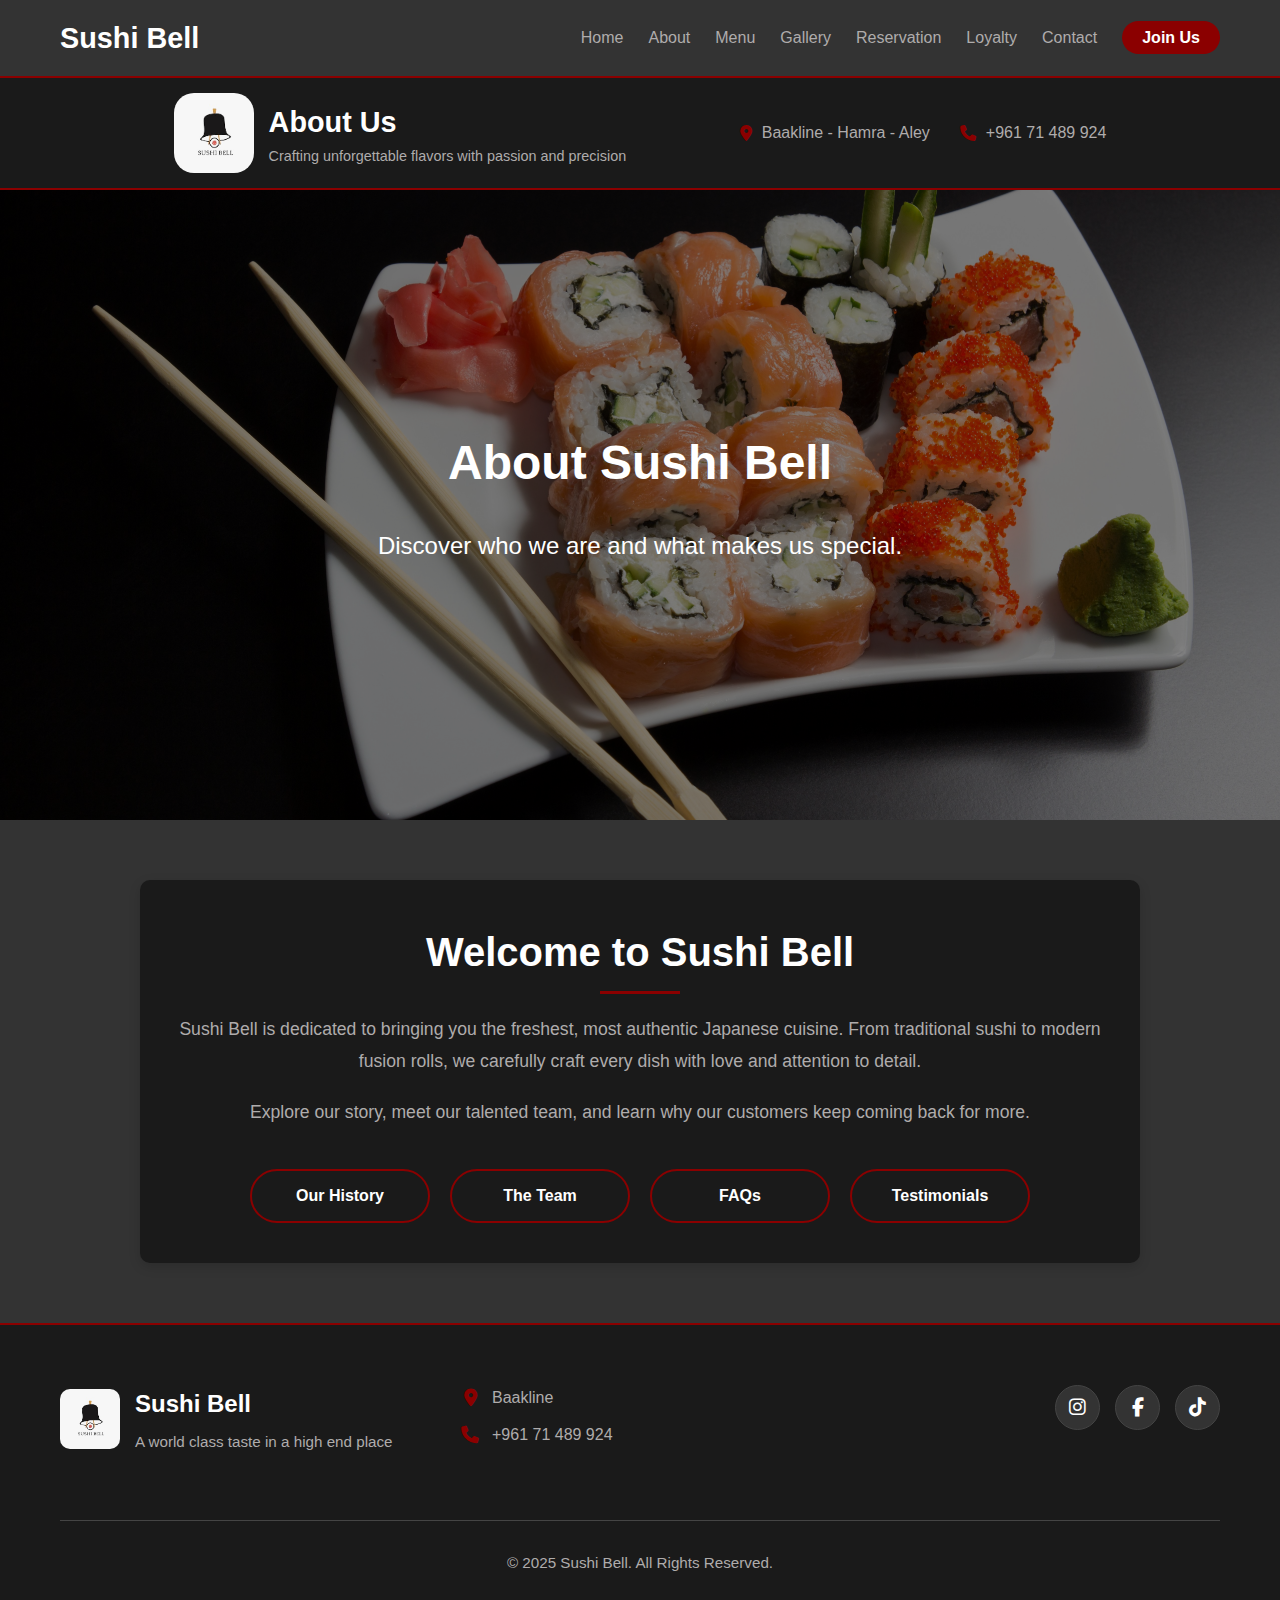
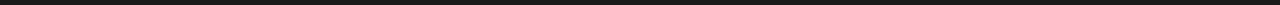
<file: about.html>
<!DOCTYPE html>
<html lang="en">
<head>
    <meta charset="UTF-8">
    <meta name="viewport" content="width=device-width, initial-scale=1.0">
    <title>About - Sushi Bell</title>
    <link rel="icon" type="image/png" href="images/favicon.png">
    <link rel="stylesheet" href="CSS/styles.css">
    <link rel="stylesheet" href="CSS/about.css">
     <link rel="stylesheet" href="https://cdnjs.cloudflare.com/ajax/libs/font-awesome/6.4.0/css/all.min.css">
    <script src="https://ajax.googleapis.com/ajax/libs/jquery/3.7.1/jquery.min.js"></script>
</head>
<body>
  
   <header class="site-header">
    <nav class="navbar">
      <div class="logo"><h2>Sushi Bell</h2></div>

      <ul class="nav-links">
        <li><a href="index.html">Home</a></li>

        <li class="dropdown">
          <a href="about.html">About</a>
          <ul class="dropdown-menu">
            <li><a href="history.html">Our History</a></li>
            <li><a href="team.html">The Team</a></li>
            <li><a href="faq.html">FAQs</a></li>
            <li><a href="testimonials.html">Testimonials</a></li>
          </ul>
        </li>

        <li><a href="menu.html">Menu</a></li>
        <li><a href="gallery.html">Gallery</a></li>
        <li><a href="reservation.html">Reservation</a></li>
        <li><a href="loyalty.html">Loyalty</a></li>
        <li><a href="contact.html">Contact</a></li>
        <li><a href="careers.html" class="order-btn">Join Us</a></li>
      </ul>

      <div class="hamburger">
        <span></span><span></span><span></span>
      </div>
    </nav>
  </header>

  <header>
    <div class="container">
      <div class="header-content">
        <div class="logo">
          <img src="imgs/sushi-bell-logo-print-1.jpeg" alt="sushi bell logo">
          <div class="logo-text">
           <h1>About Us</h1>
<p>Crafting unforgettable flavors with passion and precision</p>

          </div>
        </div>

        <div class="contact-info">
          <div class="contact-item">
            <i class="fas fa-map-marker-alt"></i>
            <span>Baakline - Hamra - Aley</span>
          </div>
          <div class="contact-item">
            <i class="fas fa-phone"></i>
            <span>+961 71 489 924</span>
          </div>
        </div>
      </div>
    </div>
  </header>

    <!-- Hero Section -->
    <section class="hero" style="background: url('images/about-hero.jpg') center/cover no-repeat;">
        <div class="hero-overlay"></div>
        <div class="hero-content">
            <h1>About Sushi Bell</h1>
            <p>Discover who we are and what makes us special.</p>
        </div>
    </section>

    <!-- About Overview -->
    <section class="container about-overview">
        <h2>Welcome to Sushi Bell</h2>
        <p>
            Sushi Bell is dedicated to bringing you the freshest, most authentic Japanese cuisine.  
            From traditional sushi to modern fusion rolls, we carefully craft every dish with love and attention to detail.
        </p>
        <p>
            Explore our story, meet our talented team, and learn why our customers keep coming back for more.
        </p>
        <div class="about-links">
            <a href="history.html" class="btn btn-secondary">Our History</a>
            <a href="team.html" class="btn btn-secondary">The Team</a>
            <a href="faq.html" class="btn btn-secondary">FAQs</a>
            <a href="testimonials.html" class="btn btn-secondary">Testimonials</a>
        </div>
    </section>

      <footer>
        <div class="container">
            <div class="footer-content">
                <div class="footer-info">
                    <div class="footer-logo">
    <div class="logo-image">
        <img src="imgs/sushi-bell-logo-print-1.jpeg" alt="Sushi Bell Logo">
    </div>
    <div class="footer-logo-text">
        <h3>Sushi Bell</h3>
        <p>A world class taste in a high end place</p>
    </div>
</div>
                    <div class="contact-details">
                        <p><i class="fas fa-map-marker-alt"></i> Baakline</p>
                        <p><i class="fas fa-phone"></i> +961 71 489 924</p>
                    </div>
                    <div class="social-icons">
                        <a href="https://www.instagram.com/sushi_bell/?hl=en" target="_blank" rel="noopener noreferrer"><i class="fab fa-instagram"></i></a>
                        <a href="https://www.facebook.com/sushi.bell.lb/" target="_blank" rel="noopener noreferrer"><i class="fab fa-facebook-f"></i></a>
                        <a href="https://www.tiktok.com/@sushi_bell_lb" target="_blank" rel="noopener noreferrer"><i class="fab fa-tiktok"></i></a>
                    </div>
                </div>
                <div class="footer-copyright">
                    <p>&copy; 2025 Sushi Bell. All Rights Reserved.</p>
                </div>
            </div>
        </div>
    </footer>
</body>
</html>
</file>
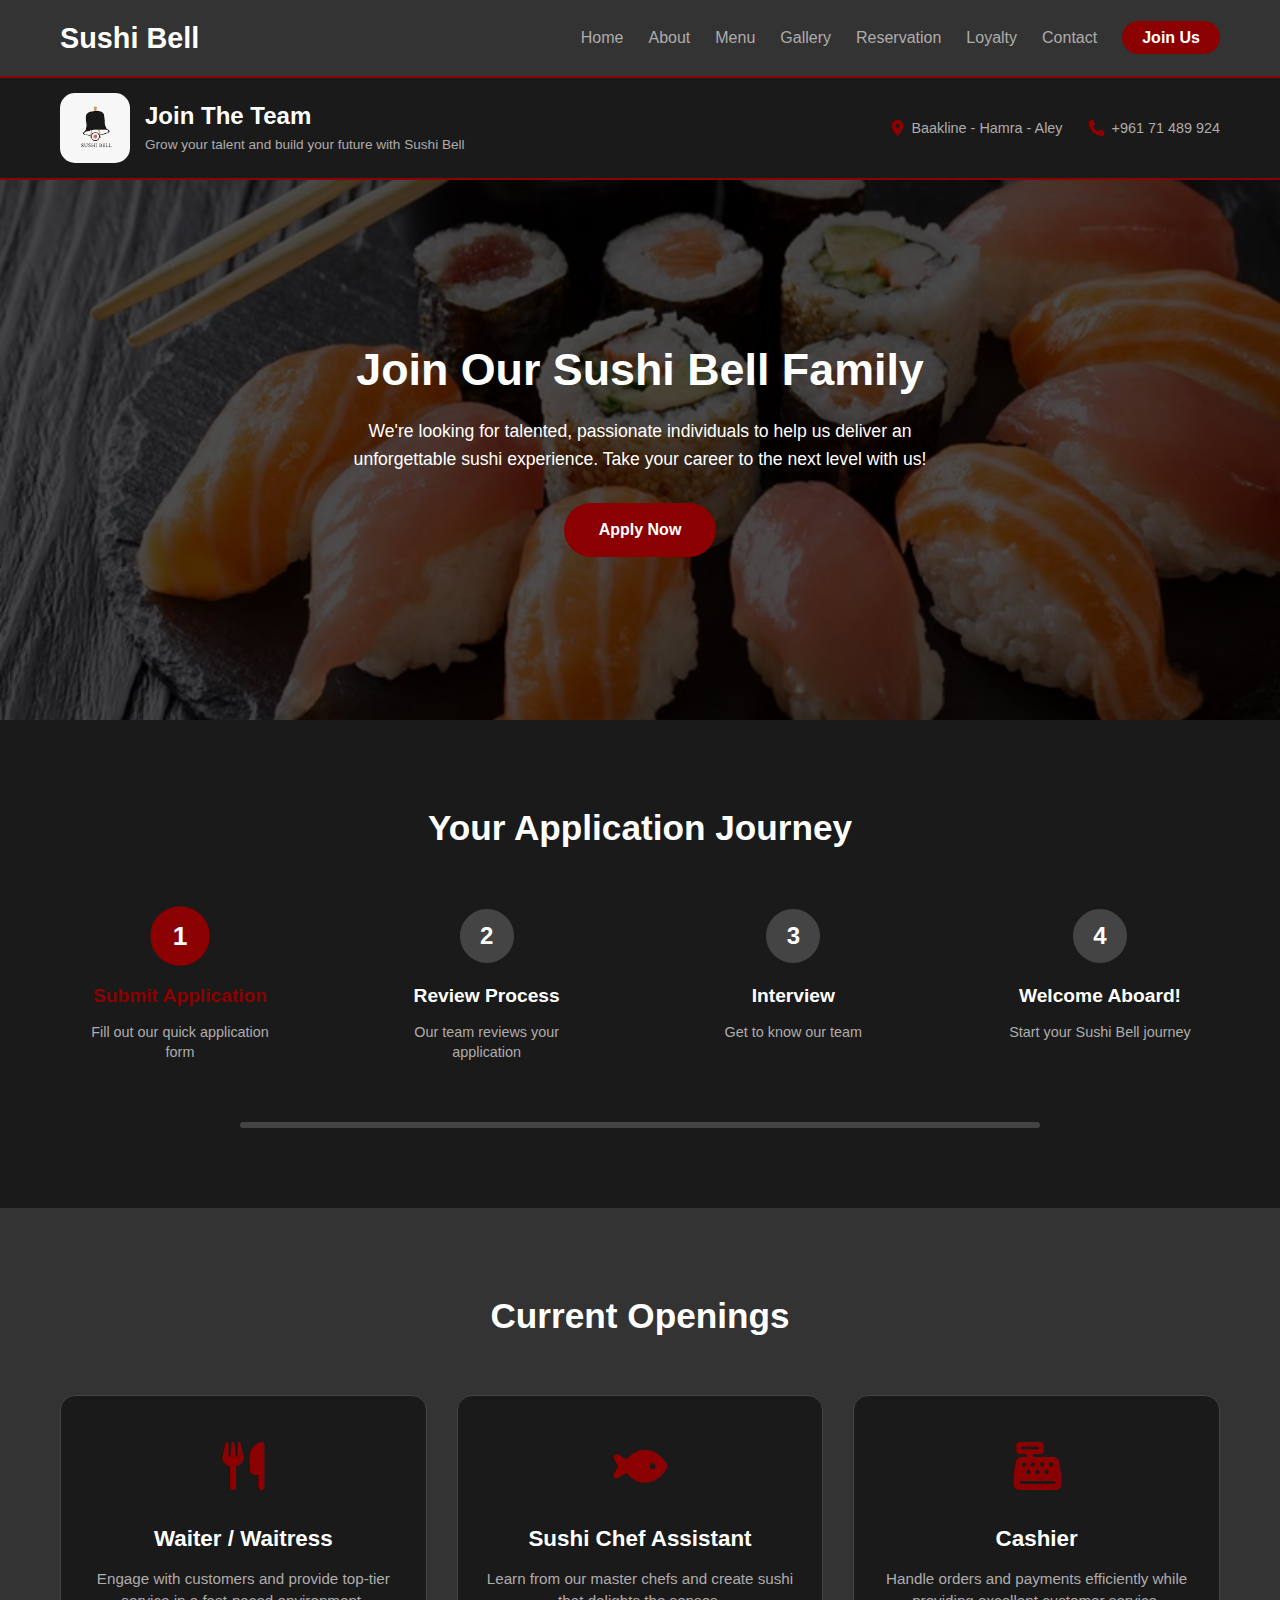
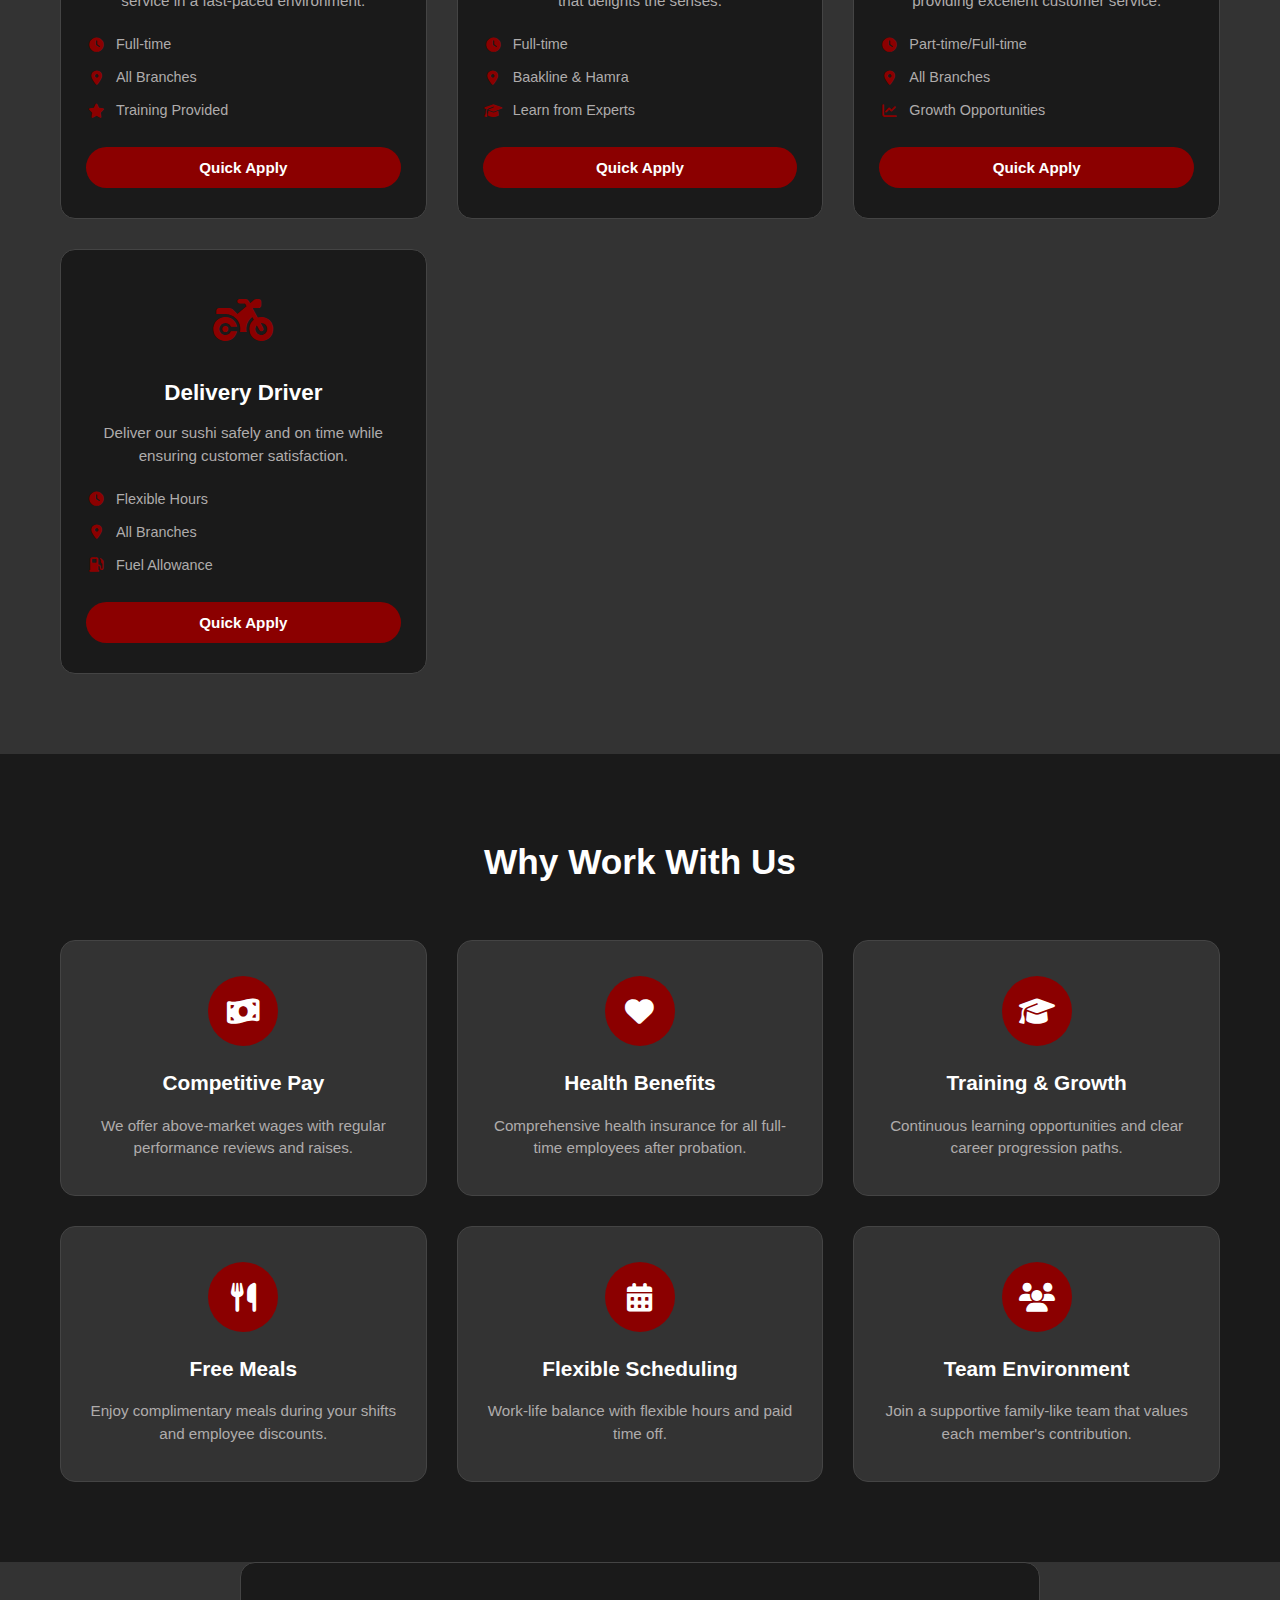
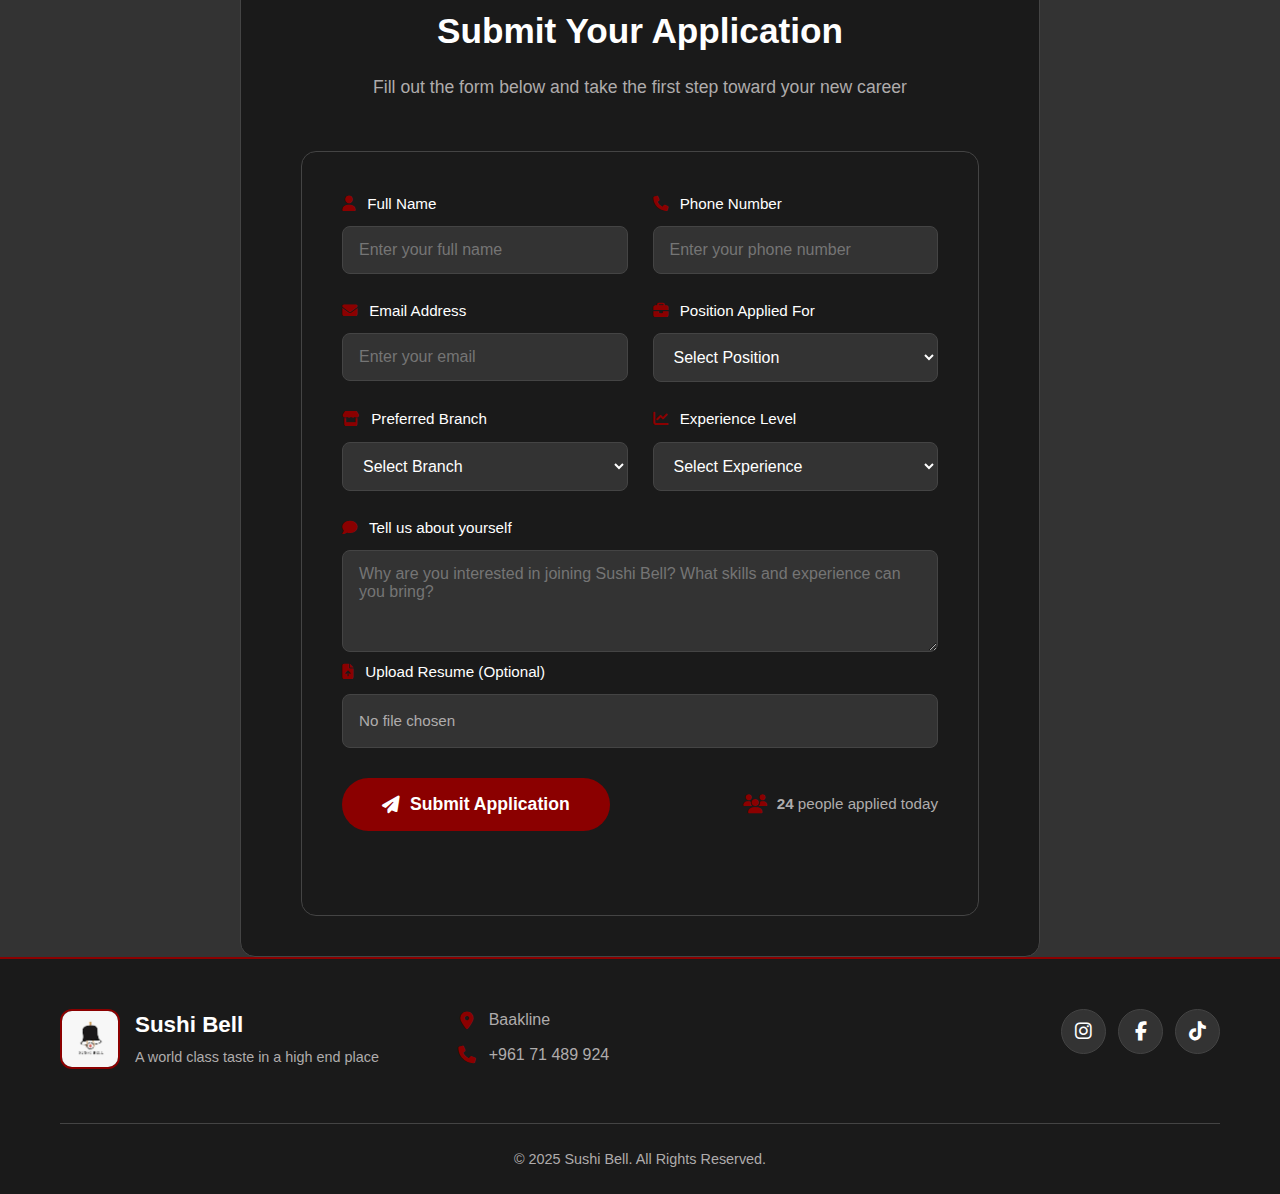
<file: careers.html>
<!DOCTYPE html>
<html lang="en">
<head>
    <meta charset="UTF-8">
    <meta name="viewport" content="width=device-width, initial-scale=1.0">
    <title>Sushi Bell - Join Our Team</title>
    <link rel="stylesheet" href="CSS/careers.css">
    <link rel="stylesheet" href="https://cdnjs.cloudflare.com/ajax/libs/font-awesome/6.4.0/css/all.min.css">
    <link rel="shortcut icon" href="images/favicon.png" type="image/.png">
    <script src="https://ajax.googleapis.com/ajax/libs/jquery/3.7.1/jquery.min.js"></script>
</head>
<body>

    <header class="site-header">
    <nav class="navbar">
      <div class="logo"><h2>Sushi Bell</h2></div>

      <ul class="nav-links">
        <li><a href="index.html">Home</a></li>
        <li class="dropdown">
          <a href="about.html">About</a>
          <ul class="dropdown-menu">
            <li><a href="history.html">Our History</a></li>
            <li><a href="team.html">The Team</a></li>
            <li><a href="faq.html">FAQs</a></li>
            <li><a href="testimonials.html">Testimonials</a></li>
          </ul>
        </li>
        <li><a href="menu.html">Menu</a></li>
        <li><a href="gallery.html">Gallery</a></li>
        <li><a href="reservation.html">Reservation</a></li>
        <li><a href="loyalty.html">Loyalty</a></li>
        <li><a href="contact.html">Contact</a></li>
        <li><a href="careers.html" class="order-btn">Join Us</a></li>
      </ul>

      <div class="hamburger">
        <span></span><span></span><span></span>
      </div>
    </nav>
  </header>

  <header>
    <div class="container">
      <div class="header-content">
        <div class="logo">
          <img src="imgs/sushi-bell-logo-print-1.jpeg" alt="sushi bell logo">
          <div class="logo-text">
            <h2>Join The Team</h2>
            <p>Grow your talent and build your future with Sushi Bell</p>
          </div>
        </div>
        <div class="contact-info">
          <div class="contact-item">
            <i class="fas fa-map-marker-alt"></i>
            <span>Baakline - Hamra - Aley</span>
          </div>
          <div class="contact-item">
            <i class="fas fa-phone"></i>
            <span>+961 71 489 924</span>
          </div>
        </div>
      </div>
    </div>
  </header>

    <main class="careers-page">

        <!-- Hero Section -->
        <section class="careers-hero">
            <div class="container hero-content">
                <h1>Join Our Sushi Bell Family</h1>
                <p>We're looking for talented, passionate individuals to help us deliver an unforgettable sushi experience. Take your career to the next level with us!</p>
                <a href="#careersForm" class="btn btn-primary">Apply Now</a>
            </div>
        </section>

        <!-- Interactive Application Tracker -->
        <section class="application-tracker">
            <div class="container">
                <h2>Your Application Journey</h2>
                <div class="tracker-steps">
                    <div class="tracker-step active" data-step="1">
                        <div class="step-number">1</div>
                        <h3>Submit Application</h3>
                        <p>Fill out our quick application form</p>
                    </div>
                    <div class="tracker-step" data-step="2">
                        <div class="step-number">2</div>
                        <h3>Review Process</h3>
                        <p>Our team reviews your application</p>
                    </div>
                    <div class="tracker-step" data-step="3">
                        <div class="step-number">3</div>
                        <h3>Interview</h3>
                        <p>Get to know our team</p>
                    </div>
                    <div class="tracker-step" data-step="4">
                        <div class="step-number">4</div>
                        <h3>Welcome Aboard!</h3>
                        <p>Start your Sushi Bell journey</p>
                    </div>
                </div>
                <div class="tracker-progress">
                    <div class="progress-bar">
                        <div class="progress-fill" id="trackerProgress" style="width: 0%"></div>
                    </div>
                </div>
            </div>
        </section>

        <!-- Open Positions Section -->
        <section class="careers-open-positions">
            <div class="container">
                <h2>Current Openings</h2>
                <div class="positions-grid">
                    <div class="position-card" data-position="Waiter">
                        <div class="icon"><i class="fas fa-utensils"></i></div>
                        <h3>Waiter / Waitress</h3>
                        <p>Engage with customers and provide top-tier service in a fast-paced environment.</p>
                        <div class="position-details">
                            <div class="detail-item">
                                <i class="fas fa-clock"></i>
                                <span>Full-time</span>
                            </div>
                            <div class="detail-item">
                                <i class="fas fa-map-marker-alt"></i>
                                <span>All Branches</span>
                            </div>
                            <div class="detail-item">
                                <i class="fas fa-star"></i>
                                <span>Training Provided</span>
                            </div>
                        </div>
                        <button class="apply-position-btn" data-position="Waiter">Quick Apply</button>
                    </div>
                    <div class="position-card" data-position="Sushi Assistant">
                        <div class="icon"><i class="fa-solid fa-fish"></i></div>
                        <h3>Sushi Chef Assistant</h3>
                        <p>Learn from our master chefs and create sushi that delights the senses.</p>
                        <div class="position-details">
                            <div class="detail-item">
                                <i class="fas fa-clock"></i>
                                <span>Full-time</span>
                            </div>
                            <div class="detail-item">
                                <i class="fas fa-map-marker-alt"></i>
                                <span>Baakline & Hamra</span>
                            </div>
                            <div class="detail-item">
                                <i class="fas fa-graduation-cap"></i>
                                <span>Learn from Experts</span>
                            </div>
                        </div>
                        <button class="apply-position-btn" data-position="Sushi Assistant">Quick Apply</button>
                    </div>
                    <div class="position-card" data-position="Cashier">
                        <div class="icon"><i class="fas fa-cash-register"></i></div>
                        <h3>Cashier</h3>
                        <p>Handle orders and payments efficiently while providing excellent customer service.</p>
                        <div class="position-details">
                            <div class="detail-item">
                                <i class="fas fa-clock"></i>
                                <span>Part-time/Full-time</span>
                            </div>
                            <div class="detail-item">
                                <i class="fas fa-map-marker-alt"></i>
                                <span>All Branches</span>
                            </div>
                            <div class="detail-item">
                                <i class="fas fa-chart-line"></i>
                                <span>Growth Opportunities</span>
                            </div>
                        </div>
                        <button class="apply-position-btn" data-position="Cashier">Quick Apply</button>
                    </div>
                    <div class="position-card" data-position="Driver">
                        <div class="icon"><i class="fas fa-motorcycle"></i></div>
                        <h3>Delivery Driver</h3>
                        <p>Deliver our sushi safely and on time while ensuring customer satisfaction.</p>
                        <div class="position-details">
                            <div class="detail-item">
                                <i class="fas fa-clock"></i>
                                <span>Flexible Hours</span>
                            </div>
                            <div class="detail-item">
                                <i class="fas fa-map-marker-alt"></i>
                                <span>All Branches</span>
                            </div>
                            <div class="detail-item">
                                <i class="fas fa-gas-pump"></i>
                                <span>Fuel Allowance</span>
                            </div>
                        </div>
                        <button class="apply-position-btn" data-position="Driver">Quick Apply</button>
                    </div>
                </div>
            </div>
        </section>

        <!-- Employee Benefits Section -->
        <section class="employee-benefits">
            <div class="container">
                <h2>Why Work With Us</h2>
                <div class="benefits-grid">
                    <div class="benefit-card">
                        <div class="benefit-icon"><i class="fas fa-money-bill-wave"></i></div>
                        <h3>Competitive Pay</h3>
                        <p>We offer above-market wages with regular performance reviews and raises.</p>
                    </div>
                    <div class="benefit-card">
                        <div class="benefit-icon"><i class="fas fa-heart"></i></div>
                        <h3>Health Benefits</h3>
                        <p>Comprehensive health insurance for all full-time employees after probation.</p>
                    </div>
                    <div class="benefit-card">
                        <div class="benefit-icon"><i class="fas fa-graduation-cap"></i></div>
                        <h3>Training & Growth</h3>
                        <p>Continuous learning opportunities and clear career progression paths.</p>
                    </div>
                    <div class="benefit-card">
                        <div class="benefit-icon"><i class="fas fa-utensils"></i></div>
                        <h3>Free Meals</h3>
                        <p>Enjoy complimentary meals during your shifts and employee discounts.</p>
                    </div>
                    <div class="benefit-card">
                        <div class="benefit-icon"><i class="fas fa-calendar-alt"></i></div>
                        <h3>Flexible Scheduling</h3>
                        <p>Work-life balance with flexible hours and paid time off.</p>
                    </div>
                    <div class="benefit-card">
                        <div class="benefit-icon"><i class="fas fa-users"></i></div>
                        <h3>Team Environment</h3>
                        <p>Join a supportive family-like team that values each member's contribution.</p>
                    </div>
                </div>
            </div>
        </section>

        <!-- Apply Form Section -->
        <section class="careers-apply" id="careersForm">
            <div class="container">
                <h2>Submit Your Application</h2>
                <p class="apply-subtitle">Fill out the form below and take the first step toward your new career</p>
                
                <form id="careersForm">
                    <div class="form-row">
                        <div class="form-group">
                            <label for="applyName"><i class="fas fa-user"></i> Full Name</label>
                            <input type="text" id="applyName" placeholder="Enter your full name" required>
                        </div>
                        <div class="form-group">
                            <label for="applyPhone"><i class="fas fa-phone"></i> Phone Number</label>
                            <input type="tel" id="applyPhone" placeholder="Enter your phone number" required>
                        </div>
                    </div>
                    
                    <div class="form-row">
                        <div class="form-group">
                            <label for="applyEmail"><i class="fas fa-envelope"></i> Email Address</label>
                            <input type="email" id="applyEmail" placeholder="Enter your email">
                        </div>
                        <div class="form-group">
                            <label for="applyPosition"><i class="fas fa-briefcase"></i> Position Applied For</label>
                            <select id="applyPosition" required>
                                <option value="">Select Position</option>
                                <option value="Waiter">Waiter / Waitress</option>
                                <option value="Sushi Assistant">Sushi Chef Assistant</option>
                                <option value="Cashier">Cashier</option>
                                <option value="Driver">Delivery Driver</option>
                            </select>
                        </div>
                    </div>
                    
                    <div class="form-row">
                        <div class="form-group">
                            <label for="applyBranch"><i class="fas fa-store"></i> Preferred Branch</label>
                            <select id="applyBranch" required>
                                <option value="">Select Branch</option>
                                <option value="baakline">Baakline</option>
                                <option value="beirut">Hamra</option>
                                <option value="aley">Aley</option>
                                <option value="any">Any Branch</option>
                            </select>
                        </div>
                        <div class="form-group">
                            <label for="applyExperience"><i class="fas fa-chart-line"></i> Experience Level</label>
                            <select id="applyExperience" required>
                                <option value="">Select Experience</option>
                                <option value="none">No Experience</option>
                                <option value="junior">Junior (1-2 years)</option>
                                <option value="experienced">Experienced (3-5 years)</option>
                                <option value="expert">Expert (5+ years)</option>
                            </select>
                        </div>
                    </div>
                    
                    <div class="form-group full-width">
                        <label for="applyNotes"><i class="fas fa-comment"></i> Tell us about yourself</label>
                        <textarea id="applyNotes" rows="4" placeholder="Why are you interested in joining Sushi Bell? What skills and experience can you bring?"></textarea>
                    </div>
                    
                    <div class="form-group full-width">
                        <label for="applyCV"><i class="fas fa-file-upload"></i> Upload Resume (Optional)</label>
                        <div class="file-upload">
                            <input type="file" id="applyCV" accept=".pdf,.doc,.docx">
                            <div class="file-info" id="fileInfo">No file chosen</div>
                        </div>
                    </div>
                    
                    <div class="form-submit">
                        <button type="submit" class="btn btn-primary">
                            <i class="fas fa-paper-plane"></i> Submit Application
                        </button>
                        <div class="application-counter">
                            <i class="fas fa-users"></i>
                            <span><strong id="applicantCount">24</strong> people applied today</span>
                        </div>
                    </div>
                    <p class="form-message" id="careersMessage"></p>
                </form>
            </div>
        </section>

        <!-- Application Success Overlay (Hidden) -->
        <div class="application-success" id="successOverlay">
            <div class="success-content">
                <div class="success-icon"><i class="fas fa-check-circle"></i></div>
                <h3>Application Submitted!</h3>
                <p>Thank you for applying to join the Sushi Bell family. We'll review your application and contact you soon.</p>
                <div class="success-details">
                    <p><i class="fas fa-clock"></i> Expected response: 3-5 business days</p>
                    <p><i class="fas fa-phone"></i> We'll contact you at: <span id="applicantPhone"></span></p>
                </div>
                <button class="btn" id="closeSuccess">Return to Careers</button>
            </div>
        </div>

    </main>

    <footer>
        <div class="container">
            <div class="footer-content">
                <div class="footer-info">
                    <div class="footer-logo">
                        <div class="logo-image">
                            <img src="imgs/sushi-bell-logo-print-1.jpeg" alt="Sushi Bell Logo">
                        </div>
                        <div class="footer-logo-text">
                            <h3>Sushi Bell</h3>
                            <p>A world class taste in a high end place</p>
                        </div>
                    </div>
                    <div class="contact-details">
                        <p><i class="fas fa-map-marker-alt"></i> Baakline</p>
                        <p><i class="fas fa-phone"></i> +961 71 489 924</p>
                    </div>
                    <div class="social-icons">
                        <a href="https://www.instagram.com/sushi_bell/?hl=en" target="_blank" rel="noopener noreferrer"><i class="fab fa-instagram"></i></a>
                        <a href="https://www.facebook.com/sushi.bell.lb/" target="_blank" rel="noopener noreferrer"><i class="fab fa-facebook-f"></i></a>
                        <a href="https://www.tiktok.com/@sushi_bell_lb" target="_blank" rel="noopener noreferrer"><i class="fab fa-tiktok"></i></a>
                    </div>
                </div>
                <div class="footer-copyright">
                    <p>&copy; 2025 Sushi Bell. All Rights Reserved.</p>
                </div>
            </div>
        </div>
    </footer>
    <script src="JS/careers.js"></script>
</body>
</html>
</file>
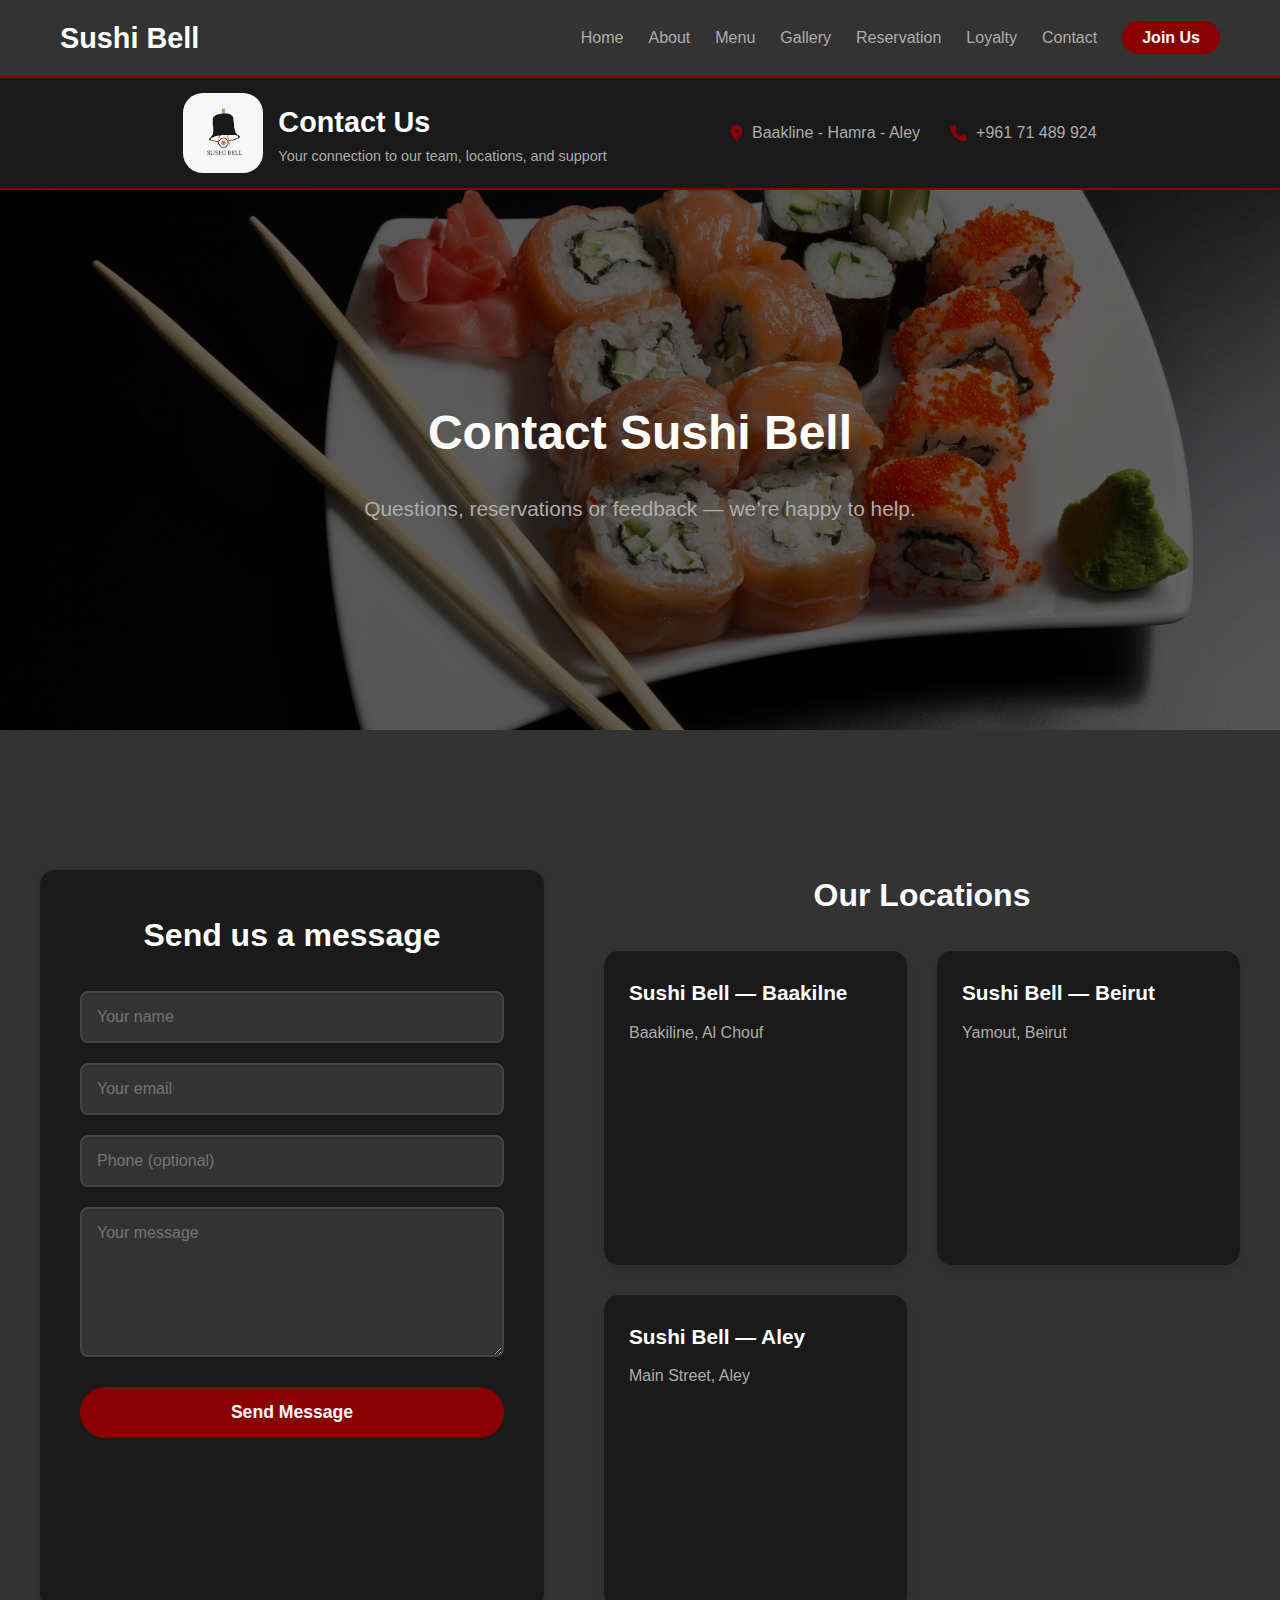
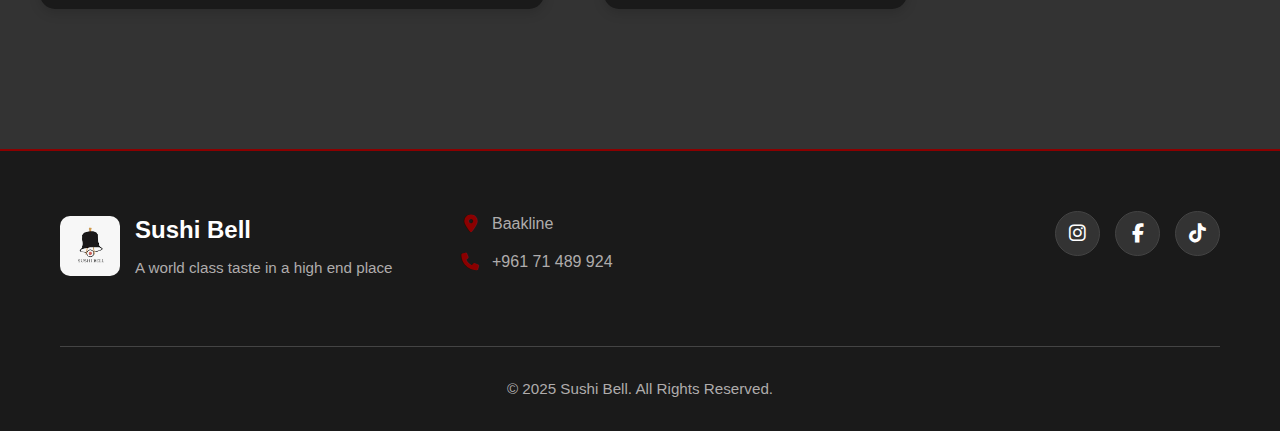
<file: contact.html>
<!DOCTYPE html>
<html lang="en">
<head>
  <meta charset="utf-8" />
  <meta name="viewport" content="width=device-width,initial-scale=1" />
  <title>Sushi Bell — Contact</title>
  <link rel="stylesheet" href="CSS/contact.css">
   <link rel="stylesheet" href="https://cdnjs.cloudflare.com/ajax/libs/font-awesome/6.4.0/css/all.min.css">
   <link rel="shortcut icon" href="images/favicon.png" type="image/.png">
  <script src="https://ajax.googleapis.com/ajax/libs/jquery/3.7.1/jquery.min.js"></script>
</head>
<body>

  <header class="site-header">
    <nav class="navbar">
      <div class="logo"><h2>Sushi Bell</h2></div>

      <ul class="nav-links">
        <li><a href="index.html">Home</a></li>

        <li class="dropdown">
          <a href="about.html">About</a>
          <ul class="dropdown-menu">
            <li><a href="history.html">Our History</a></li>
            <li><a href="team.html">The Team</a></li>
            <li><a href="faq.html">FAQs</a></li>
            <li><a href="testimonials.html">Testimonials</a></li>
          </ul>
        </li>

        <li><a href="menu.html">Menu</a></li>
        <li><a href="gallery.html">Gallery</a></li>
        <li><a href="reservation.html">Reservation</a></li>
        <li><a href="loyalty.html">Loyalty</a></li>
        <li><a href="contact.html">Contact</a></li>
        <li><a href="careers.html" class="order-btn">Join Us</a></li>
      </ul>

      <div class="hamburger">
        <span></span><span></span><span></span>
      </div>
    </nav>
  </header>

  <header>
    <div class="container">
      <div class="header-content">
        <div class="logo">
          <img src="imgs/sushi-bell-logo-print-1.jpeg" alt="sushi bell logo">
          <div class="logo-text">
            <h2>Contact Us</h2>
<p>Your connection to our team, locations, and support</p>

          </div>
        </div>

        <div class="contact-info">
          <div class="contact-item">
            <i class="fas fa-map-marker-alt"></i>
            <span>Baakline - Hamra - Aley</span>
          </div>
          <div class="contact-item">
            <i class="fas fa-phone"></i>
            <span>+961 71 489 924</span>
          </div>
        </div>
      </div>
    </div>
  </header>

  <!-- HERO -->
  <section class="hero about-hero" style="background: url('images/about-hero.jpg') center/cover no-repeat;">
    <div class="hero-overlay"></div>
    <div class="hero-content">
      <h1 class="fade-in">Contact Sushi Bell</h1>
      <p class="fade-in">Questions, reservations or feedback — we’re happy to help.</p>
    </div>
  </section>

  <!-- CONTACT FORM + MAPS -->
  <main class="contact-section">
    <div class="contact-wrapper">

      <!-- FORM -->
      <aside class="contact-form" aria-labelledby="contact-title">
        <h2 id="contact-title">Send us a message</h2>

        <form id="contactForm" novalidate>
          <input id="name" name="name" type="text" placeholder="Your name" required>
          <input id="email" name="email" type="email" placeholder="Your email" required>
          <input id="phone" name="phone" type="tel" placeholder="Phone (optional)">
          <textarea id="message" name="message" placeholder="Your message" required></textarea>

          <button type="submit" class="btn submit-btn">Send Message</button>
          <p class="form-status" aria-live="polite"></p>
        </form>
      </aside>

      <!-- THREE LOCATIONS -->
      <section class="locations">
        <h2>Our Locations</h2>
        <div class="locations-container">
          <!-- Beirut -->
          <div class="location-card">
            <h3>Sushi Bell — Baakilne</h3>
            <p>Baakiline, Al Chouf</p>
            <iframe src="https://www.google.com/maps?q=33.6806213,35.5723615&hl=es;z=15&output=embed" allowfullscreen="" loading="lazy"></iframe>
          </div>

          <!-- Jounieh -->
          <div class="location-card">
            <h3>Sushi Bell — Beirut</h3>
            <p>Yamout, Beirut</p>
            <iframe src="https://www.google.com/maps?q=33.8967325,35.4789077&hl=es;z=15&output=embed" allowfullscreen="" loading="lazy"></iframe>
          </div>

          <!-- Aley -->
          <div class="location-card">
            <h3>Sushi Bell — Aley</h3>
            <p>Main Street, Aley</p>
            <iframe src="https://www.google.com/maps?q=33.8122673,35.607066&hl=es;z=15&output=embed" allowfullscreen="" loading="lazy"></iframe>
          </div>
        </div>
      </section>

    </div>
  </main>

    <footer>
        <div class="container">
            <div class="footer-content">
                <div class="footer-info">
                    <div class="footer-logo">
    <div class="logo-image">
        <img src="imgs/sushi-bell-logo-print-1.jpeg" alt="Sushi Bell Logo">
    </div>
    <div class="footer-logo-text">
        <h3>Sushi Bell</h3>
        <p>A world class taste in a high end place</p>
    </div>
</div>
                    <div class="contact-details">
                        <p><i class="fas fa-map-marker-alt"></i> Baakline</p>
                        <p><i class="fas fa-phone"></i> +961 71 489 924</p>
                    </div>
                    <div class="social-icons">
                        <a href="https://www.instagram.com/sushi_bell/?hl=en" target="_blank" rel="noopener noreferrer"><i class="fab fa-instagram"></i></a>
                        <a href="https://www.facebook.com/sushi.bell.lb/" target="_blank" rel="noopener noreferrer"><i class="fab fa-facebook-f"></i></a>
                        <a href="https://www.tiktok.com/@sushi_bell_lb" target="_blank" rel="noopener noreferrer"><i class="fab fa-tiktok"></i></a>
                    </div>
                </div>
                <div class="footer-copyright">
                    <p>&copy; 2025 Sushi Bell. All Rights Reserved.</p>
                </div>
            </div>
        </div>
    </footer>

    <script src="JS/contact.js"></script>

</body>
</html>
</file>
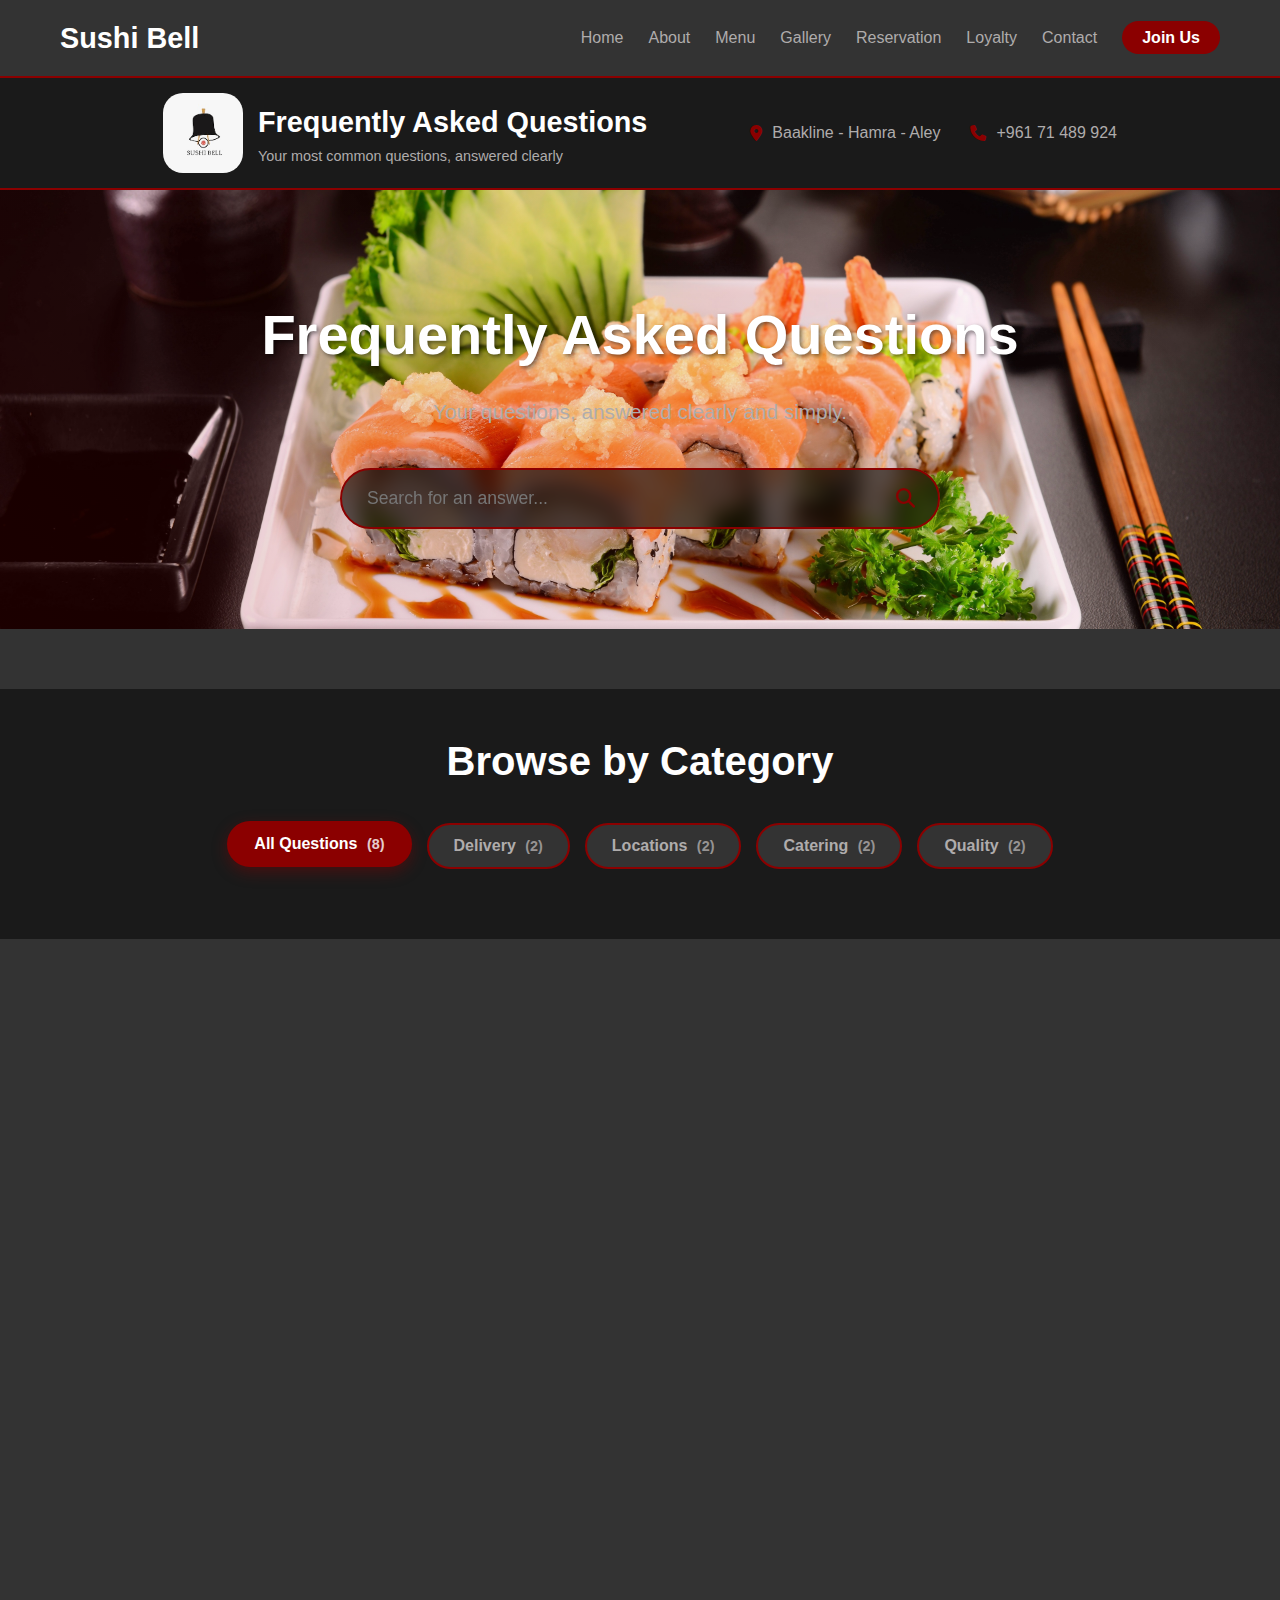
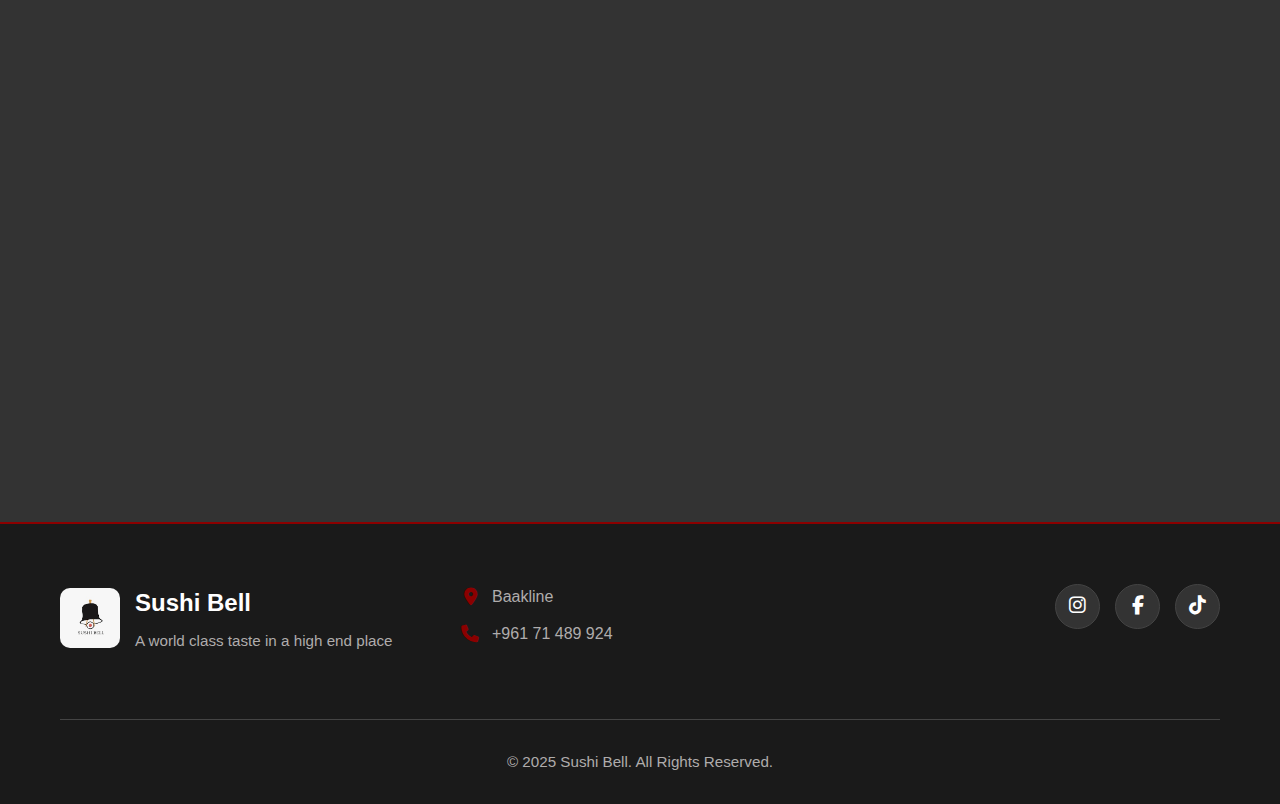
<file: faq.html>
<!DOCTYPE html>
<html lang="en">
<head>
    <meta charset="UTF-8">
    <meta name="viewport" content="width=device-width, initial-scale=1.0">
    <title>FAQ – Sushi Bell</title>
    <link rel="stylesheet" href="CSS/faq.css">
    <link rel="preconnect" href="https://fonts.googleapis.com">
     <link rel="stylesheet" href="https://cdnjs.cloudflare.com/ajax/libs/font-awesome/6.4.0/css/all.min.css">
     <script src="https://ajax.googleapis.com/ajax/libs/jquery/3.7.1/jquery.min.js"></script>
</head>

<body>

  <header class="site-header">
    <nav class="navbar">
      <div class="logo"><h2>Sushi Bell</h2></div>

      <ul class="nav-links">
        <li><a href="index.html">Home</a></li>

        <li class="dropdown">
          <a href="about.html">About</a>
          <ul class="dropdown-menu">
            <li><a href="history.html">Our History</a></li>
            <li><a href="team.html">The Team</a></li>
            <li><a href="faq.html">FAQs</a></li>
            <li><a href="testimonials.html">Testimonials</a></li>
          </ul>
        </li>

        <li><a href="menu.html">Menu</a></li>
        <li><a href="gallery.html">Gallery</a></li>
        <li><a href="reservation.html">Reservation</a></li>
        <li><a href="loyalty.html">Loyalty</a></li>
        <li><a href="contact.html">Contact</a></li>
        <li><a href="careers.html" class="order-btn">Join Us</a></li>
      </ul>

      <div class="hamburger">
        <span></span><span></span><span></span>
      </div>
    </nav>
  </header>

  <header>
    <div class="container">
      <div class="header-content">
        <div class="logo">
          <img src="imgs/sushi-bell-logo-print-1.jpeg" alt="sushi bell logo">
          <div class="logo-text">
            <h2>Frequently Asked Questions</h2>
<p>Your most common questions, answered clearly</p>
          </div>
        </div>

        <div class="contact-info">
          <div class="contact-item">
            <i class="fas fa-map-marker-alt"></i>
            <span>Baakline - Hamra - Aley</span>
          </div>
          <div class="contact-item">
            <i class="fas fa-phone"></i>
            <span>+961 71 489 924</span>
          </div>
        </div>
      </div>
    </div>
  </header>

<!-- HERO -->
<section class="faq-hero fade-in" style="background: url('images/faq-hero.jpg') center/cover no-repeat;">
    <div class="container">
        <h1>Frequently Asked Questions</h1>
        <p>Your questions, answered clearly and simply.</p>

        <div class="faq-search">
            <input type="text" id="faqSearch" placeholder="Search for an answer...">
        </div>
    </div>
</section>

<!-- FAQ ITEMS -->
<section class="faq-section fade-in">
    <div class="container">

        <div class="faq-item">
            <div class="faq-question">
                <h3>Do you offer delivery?</h3>
                <span class="arrow">+</span>
            </div>
            <div class="faq-answer">
                <p>Yes! Sushi Bell delivers to most areas through our in-house riders and partnered services like Toters.</p>
            </div>
        </div>

        <div class="faq-item">
            <div class="faq-question">
                <h3>Where are your branches located?</h3>
                <span class="arrow">+</span>
            </div>
            <div class="faq-answer">
                <p>We currently operate in Baabda, Beirut, and Aley. Visit each location page for details.</p>
            </div>
        </div>

        <div class="faq-item">
            <div class="faq-question">
                <h3>Do you offer catering?</h3>
                <span class="arrow">+</span>
            </div>
            <div class="faq-answer">
                <p>Absolutely! We cater birthdays, office events, and private gatherings. Custom platters also available.</p>
            </div>
        </div>

        <div class="faq-item">
            <div class="faq-question">
                <h3>Is your sushi fresh?</h3>
                <span class="arrow">+</span>
            </div>
            <div class="faq-answer">
                <p>We prepare all sushi fresh upon order using high-quality imported ingredients.</p>
            </div>
        </div>

    </div>
</section>

<!-- CTA -->
<section class="faq-cta fade-in">
    <div class="container">
        <h2>Didn't find what you're looking for?</h2>
        <a href="contact.html" class="btn">Contact Us</a>
    </div>
</section>

  <footer>
        <div class="container">
            <div class="footer-content">
                <div class="footer-info">
                    <div class="footer-logo">
    <div class="logo-image">
        <img src="imgs/sushi-bell-logo-print-1.jpeg" alt="Sushi Bell Logo">
    </div>
    <div class="footer-logo-text">
        <h3>Sushi Bell</h3>
        <p>A world class taste in a high end place</p>
    </div>
</div>
                    <div class="contact-details">
                        <p><i class="fas fa-map-marker-alt"></i> Baakline</p>
                        <p><i class="fas fa-phone"></i> +961 71 489 924</p>
                    </div>
                    <div class="social-icons">
                        <a href="https://www.instagram.com/sushi_bell/?hl=en" target="_blank" rel="noopener noreferrer"><i class="fab fa-instagram"></i></a>
                        <a href="https://www.facebook.com/sushi.bell.lb/" target="_blank" rel="noopener noreferrer"><i class="fab fa-facebook-f"></i></a>
                        <a href="https://www.tiktok.com/@sushi_bell_lb" target="_blank" rel="noopener noreferrer"><i class="fab fa-tiktok"></i></a>
                    </div>
                </div>
                <div class="footer-copyright">
                    <p>&copy; 2025 Sushi Bell. All Rights Reserved.</p>
                </div>
            </div>
        </div>
    </footer>
<script src="JS/faq.js"></script>
</body>
</html>
</file>
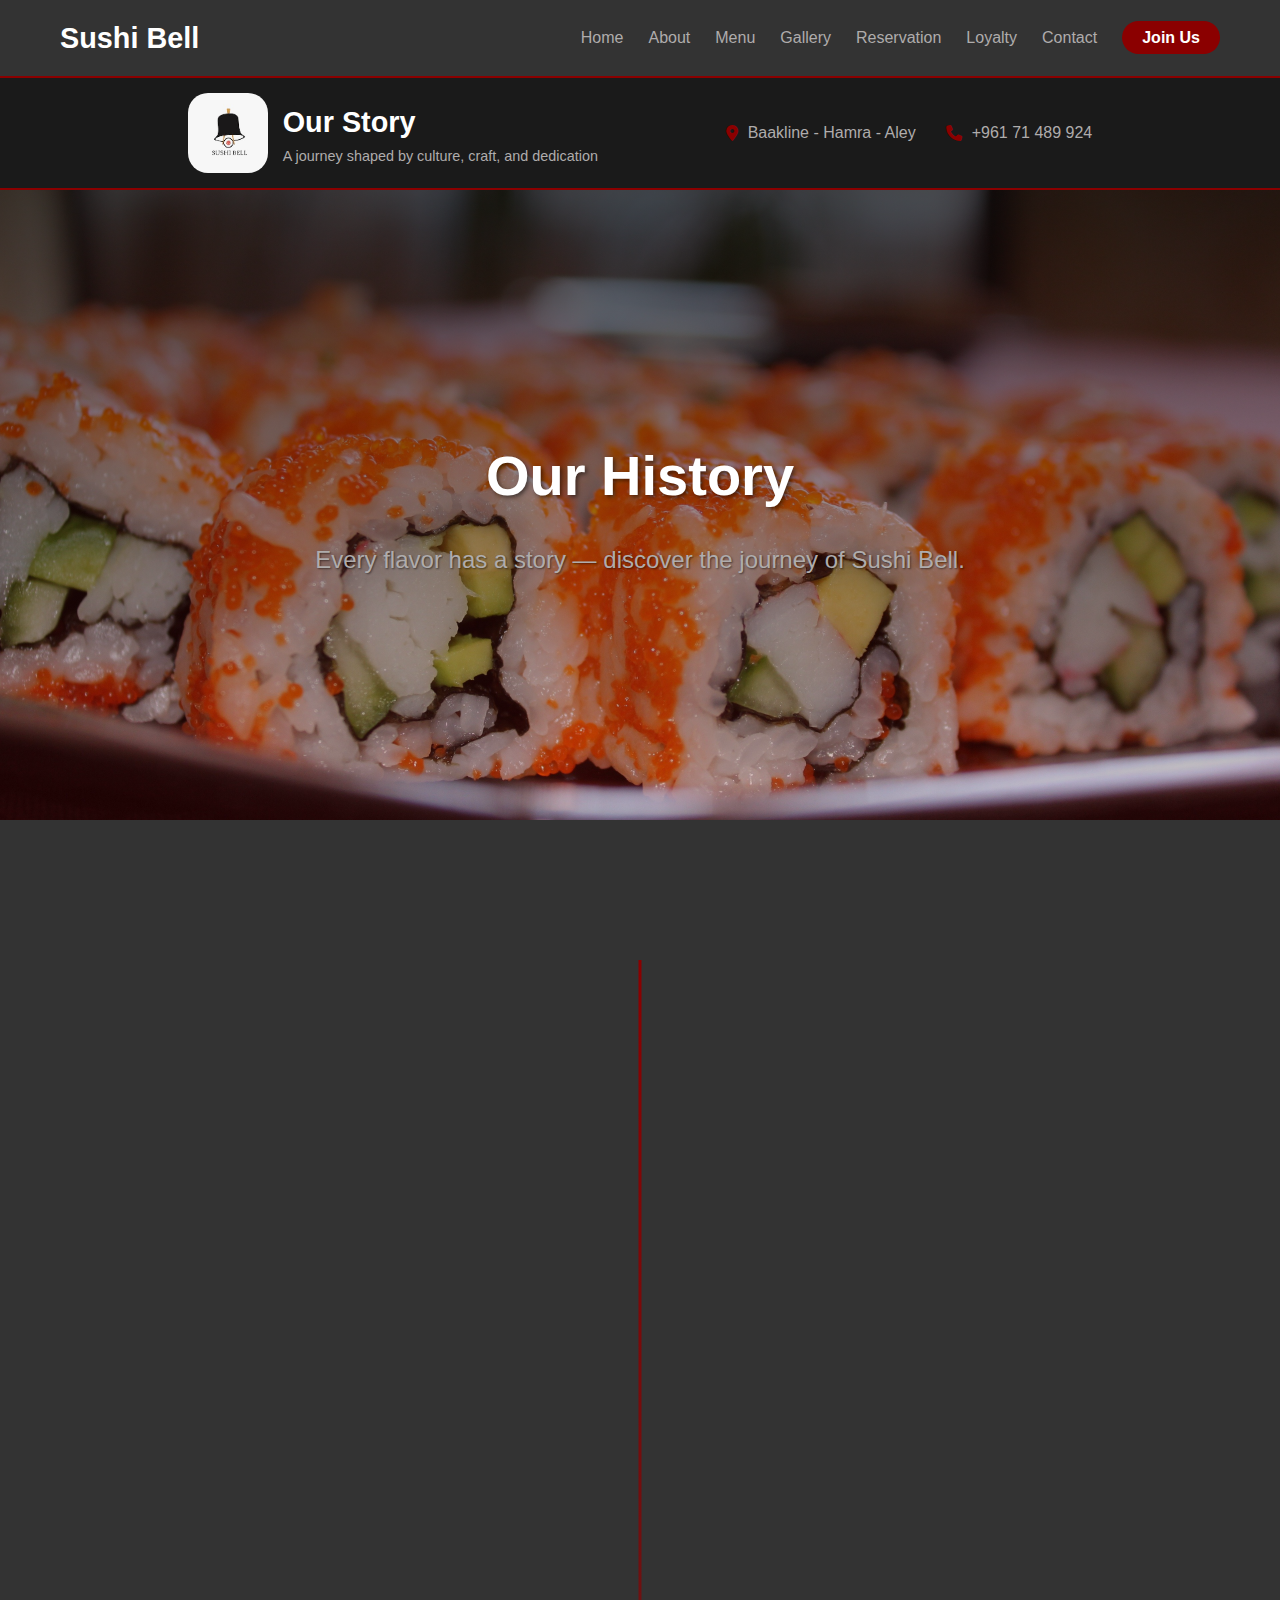
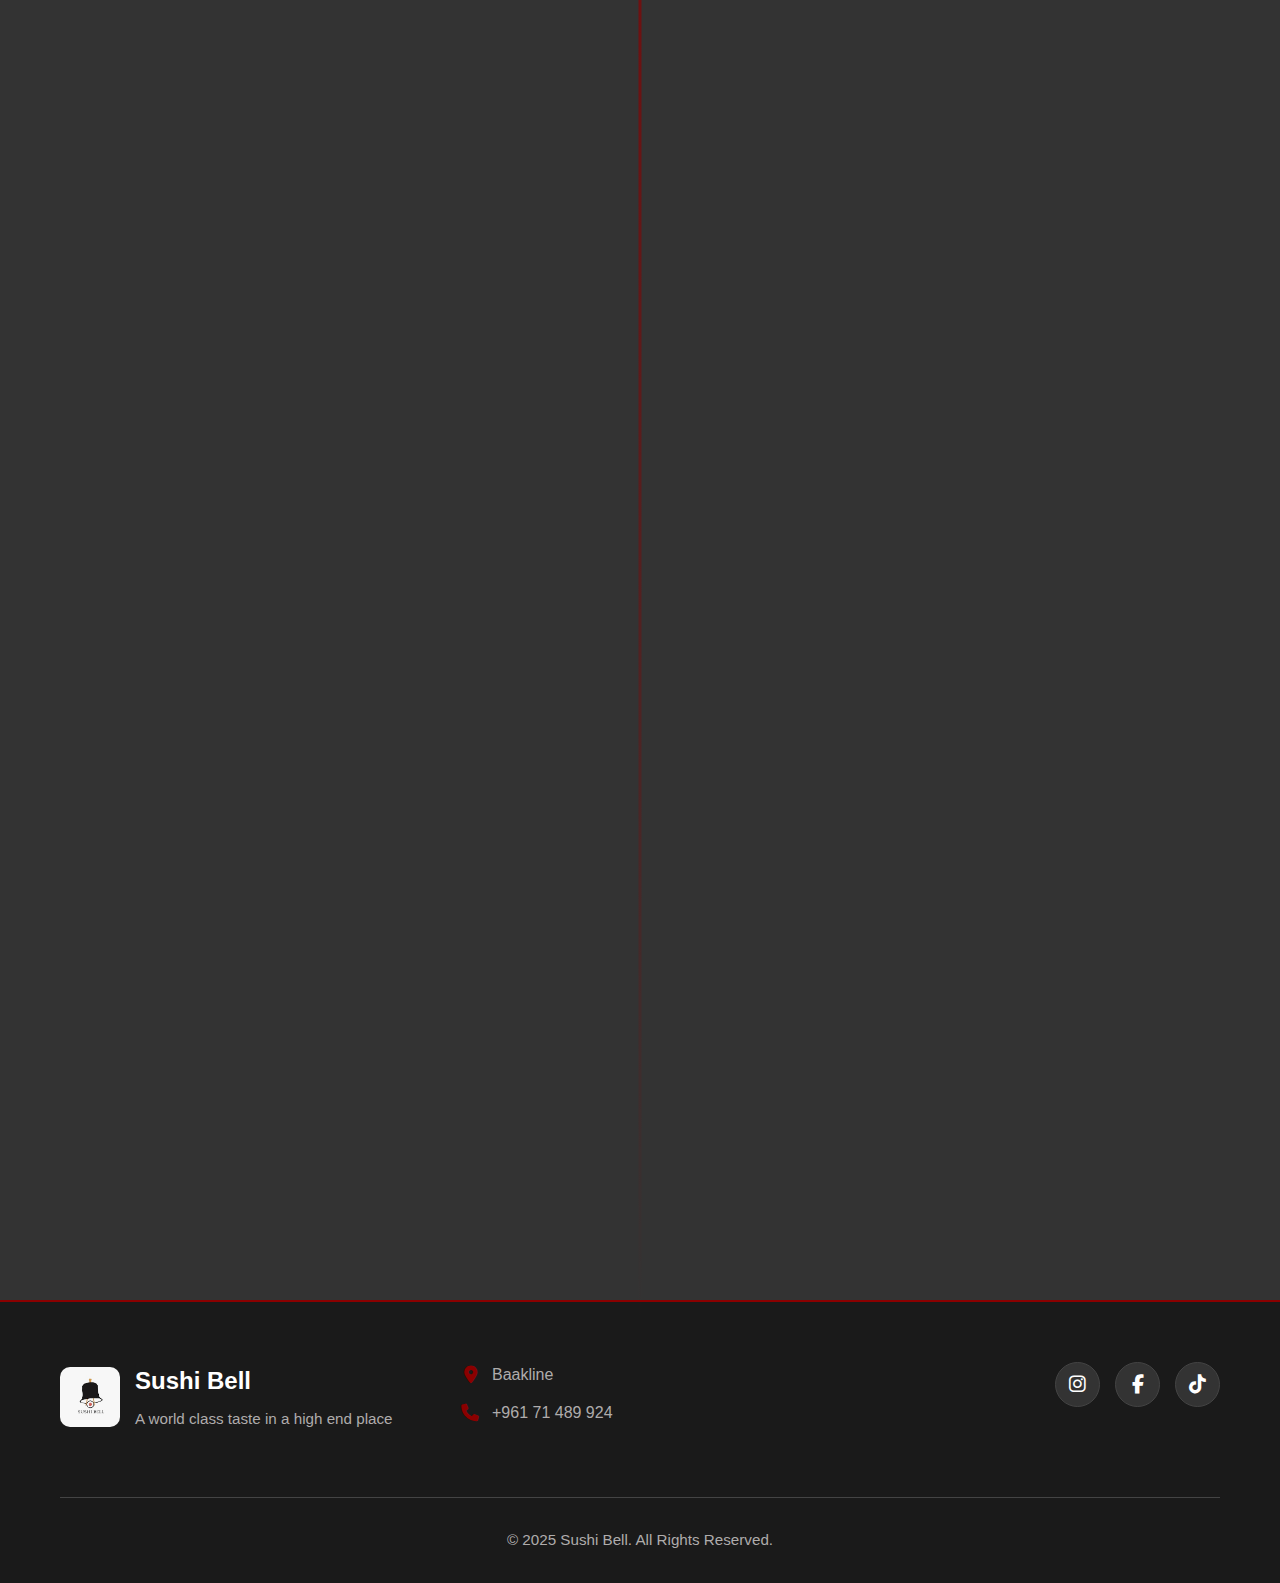
<file: history.html>
<!DOCTYPE html>
<html lang="en">
<head>
    <meta charset="UTF-8">
    <meta name="viewport" content="width=device-width, initial-scale=1.0">
    <title>Sushi Bell - Our History</title>

    <link rel="stylesheet" href="CSS/history.css">
    <link rel="stylesheet" href="https://cdnjs.cloudflare.com/ajax/libs/font-awesome/6.4.0/css/all.min.css">
    <script src="https://ajax.googleapis.com/ajax/libs/jquery/3.7.1/jquery.min.js"></script>
</head>

<body>

   <header class="site-header">
    <nav class="navbar">
      <div class="logo"><h2>Sushi Bell</h2></div>

      <ul class="nav-links">
        <li><a href="index.html">Home</a></li>

        <li class="dropdown">
          <a href="about.html">About</a>
          <ul class="dropdown-menu">
            <li><a href="history.html">Our History</a></li>
            <li><a href="team.html">The Team</a></li>
            <li><a href="faq.html">FAQs</a></li>
            <li><a href="testimonials.html">Testimonials</a></li>
          </ul>
        </li>

        <li><a href="menu.html">Menu</a></li>
        <li><a href="gallery.html">Gallery</a></li>
        <li><a href="reservation.html">Reservation</a></li>
        <li><a href="loyalty.html">Loyalty</a></li>
        <li><a href="contact.html">Contact</a></li>
        <li><a href="careers.html" class="order-btn">Join Us</a></li>
      </ul>

      <div class="hamburger">
        <span></span><span></span><span></span>
      </div>
    </nav>
  </header>

  <header>
    <div class="container">
      <div class="header-content">
        <div class="logo">
          <img src="imgs/sushi-bell-logo-print-1.jpeg" alt="sushi bell logo">
          <div class="logo-text">
           <h2>Our Story</h2>
<p>A journey shaped by culture, craft, and dedication</p>

          </div>
        </div>

        <div class="contact-info">
          <div class="contact-item">
            <i class="fas fa-map-marker-alt"></i>
            <span>Baakline - Hamra - Aley</span>
          </div>
          <div class="contact-item">
            <i class="fas fa-phone"></i>
            <span>+961 71 489 924</span>
          </div>
        </div>
      </div>
    </div>
  </header>

    <!-- ========================= -->
    <!--       HISTORY CONTENT     -->
    <!-- ========================= -->
    <section class="history-hero" style="background: url('images/history-hero.jpg') center/cover no-repeat;">
        <div class="history-hero-overlay"></div>
        <div class="history-hero-content">
            <h1>Our History</h1>
            <p>Every flavor has a story — discover the journey of Sushi Bell.</p>
        </div>
    </section>

    <section class="history-section">
        <div class="container">

            <div class="history-block fade-in">
                <div class="history-image">
                    <img src="images/history1.jpeg" alt="Sushi Bell Origins">
                </div>
                <div class="history-text">
                    <h2>The Beginning</h2>
                    <p>
                        Sushi Bell started as a small idea: to bring authentic, high-quality sushi to Lebanon without
                        compromising freshness or craftsmanship. What began as a passion for Japanese cuisine soon became
                        a culinary vision that shaped the Sushi Bell experience.
                    </p>
                </div>
            </div>

            <div class="history-block reverse fade-in">
                <div class="history-image">
                    <img src="images/history2.jpg" alt="Growth and Expansion">
                </div>
                <div class="history-text">
                    <h2>Growth & Expansion</h2>
                    <p>
                        From Baakline to Aley and finally to Hamra, Sushi Bell grew rapidly while keeping its
                        uncompromising standards. Each new location brought a wave of fresh customers who quickly became
                        loyal fans.
                    </p>
                </div>
            </div>

            <div class="history-block fade-in">
                <div class="history-image">
                    <img src="images/history3.jpg" alt="Modern Sushi Craft">
                </div>
                <div class="history-text">
                    <h2>Crafting Modern Sushi</h2>
                    <p>
                        Combining traditional Japanese techniques with modern Lebanese creativity, Sushi Bell became known
                        for its bold flavors, fresh ingredients, and signature rolls that you won’t find anywhere else.
                    </p>
                </div>
            </div>

            <div class="history-block reverse fade-in">
                <div class="history-image">
                    <img src="images/history4.jpg" alt="Our Vision">
                </div>
                <div class="history-text">
                    <h2>Our Vision</h2>
                    <p>
                        Today, Sushi Bell continues to innovate and push the boundaries of what sushi can be — always
                        prioritizing quality, freshness, and a high-end dining experience.
                    </p>
                </div>
            </div>

        </div>
    </section>


    <!-- FOOTER (EXACT SAME AS YOUR ORIGINAL) -->
    <footer>
        <div class="container">
            <div class="footer-content">
                <div class="footer-info">

                    <div class="footer-logo">
                        <div class="logo-image">
                            <img src="imgs/sushi-bell-logo-print-1.jpeg" alt="Sushi Bell Logo">
                        </div>
                        <div class="footer-logo-text">
                            <h3>Sushi Bell</h3>
                            <p>A world class taste in a high end place</p>
                        </div>
                    </div>

                    <div class="contact-details">
                        <p><i class="fas fa-map-marker-alt"></i> Baakline</p>
                        <p><i class="fas fa-phone"></i> +961 71 489 924</p>
                    </div>

                    <div class="social-icons">
                        <a href="#"><i class="fab fa-instagram"></i></a>
                        <a href="#"><i class="fab fa-facebook-f"></i></a>
                        <a href="#"><i class="fab fa-tiktok"></i></a>
                    </div>
                </div>

                <div class="footer-copyright">
                    <p>&copy; 2025 Sushi Bell. All Rights Reserved.</p>
                </div>
            </div>
        </div>
    </footer>

    <script src="JS/history.js"></script>
</body>
</html>
</file>
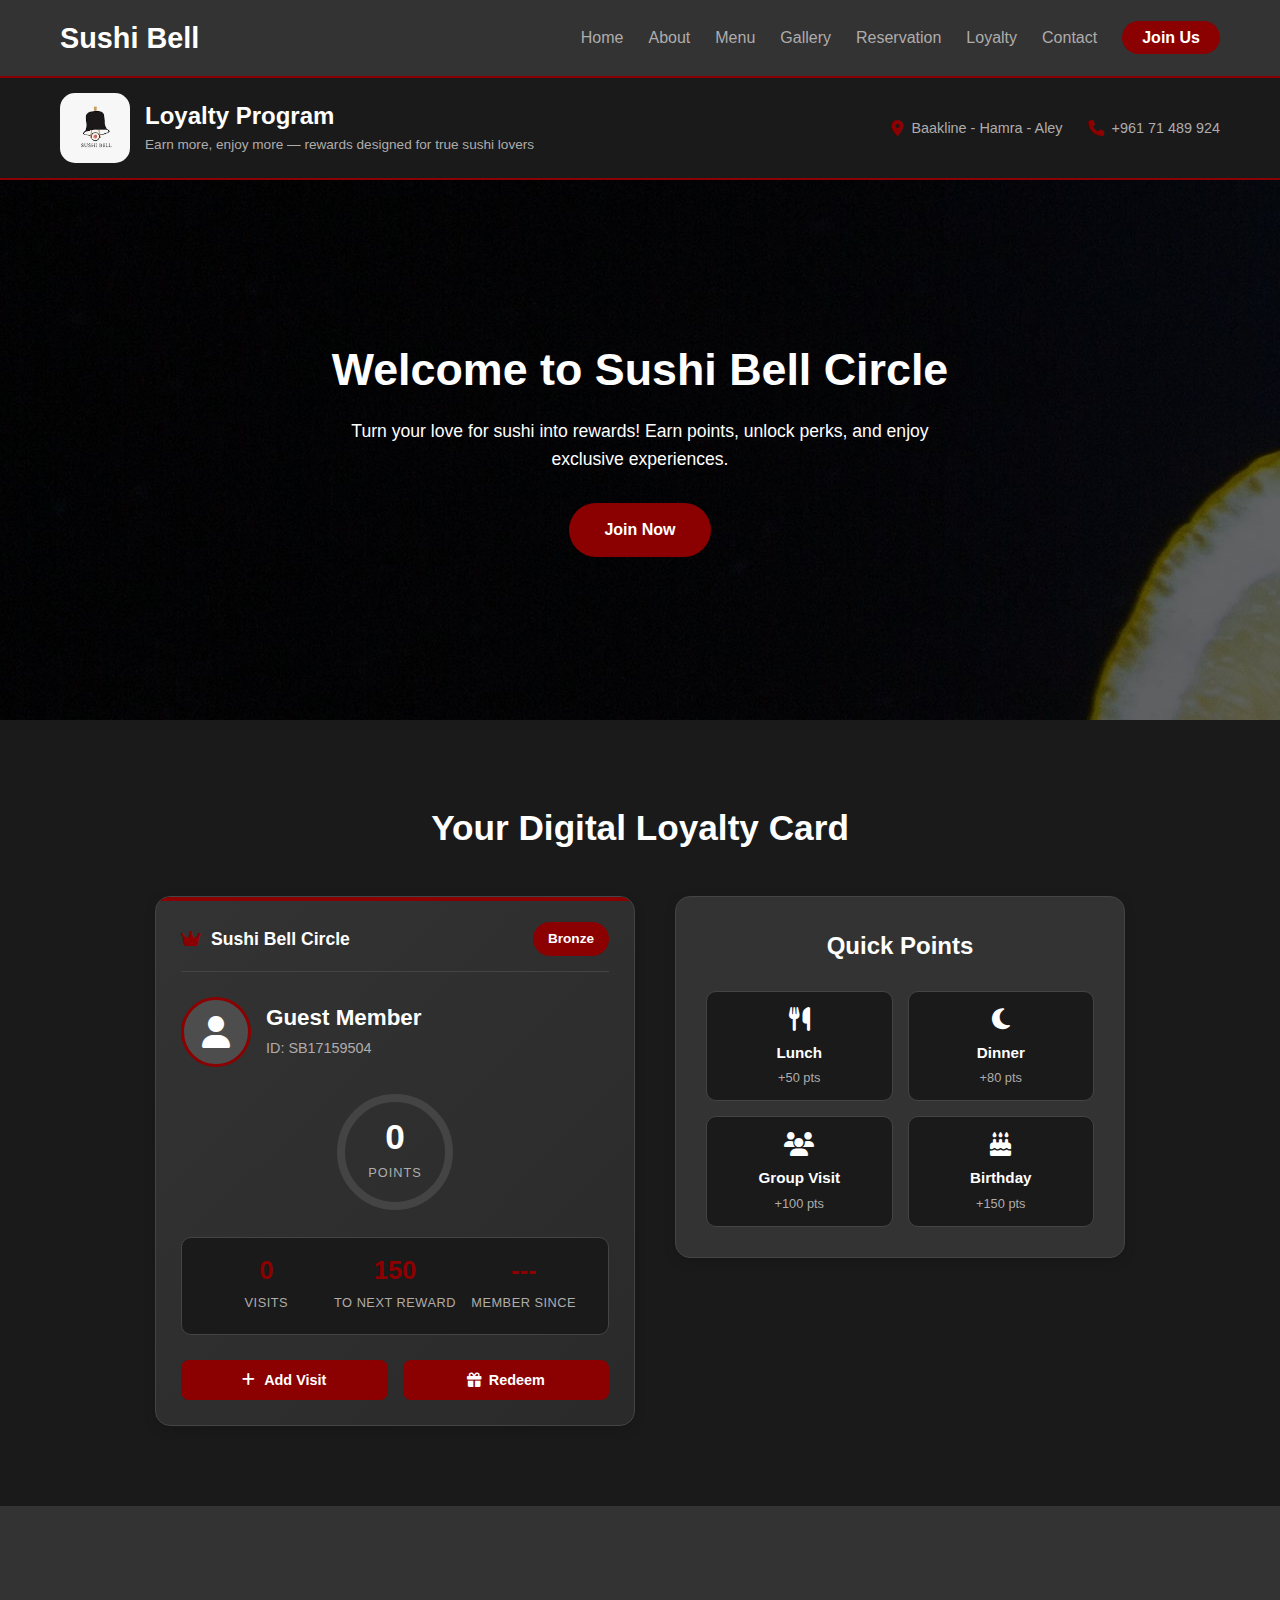
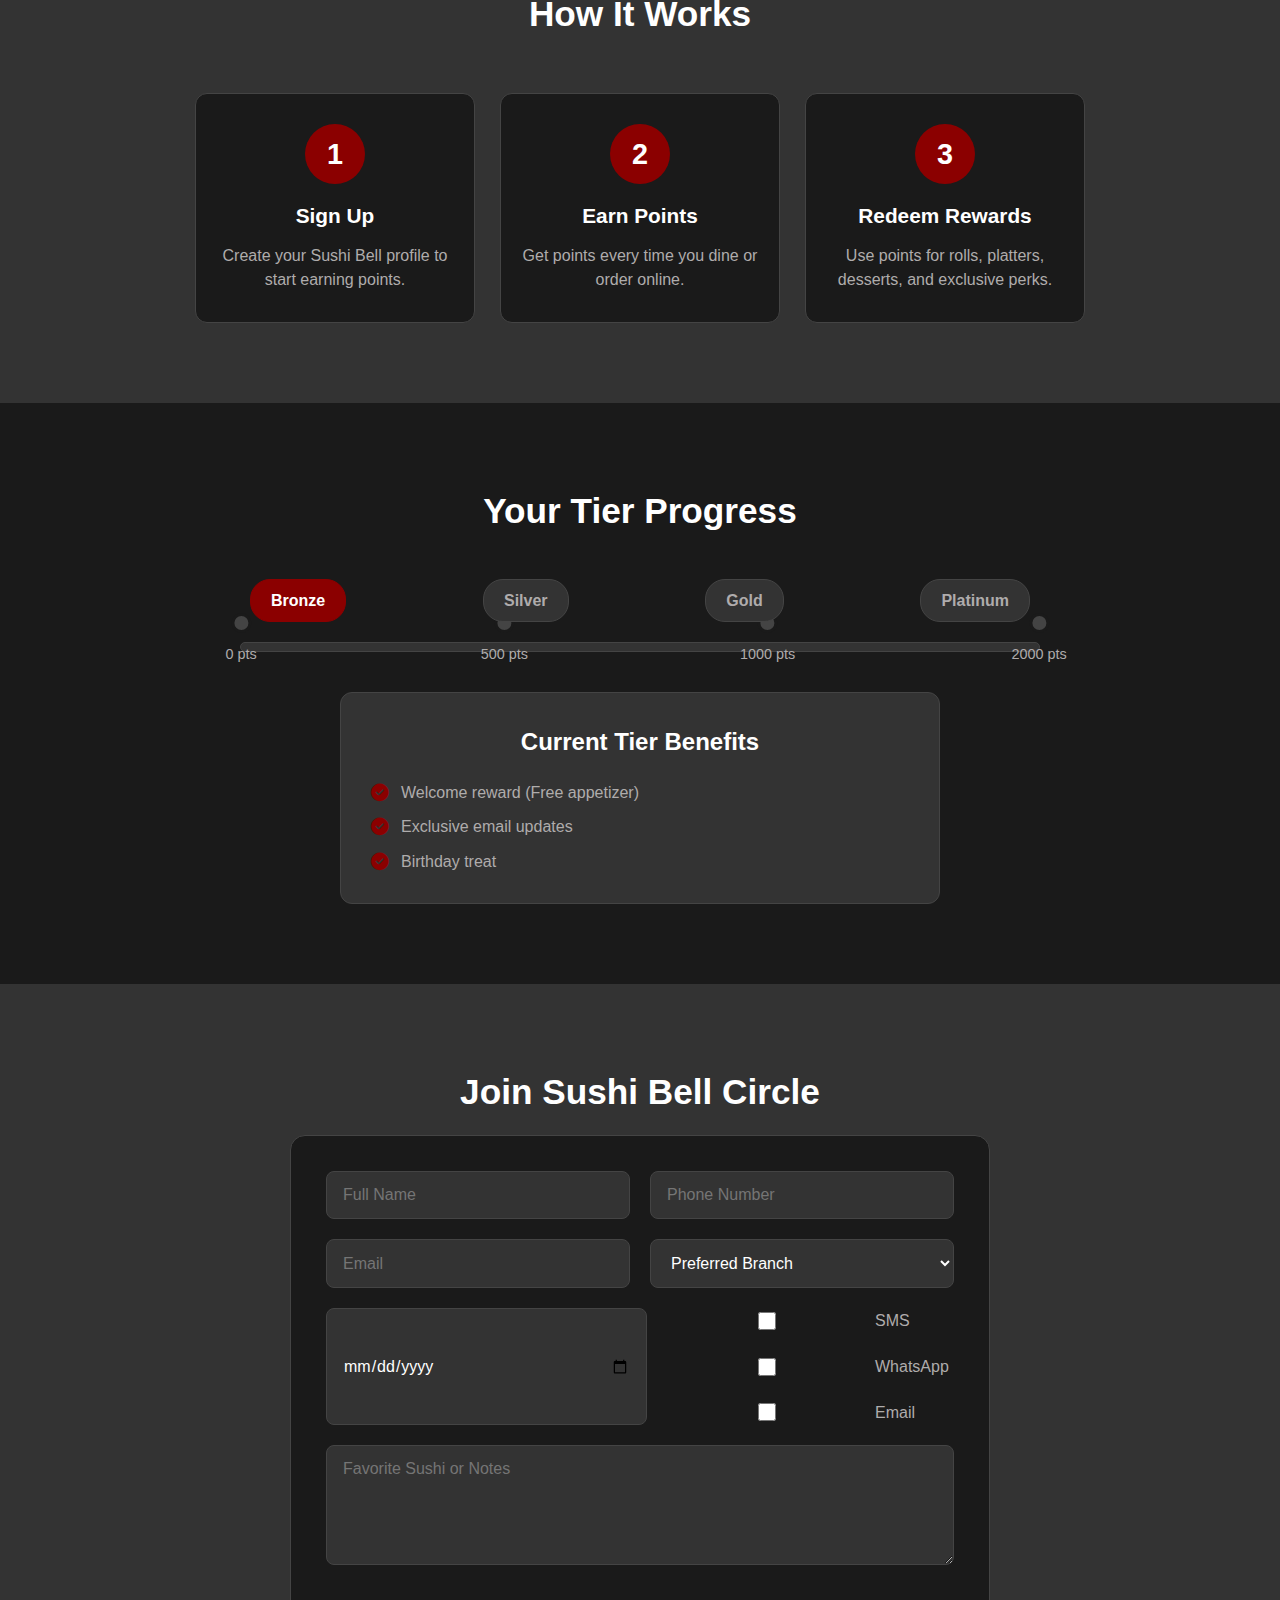
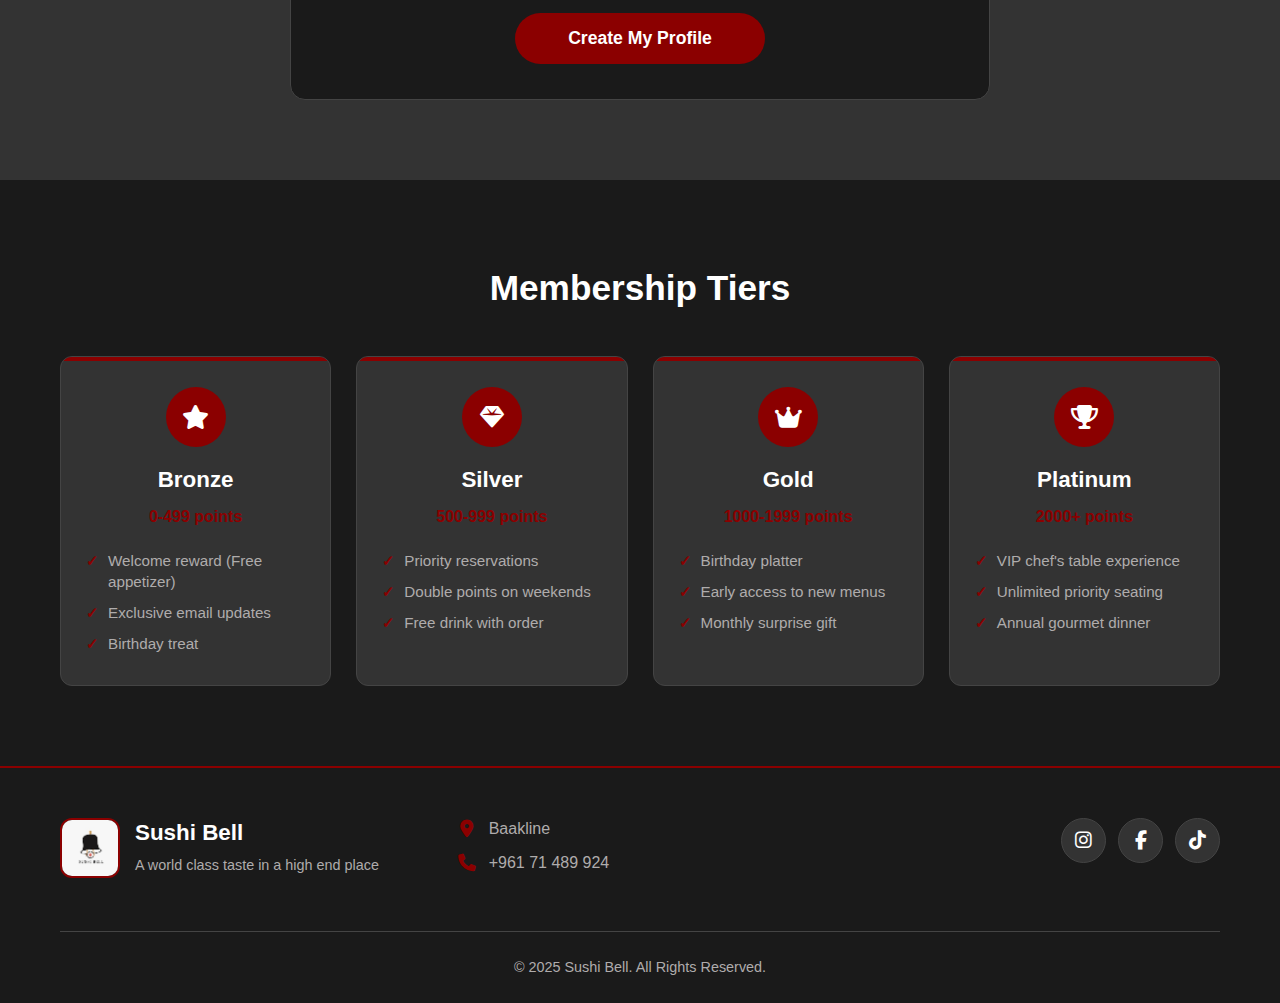
<file: loyalty.html>
<!DOCTYPE html>
<html lang="en">
<head>
<meta charset="UTF-8">
<meta name="viewport" content="width=device-width, initial-scale=1.0">
<title>Sushi Bell - Loyalty</title>
<link rel="stylesheet" href="CSS/loyalty.css">
<link rel="stylesheet" href="https://cdnjs.cloudflare.com/ajax/libs/font-awesome/6.4.0/css/all.min.css">
<link rel="shortcut icon" href="images/favicon.png" type="image/.png">
<script src="https://ajax.googleapis.com/ajax/libs/jquery/3.7.1/jquery.min.js"></script>
</head>
<body>

 <header class="site-header">
    <nav class="navbar">
      <div class="logo"><h2>Sushi Bell</h2></div>

      <ul class="nav-links">
        <li><a href="index.html">Home</a></li>
        <li class="dropdown">
          <a href="about.html">About</a>
          <ul class="dropdown-menu">
            <li><a href="history.html">Our History</a></li>
            <li><a href="team.html">The Team</a></li>
            <li><a href="faq.html">FAQs</a></li>
            <li><a href="testimonials.html">Testimonials</a></li>
          </ul>
        </li>
        <li><a href="menu.html">Menu</a></li>
        <li><a href="gallery.html">Gallery</a></li>
        <li><a href="reservation.html">Reservation</a></li>
        <li><a href="loyalty.html">Loyalty</a></li>
        <li><a href="contact.html">Contact</a></li>
        <li><a href="careers.html" class="order-btn">Join Us</a></li>
      </ul>

      <div class="hamburger">
        <span></span><span></span><span></span>
      </div>
    </nav>
  </header>

  <header>
    <div class="container">
      <div class="header-content">
        <div class="logo">
          <img src="imgs/sushi-bell-logo-print-1.jpeg" alt="sushi bell logo">
          <div class="logo-text">
            <h2>Loyalty Program</h2>
            <p>Earn more, enjoy more — rewards designed for true sushi lovers</p>
          </div>
        </div>
        <div class="contact-info">
          <div class="contact-item">
            <i class="fas fa-map-marker-alt"></i>
            <span>Baakline - Hamra - Aley</span>
          </div>
          <div class="contact-item">
            <i class="fas fa-phone"></i>
            <span>+961 71 489 924</span>
          </div>
        </div>
      </div>
    </div>
  </header>

<section class="loyalty-hero" style="background-image: url(images/loyalty-hero.jpeg);">
    <div class="container hero-content">
        <div class="hero-text">
            <h1>Welcome to Sushi Bell Circle</h1>
            <p>Turn your love for sushi into rewards! Earn points, unlock perks, and enjoy exclusive experiences.</p>
            <a href="#joinForm" class="btn">Join Now</a>
        </div>
    </div>
</section>

<!-- Digital Loyalty Card -->
<section class="loyalty-card-section">
    <div class="container">
        <h2>Your Digital Loyalty Card</h2>
        <div class="loyalty-card-container">
            <div class="loyalty-card" id="loyaltyCard">
                <div class="card-header">
                    <div class="card-logo">
                        <i class="fas fa-crown"></i>
                        <span>Sushi Bell Circle</span>
                    </div>
                    <div class="card-tier" id="currentTier">Bronze</div>
                </div>
                <div class="card-body">
                    <div class="member-info">
                        <div class="member-avatar" id="memberAvatar">
                            <i class="fas fa-user"></i>
                        </div>
                        <div class="member-details">
                            <h3 id="memberName">Guest Member</h3>
                            <p class="member-id" id="memberID">ID: ---</p>
                        </div>
                    </div>
                    <div class="points-display">
                        <div class="points-circle">
                            <svg width="120" height="120" id="pointsCircle">
                                <circle cx="60" cy="60" r="54" fill="none" stroke="#444" stroke-width="8"/>
                                <circle cx="60" cy="60" r="54" fill="none" stroke="var(--accent-color)" 
                                        stroke-width="8" stroke-linecap="round" id="pointsProgress"/>
                            </svg>
                            <div class="points-text">
                                <span id="currentPoints">0</span>
                                <small>POINTS</small>
                            </div>
                        </div>
                    </div>
                    <div class="card-stats">
                        <div class="stat">
                            <span class="stat-value" id="visitsCount">0</span>
                            <span class="stat-label">Visits</span>
                        </div>
                        <div class="stat">
                            <span class="stat-value" id="nextReward">150</span>
                            <span class="stat-label">To Next Reward</span>
                        </div>
                        <div class="stat">
                            <span class="stat-value" id="sinceDate">---</span>
                            <span class="stat-label">Member Since</span>
                        </div>
                    </div>
                </div>
                <div class="card-footer">
                    <button class="btn-small" id="addPointsBtn">
                        <i class="fas fa-plus"></i> Add Visit
                    </button>
                    <button class="btn-small" id="redeemBtn">
                        <i class="fas fa-gift"></i> Redeem
                    </button>
                </div>
            </div>
            
            <div class="points-actions">
                <h3>Quick Points</h3>
                <div class="action-buttons">
                    <button class="action-btn" data-points="50">
                        <i class="fas fa-utensils"></i>
                        <span>Lunch</span>
                        <small>+50 pts</small>
                    </button>
                    <button class="action-btn" data-points="80">
                        <i class="fas fa-moon"></i>
                        <span>Dinner</span>
                        <small>+80 pts</small>
                    </button>
                    <button class="action-btn" data-points="100">
                        <i class="fas fa-users"></i>
                        <span>Group Visit</span>
                        <small>+100 pts</small>
                    </button>
                    <button class="action-btn" data-points="150">
                        <i class="fas fa-birthday-cake"></i>
                        <span>Birthday</span>
                        <small>+150 pts</small>
                    </button>
                </div>
            </div>
        </div>
    </div>
</section>

<section class="loyalty-steps">
    <div class="container">
        <h2>How It Works</h2>
        <div class="steps-grid">
            <div class="step-card">
                <div class="step-number">1</div>
                <h3>Sign Up</h3>
                <p>Create your Sushi Bell profile to start earning points.</p>
            </div>
            <div class="step-card">
                <div class="step-number">2</div>
                <h3>Earn Points</h3>
                <p>Get points every time you dine or order online.</p>
            </div>
            <div class="step-card">
                <div class="step-number">3</div>
                <h3>Redeem Rewards</h3>
                <p>Use points for rolls, platters, desserts, and exclusive perks.</p>
            </div>
        </div>
    </div>
</section>

<!-- Tier Progress Bar -->
<section class="tier-progression">
    <div class="container">
        <h2>Your Tier Progress</h2>
        <div class="progress-container">
            <div class="tier-labels">
                <span class="tier-label active" data-tier="bronze">Bronze</span>
                <span class="tier-label" data-tier="silver">Silver</span>
                <span class="tier-label" data-tier="gold">Gold</span>
                <span class="tier-label" data-tier="platinum">Platinum</span>
            </div>
            <div class="progress-bar">
                <div class="progress-fill" id="tierProgress" style="width: 0%"></div>
                <div class="tier-marker" style="left: 0%" data-tier="bronze">
                    <div class="marker-dot"></div>
                    <span>0 pts</span>
                </div>
                <div class="tier-marker" style="left: 33%" data-tier="silver">
                    <div class="marker-dot"></div>
                    <span>500 pts</span>
                </div>
                <div class="tier-marker" style="left: 66%" data-tier="gold">
                    <div class="marker-dot"></div>
                    <span>1000 pts</span>
                </div>
                <div class="tier-marker" style="left: 100%" data-tier="platinum">
                    <div class="marker-dot"></div>
                    <span>2000 pts</span>
                </div>
            </div>
        </div>
        <div class="tier-benefits" id="tierBenefits">
            <h3>Current Tier Benefits</h3>
            <ul id="benefitsList">
                <li><i class="fas fa-check-circle"></i> Welcome reward</li>
                <li><i class="fas fa-check-circle"></i> Exclusive updates</li>
            </ul>
        </div>
    </div>
</section>

<section class="loyalty-form-section" id="joinForm">
    <div class="container">
        <h2>Join Sushi Bell Circle</h2>
        <form class="loyalty-form" id="loyaltyForm">
            <div class="form-row">
                <input type="text" placeholder="Full Name" id="fullName" required>
                <input type="tel" placeholder="Phone Number" id="phoneNumber" required>
            </div>
            <div class="form-row">
                <input type="email" placeholder="Email" id="email">
                <select id="preferredBranch" required>
                    <option value="">Preferred Branch</option>
                    <option value="baakline">Baakline</option>
                    <option value="beirut">Hamra</option>
                    <option value="aley">Aley</option>
                    <option value="all">All</option>
                </select>
            </div>
            <div class="form-row">
                <input type="date" placeholder="Birthday" id="birthday">
                <div class="contact-options">
                    <label><input type="checkbox" name="contact" value="sms"> SMS</label>
                    <label><input type="checkbox" name="contact" value="whatsapp"> WhatsApp</label>
                    <label><input type="checkbox" name="contact" value="email"> Email</label>
                </div>
            </div>
            <textarea placeholder="Favorite Sushi or Notes" id="favoriteSushi"></textarea>
            <button type="submit" class="btn">Create My Profile</button>
        </form>
    </div>
</section>

<section class="loyalty-tiers">
    <div class="container">
        <h2>Membership Tiers</h2>
        <div class="tiers-grid">
            <div class="tier-card bronze" data-tier="bronze">
                <div class="tier-icon"><i class="fas fa-star"></i></div>
                <h3>Bronze</h3>
                <p class="tier-points">0-499 points</p>
                <ul>
                    <li>Welcome reward (Free appetizer)</li>
                    <li>Exclusive email updates</li>
                    <li>Birthday treat</li>
                </ul>
            </div>
            <div class="tier-card silver" data-tier="silver">
                <div class="tier-icon"><i class="fas fa-gem"></i></div>
                <h3>Silver</h3>
                <p class="tier-points">500-999 points</p>
                <ul>
                    <li>Priority reservations</li>
                    <li>Double points on weekends</li>
                    <li>Free drink with order</li>
                </ul>
            </div>
            <div class="tier-card gold" data-tier="gold">
                <div class="tier-icon"><i class="fas fa-crown"></i></div>
                <h3>Gold</h3>
                <p class="tier-points">1000-1999 points</p>
                <ul>
                    <li>Birthday platter</li>
                    <li>Early access to new menus</li>
                    <li>Monthly surprise gift</li>
                </ul>
            </div>
            <div class="tier-card platinum" data-tier="platinum">
                <div class="tier-icon"><i class="fas fa-trophy"></i></div>
                <h3>Platinum</h3>
                <p class="tier-points">2000+ points</p>
                <ul>
                    <li>VIP chef's table experience</li>
                    <li>Unlimited priority seating</li>
                    <li>Annual gourmet dinner</li>
                </ul>
            </div>
        </div>
    </div>
</section>

<!-- Rewards Popup (Hidden until triggered) -->
<div class="rewards-popup" id="rewardsPopup">
    <div class="popup-content">
        <h3><i class="fas fa-gift"></i> Available Rewards</h3>
        <div class="rewards-grid">
            <div class="reward-item" data-cost="150">
                <div class="reward-icon"><i class="fas fa-ice-cream"></i></div>
                <h4>Free Dessert</h4>
                <p>Choose from our premium desserts</p>
                <div class="reward-cost">150 points</div>
                <button class="claim-btn">Claim</button>
            </div>
            <div class="reward-item" data-cost="300">
                <div class="reward-icon"><i class="fas fa-fish"></i></div>
                <h4>Signature Roll</h4>
                <p>Get our chef's special roll</p>
                <div class="reward-cost">300 points</div>
                <button class="claim-btn">Claim</button>
            </div>
            <div class="reward-item" data-cost="500">
                <div class="reward-icon"><i class="fas fa-glass-cheers"></i></div>
                <h4>Wine Pairing</h4>
                <p>Premium wine with your meal</p>
                <div class="reward-cost">500 points</div>
                <button class="claim-btn">Claim</button>
            </div>
        </div>
        <button class="close-popup" id="closePopup"><i class="fas fa-times"></i></button>
    </div>
</div>

<footer>
    <div class="container">
        <div class="footer-content">
            <div class="footer-info">
                <div class="footer-logo">
                    <div class="logo-image">
                        <img src="imgs/sushi-bell-logo-print-1.jpeg" alt="Sushi Bell Logo">
                    </div>
                    <div class="footer-logo-text">
                        <h3>Sushi Bell</h3>
                        <p>A world class taste in a high end place</p>
                    </div>
                </div>
                <div class="contact-details">
                    <p><i class="fas fa-map-marker-alt"></i> Baakline</p>
                    <p><i class="fas fa-phone"></i> +961 71 489 924</p>
                </div>
                <div class="social-icons">
                    <a href="#"><i class="fab fa-instagram"></i></a>
                    <a href="#"><i class="fab fa-facebook-f"></i></a>
                    <a href="#"><i class="fab fa-tiktok"></i></a>
                </div>
            </div>
            <div class="footer-copyright">
                <p>&copy; 2025 Sushi Bell. All Rights Reserved.</p>
            </div>
        </div>
    </div>
</footer>

<script src="JS/loyalty.js"></script>
</body>
</html>
</file>
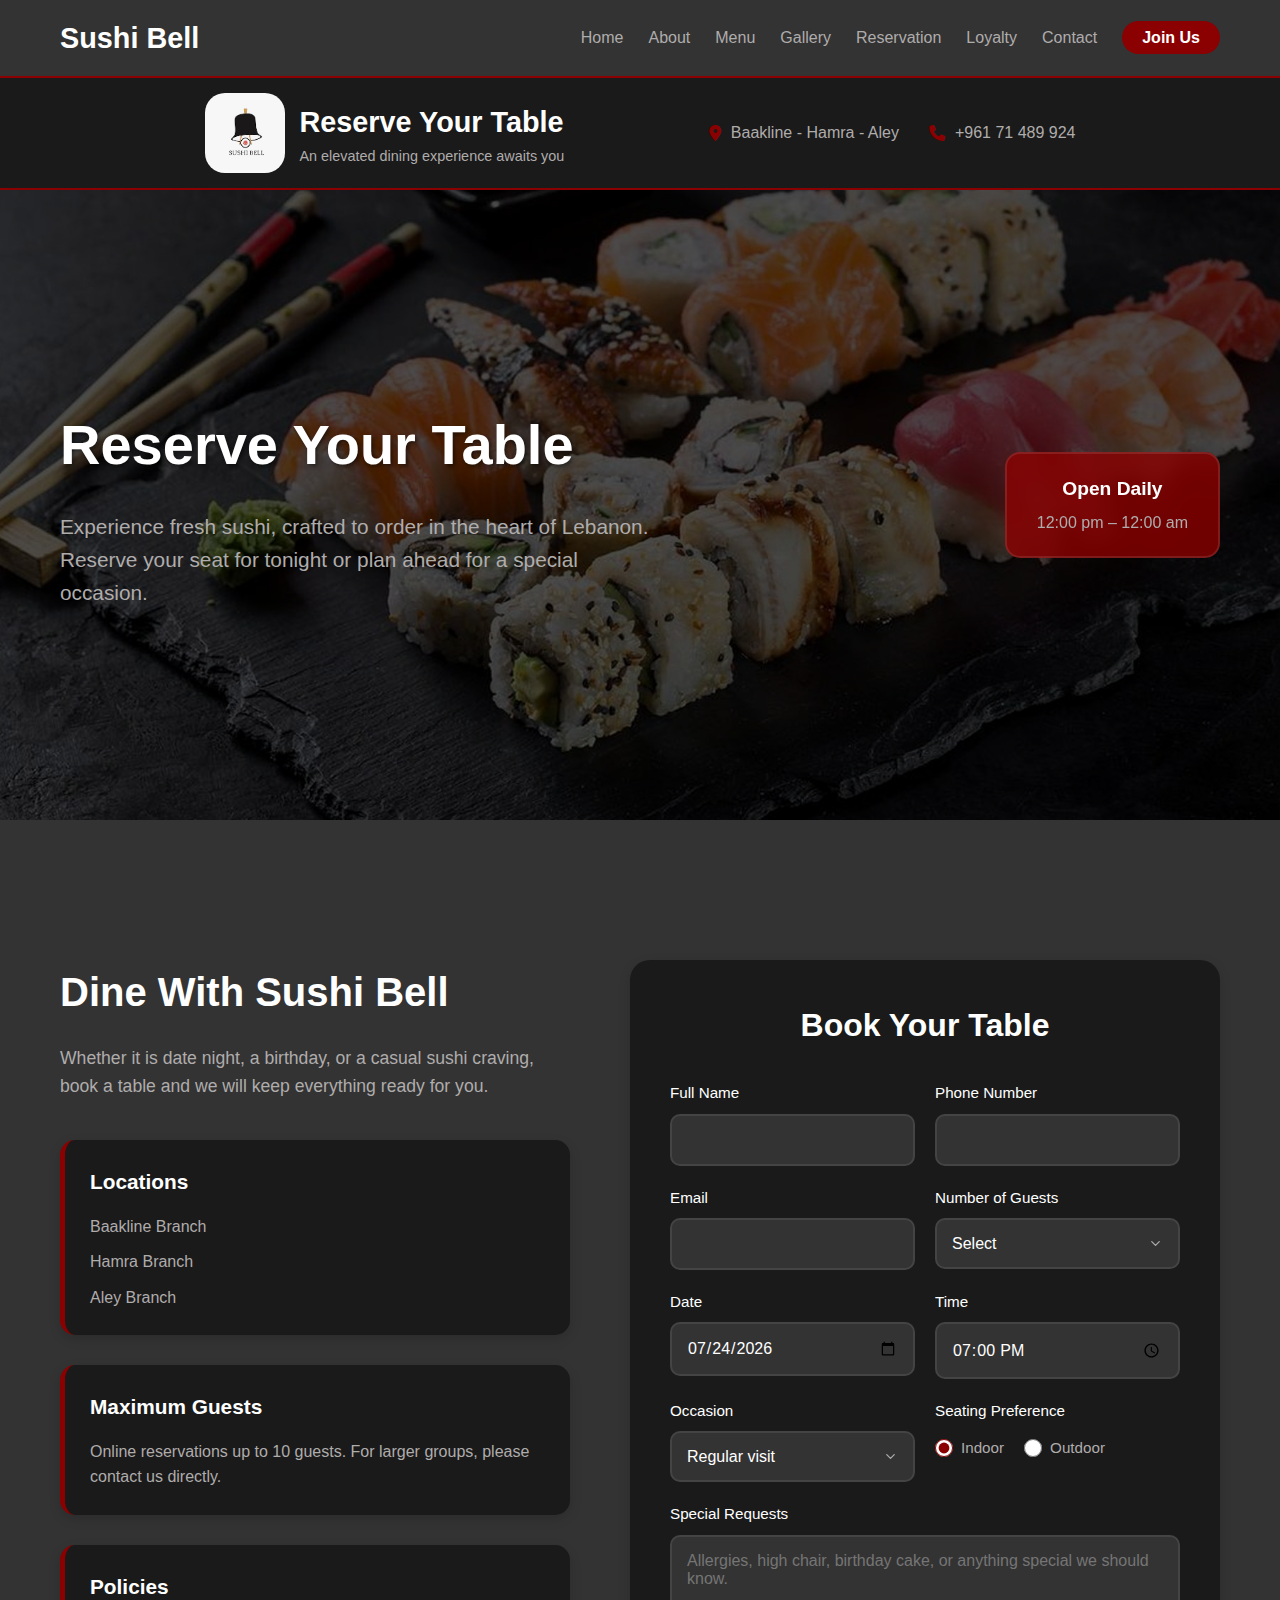
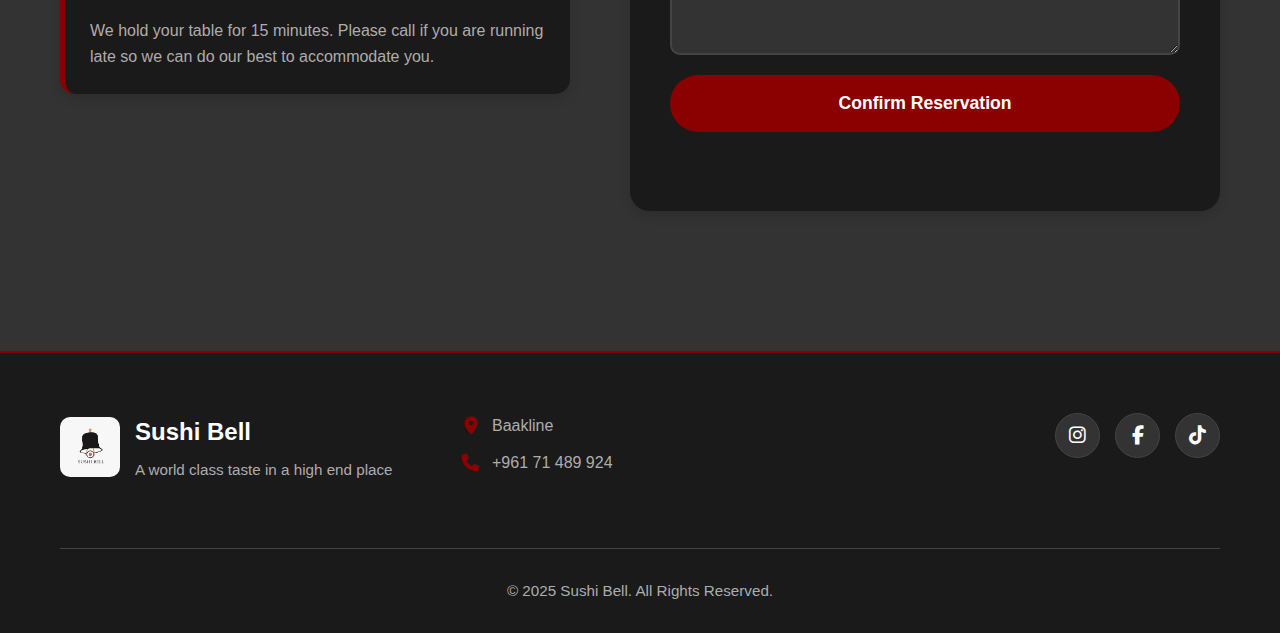
<file: reservation.html>
<!DOCTYPE html>
<html lang="en">
<head>
    <meta charset="UTF-8">
    <meta name="viewport" content="width=device-width, initial-scale=1.0">
    <title>Sushi Bell - Reservations</title>
    <link rel="stylesheet" href="CSS/reservation.css">
    <link rel="stylesheet" href="https://cdnjs.cloudflare.com/ajax/libs/font-awesome/6.4.0/css/all.min.css">
    <link rel="shortcut icon" href="images/favicon.png" type="image/.png">
    <script src="https://ajax.googleapis.com/ajax/libs/jquery/3.7.1/jquery.min.js"></script>
</head>
<body>

  <header class="site-header">
    <nav class="navbar">
      <div class="logo"><h2>Sushi Bell</h2></div>

      <ul class="nav-links">
        <li><a href="index.html">Home</a></li>

        <li class="dropdown">
          <a href="about.html">About</a>
          <ul class="dropdown-menu">
            <li><a href="history.html">Our History</a></li>
            <li><a href="team.html">The Team</a></li>
            <li><a href="faq.html">FAQs</a></li>
            <li><a href="testimonials.html">Testimonials</a></li>
          </ul>
        </li>

        <li><a href="menu.html">Menu</a></li>
        <li><a href="gallery.html">Gallery</a></li>
        <li><a href="reservation.html">Reservation</a></li>
        <li><a href="loyalty.html">Loyalty</a></li>
        <li><a href="contact.html">Contact</a></li>
        <li><a href="careers.html" class="order-btn">Join Us</a></li>
      </ul>

      <div class="hamburger">
        <span></span><span></span><span></span>
      </div>
    </nav>
  </header>

  <header>
    <div class="container">
      <div class="header-content">
        <div class="logo">
          <img src="imgs/sushi-bell-logo-print-1.jpeg" alt="sushi bell logo">
          <div class="logo-text">
            <h2>Reserve Your Table</h2>
<p>An elevated dining experience awaits you</p>

          </div>
        </div>

        <div class="contact-info">
          <div class="contact-item">
            <i class="fas fa-map-marker-alt"></i>
            <span>Baakline - Hamra - Aley</span>
          </div>
          <div class="contact-item">
            <i class="fas fa-phone"></i>
            <span>+961 71 489 924</span>
          </div>
        </div>
      </div>
    </div>
  </header>
    <main class="reservation-page">
        <section class="reservation-hero" style="background-image: url('images/sushi-kakkoii.jpeg'); background-position: center center; background-size: cover; background-repeat: no-repeat;">
            <div class="container hero-content">
                <div>
                    <h1>Reserve Your Table</h1>
                    <p>Experience fresh sushi, crafted to order in the heart of Lebanon. Reserve your seat for tonight or plan ahead for a special occasion.</p>
                </div>
                <div class="hero-badge">
                    <span>Open Daily</span>
                    <p>12:00 pm – 12:00 am</p>
                </div>
            </div>
        </section>

        <section class="reservation-section">
            <div class="container reservation-layout">
                <div class="reservation-info">
                    <h2>Dine With Sushi Bell</h2>
                    <p>Whether it is date night, a birthday, or a casual sushi craving, book a table and we will keep everything ready for you.</p>
                    <div class="info-grid">
                        <div class="info-card">
                            <h3>Locations</h3>
                            <p>Baakline Branch</p>
                            <p>Hamra Branch</p>
                            <p>Aley Branch</p>
                        </div>
                        <div class="info-card">
                            <h3>Maximum Guests</h3>
                            <p>Online reservations up to 10 guests. For larger groups, please contact us directly.</p>
                        </div>
                        <div class="info-card">
                            <h3>Policies</h3>
                            <p>We hold your table for 15 minutes. Please call if you are running late so we can do our best to accommodate you.</p>
                        </div>
                    </div>
                </div>

                <form class="reservation-form" id="reservationForm">
                    <h2>Book Your Table</h2>

                    <div class="form-row">
                        <div class="form-field">
                            <label for="fullName">Full Name</label>
                            <input type="text" id="fullName" name="fullName" required>
                        </div>
                        <div class="form-field">
                            <label for="phone">Phone Number</label>
                            <input type="tel" id="phone" name="phone" required>
                        </div>
                    </div>

                    <div class="form-row">
                        <div class="form-field">
                            <label for="email">Email</label>
                            <input type="email" id="email" name="email">
                        </div>
                        <div class="form-field">
                            <label for="guests">Number of Guests</label>
                            <select id="guests" name="guests" required>
                                <option value="">Select</option>
                                <option value="1">1 guest</option>
                                <option value="2">2 guests</option>
                                <option value="3">3 guests</option>
                                <option value="4">4 guests</option>
                                <option value="5">5 guests</option>
                                <option value="6">6 guests</option>
                                <option value="7">7 guests</option>
                                <option value="8">8 guests</option>
                                <option value="9">9 guests</option>
                                <option value="10">10 guests</option>
                            </select>
                        </div>
                    </div>

                    <div class="form-row">
                        <div class="form-field">
                            <label for="date">Date</label>
                            <input type="date" id="date" name="date" required>
                        </div>
                        <div class="form-field">
                            <label for="time">Time</label>
                            <input type="time" id="time" name="time" required>
                        </div>
                    </div>

                    <div class="form-row">
                        <div class="form-field">
                            <label for="occasion">Occasion</label>
                            <select id="occasion" name="occasion">
                                <option value="">Regular visit</option>
                                <option value="birthday">Birthday</option>
                                <option value="anniversary">Anniversary</option>
                                <option value="business">Business Meeting</option>
                                <option value="celebration">Celebration</option>
                            </select>
                        </div>
                        <div class="form-field">
                            <label>Seating Preference</label>
                            <div class="seating-options">
                                <label>
                                    <input type="radio" name="seating" value="indoor" checked>
                                    <span>Indoor</span>
                                </label>
                                <label>
                                    <input type="radio" name="seating" value="outdoor">
                                    <span>Outdoor</span>
                                </label>
                            </div>
                        </div>
                    </div>

                    <div class="form-field">
                        <label for="notes">Special Requests</label>
                        <textarea id="notes" name="notes" rows="4" placeholder="Allergies, high chair, birthday cake, or anything special we should know."></textarea>
                    </div>

                    <button type="submit" class="btn-primary">Confirm Reservation</button>
                    <p class="form-message" id="formMessage"></p>
                </form>
            </div>
        </section>
    </main>

     <footer>
        <div class="container">
            <div class="footer-content">
                <div class="footer-info">
                    <div class="footer-logo">
    <div class="logo-image">
        <img src="imgs/sushi-bell-logo-print-1.jpeg" alt="Sushi Bell Logo">
    </div>
    <div class="footer-logo-text">
        <h3>Sushi Bell</h3>
        <p>A world class taste in a high end place</p>
    </div>
</div>
                    <div class="contact-details">
                        <p><i class="fas fa-map-marker-alt"></i> Baakline</p>
                        <p><i class="fas fa-phone"></i> +961 71 489 924</p>
                    </div>
                    <div class="social-icons">
                        <a href="https://www.instagram.com/sushi_bell/?hl=en" target="_blank" rel="noopener noreferrer"><i class="fab fa-instagram"></i></a>
                        <a href="https://www.facebook.com/sushi.bell.lb/" target="_blank" rel="noopener noreferrer"><i class="fab fa-facebook-f"></i></a>
                        <a href="https://www.tiktok.com/@sushi_bell_lb" target="_blank" rel="noopener noreferrer"><i class="fab fa-tiktok"></i></a>
                    </div>
                </div>
                <div class="footer-copyright">
                    <p>&copy; 2025 Sushi Bell. All Rights Reserved.</p>
                </div>
            </div>
        </div>
    </footer>

    <script src="JS/reservation.js"></script>
</body>
</html>
</file>
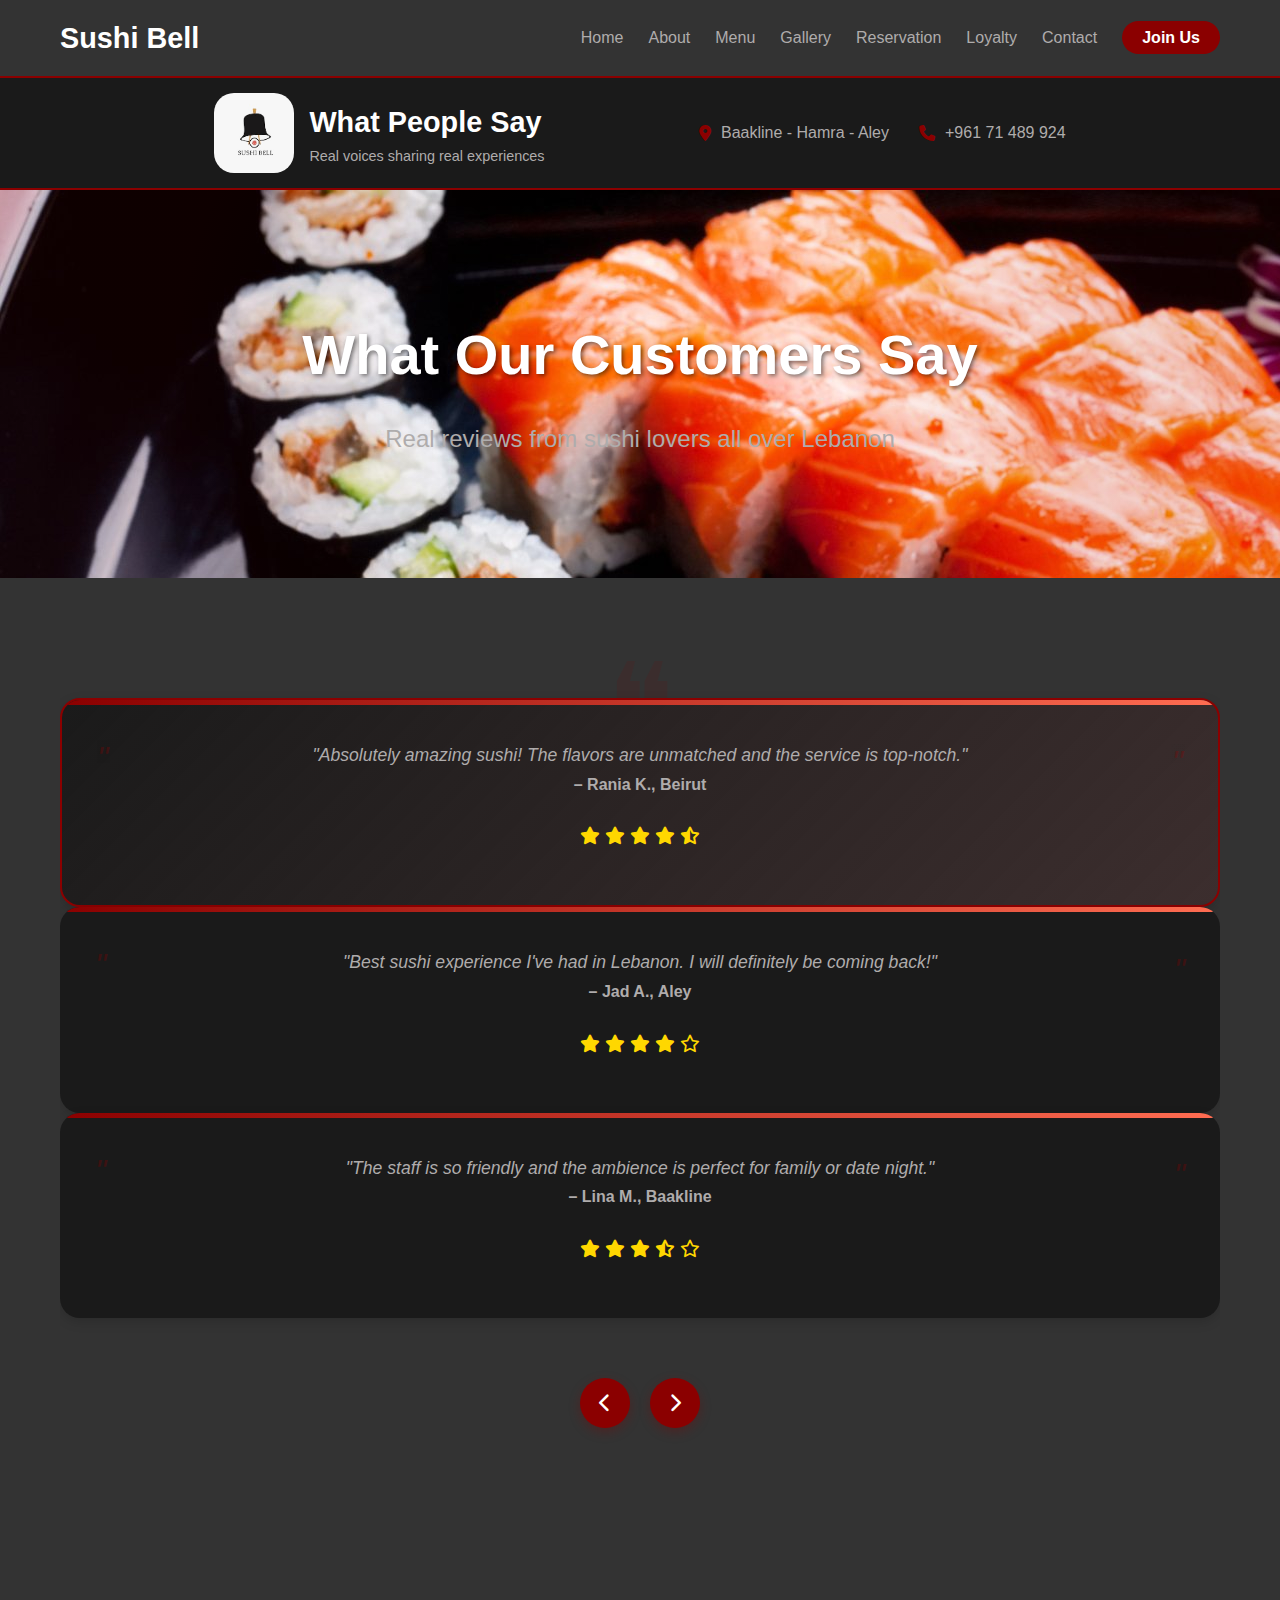
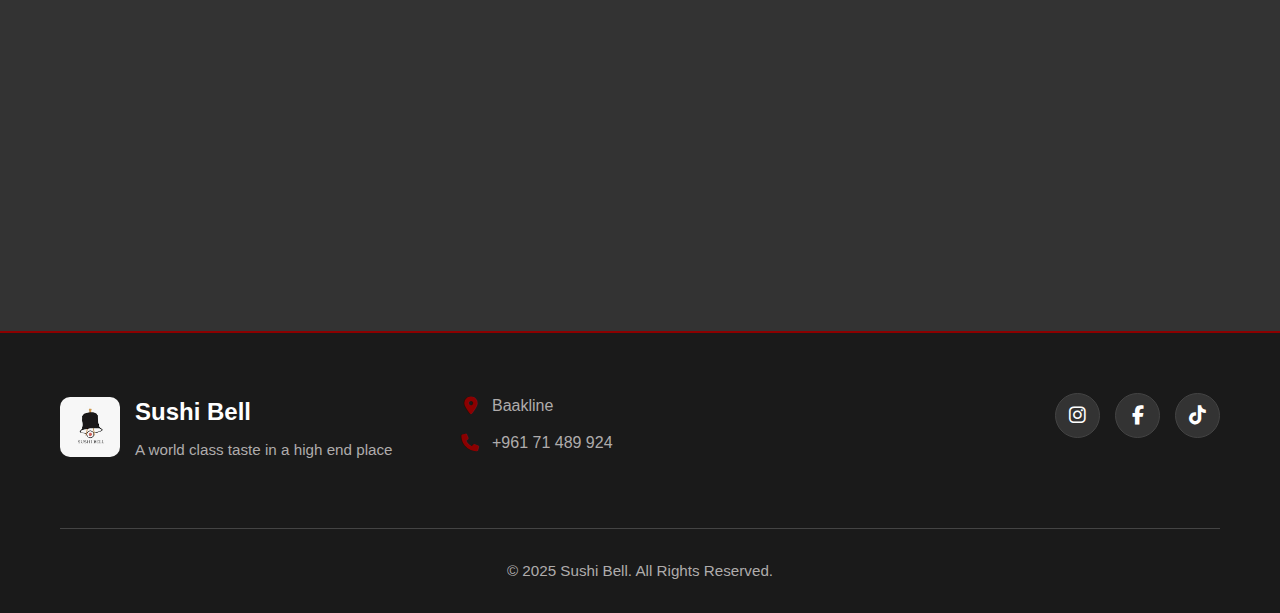
<file: testimonials.html>
<!DOCTYPE html>
<html lang="en">
<head>
    <meta charset="UTF-8">
    <meta name="viewport" content="width=device-width, initial-scale=1.0">
    <title>Testimonials – Sushi Bell</title>
    <link rel="stylesheet" href="CSS/testimonials.css">
    <link rel="preconnect" href="https://fonts.googleapis.com">
     <link rel="stylesheet" href="https://cdnjs.cloudflare.com/ajax/libs/font-awesome/6.4.0/css/all.min.css">
    <script src="https://ajax.googleapis.com/ajax/libs/jquery/3.7.1/jquery.min.js"></script>
</head>

<body>

  <header class="site-header">
    <nav class="navbar">
      <div class="logo"><h2>Sushi Bell</h2></div>

      <ul class="nav-links">
        <li><a href="index.html">Home</a></li>

        <li class="dropdown">
          <a href="about.html">About</a>
          <ul class="dropdown-menu">
            <li><a href="history.html">Our History</a></li>
            <li><a href="team.html">The Team</a></li>
            <li><a href="faq.html">FAQs</a></li>
            <li><a href="testimonials.html">Testimonials</a></li>
          </ul>
        </li>

        <li><a href="menu.html">Menu</a></li>
        <li><a href="gallery.html">Gallery</a></li>
        <li><a href="reservation.html">Reservation</a></li>
        <li><a href="loyalty.html">Loyalty</a></li>
        <li><a href="contact.html">Contact</a></li>
        <li><a href="careers.html" class="order-btn">Join Us</a></li>
      </ul>

      <div class="hamburger">
        <span></span><span></span><span></span>
      </div>
    </nav>
  </header>

  <!-- Secondary header (same as index) -->
  <header>
    <div class="container">
      <div class="header-content">
        <div class="logo">
          <img src="imgs/sushi-bell-logo-print-1.jpeg" alt="sushi bell logo">
          <div class="logo-text">
            <h2>What People Say</h2>
<p>Real voices sharing real experiences</p>

          </div>
        </div>
        <div class="contact-info">
          <div class="contact-item">
            <i class="fas fa-map-marker-alt"></i>
            <span>Baakline - Hamra - Aley</span>
          </div>
          <div class="contact-item">
            <i class="fas fa-phone"></i>
            <span>+961 71 489 924</span>
          </div>
        </div>
      </div>
    </div>
  </header>

<!-- HERO -->
<section class="testimonials-hero fade-in" style="background-image: url(images/testimonilas-hero.jpg);">
    <div class="container">
        <h1>What Our Customers Say</h1>
        <p>Real reviews from sushi lovers all over Lebanon</p>
    </div>
</section>

<!-- TESTIMONIALS CAROUSEL -->
<section class="testimonials-section fade-in">
    <div class="container">
        <div class="testimonial-carousel">

            <div class="testimonial-card active">
                <div class="testimonial-content">
                    <p>"Absolutely amazing sushi! The flavors are unmatched and the service is top-notch."</p>
                    <h4>– Rania K., Beirut</h4>
                </div>
                <div class="testimonial-rating">
                    <i class="fas fa-star"></i>
                    <i class="fas fa-star"></i>
                    <i class="fas fa-star"></i>
                    <i class="fas fa-star"></i>
                    <i class="fas fa-star-half-alt"></i>
                </div>
            </div>

            <div class="testimonial-card">
                <div class="testimonial-content">
                    <p>"Best sushi experience I've had in Lebanon. I will definitely be coming back!"</p>
                    <h4>– Jad A., Aley</h4>
                </div>
                <div class="testimonial-rating">
                    <i class="fas fa-star"></i>
                    <i class="fas fa-star"></i>
                    <i class="fas fa-star"></i>
                    <i class="fas fa-star"></i>
                    <i class="far fa-star"></i>
                </div>
            </div>

            <div class="testimonial-card">
                <div class="testimonial-content">
                    <p>"The staff is so friendly and the ambience is perfect for family or date night."</p>
                    <h4>– Lina M., Baakline</h4>
                </div>
                <div class="testimonial-rating">
                    <i class="fas fa-star"></i>
                    <i class="fas fa-star"></i>
                    <i class="fas fa-star"></i>
                    <i class="fas fa-star-half-alt"></i>
                    <i class="far fa-star"></i>
                </div>
            </div>

        </div>

        <!-- Carousel Controls -->
        <div class="testimonial-controls">
            <span class="prev"><i class="fas fa-chevron-left"></i></span>
            <span class="next"><i class="fas fa-chevron-right"></i></span>
        </div>

    </div>
</section>

<!-- CTA -->
<section class="testimonials-cta fade-in">
    <div class="container">
        <h2>Share Your Sushi Bell Experience</h2>
        <a href="contact.html" class="btn">Leave a Review</a>
    </div>
</section>

<!-- FOOTER -->
  <footer>
        <div class="container">
            <div class="footer-content">
                <div class="footer-info">
                    <div class="footer-logo">
    <div class="logo-image">
        <img src="imgs/sushi-bell-logo-print-1.jpeg" alt="Sushi Bell Logo">
    </div>
    <div class="footer-logo-text">
        <h3>Sushi Bell</h3>
        <p>A world class taste in a high end place</p>
    </div>
</div>
                    <div class="contact-details">
                        <p><i class="fas fa-map-marker-alt"></i> Baakline</p>
                        <p><i class="fas fa-phone"></i> +961 71 489 924</p>
                    </div>
                    <div class="social-icons">
                        <a href="https://www.instagram.com/sushi_bell/?hl=en" target="_blank" rel="noopener noreferrer"><i class="fab fa-instagram"></i></a>
                        <a href="https://www.facebook.com/sushi.bell.lb/" target="_blank" rel="noopener noreferrer"><i class="fab fa-facebook-f"></i></a>
                        <a href="https://www.tiktok.com/@sushi_bell_lb" target="_blank" rel="noopener noreferrer"><i class="fab fa-tiktok"></i></a>
                    </div>
                </div>
                <div class="footer-copyright">
                    <p>&copy; 2025 Sushi Bell. All Rights Reserved.</p>
                </div>
            </div>
        </div>
    </footer>

<script src="JS/testimonials.js"></script>
</body>
</html>
</file>
<file: CSS/styles.css>
* {
    margin: 0;
    padding: 0;
    box-sizing: border-box;
    font-family: 'Segoe UI', Tahoma, Geneva, Verdana, sans-serif;
}

:root {
    --primary-color: #333333;
    --text-color: #afacac;
    --accent-color: rgb(139, 0, 0);
    --white: #FFFFFF;
    --transition-speed: 0.3s;
    --primary-dark: #1a1a1a;
    --primary-light: #4d4d4d;
    --accent-dark: #cc3a20;
    --accent-light: #ff6d52;
    --gray: #7A7A7A;
    --light-gray: #E5E5E5;
    --border: #444444;
    --shadow: 0 4px 12px rgba(0, 0, 0, 0.15);
    --transition: all 0.3s ease;
}

body {
    background-color: var(--primary-color);
    color: var(--text-color);
    line-height: 1.6;
}

/* ===== CONTAINER ===== */
.container {
    max-width: 1200px;
    margin: 0 auto;
    padding: 0 20px;
}

.site-header {
    background-color: var(--primary-color);
    padding: 0;
    position: sticky;
    top: 0;
    z-index: 100;
    border-bottom: 2px solid var(--accent-color);
}

.navbar {
    display: flex;
    justify-content: space-between;
    align-items: center;
    padding: 15px 20px;
    max-width: 1200px;
    margin: 0 auto;
}

.logo {
    display: flex;
    align-items: center;
    gap: 15px;
}

.logo h2 {
    color: var(--white);
    font-size: 1.8rem;
}

.logo img {
    width: 60px;
    height: 60px;
    border-radius: 20px;
}


.nav-links {
    display: flex;
    list-style: none;
    gap: 25px;
}

.nav-links a {
    color: var(--text-color);
    text-decoration: none;
    font-weight: 500;
    transition: var(--transition-speed);
    padding: 8px 0;
    position: relative;
}

.nav-links a:hover {
    color: var(--accent-color);
}

.nav-links a::after {
    content: '';
    position: absolute;
    bottom: 0;
    left: 0;
    width: 0;
    height: 2px;
    background-color: var(--accent-color);
    transition: var(--transition-speed);
}

.nav-links a:hover::after {
    width: 100%;
}


.nav-links .order-btn {
    background-color: var(--accent-color);
    color: var(--white);
    padding: 8px 20px;
    border-radius: 25px;
    font-weight: 600;
    transition: var(--transition-speed);
    
    position: relative;
}

.nav-links .order-btn:hover {
    background-color: var(--accent-dark);
    transform: translateY(-2px);
    color: var(--white);
}


.nav-links .order-btn::after {
    display: none;
}

.nav-links .order-btn:hover::after {
    display: none;
}


.dropdown {
    position: relative;
}

.dropdown-menu {
    position: absolute;
    top: 100%;
    left: 0;
    background-color: var(--primary-color);
    min-width: 200px;
    box-shadow: var(--shadow);
    border-radius: 5px;
    opacity: 0;
    visibility: hidden;
    transform: translateY(10px);
    transition: var(--transition-speed);
    list-style: none;
    padding: 10px 0;
    z-index: 10;
    border: 1px solid var(--border);
}

.dropdown:hover .dropdown-menu {
    opacity: 1;
    visibility: visible;
    transform: translateY(0);
}

.dropdown-menu li {
    padding: 0;
}

.dropdown-menu a {
    display: block;
    padding: 10px 20px;
    color: var(--text-color);
    text-decoration: none;
    transition: var(--transition-speed);
}

.dropdown-menu a:hover {
    background-color: var(--accent-color);
    color: var(--white);
}


header {
    background-color: var(--primary-dark);
    padding: 15px 0;
    border-bottom: 2px solid var(--accent-color);
}

.header-content {
    display: flex;
    justify-content: space-between;
    align-items: center;
}

.logo {
    display: flex;
    align-items: center;
    gap: 15px;
}

.logo img {
    width: 80px;
    height: 80px;
    border-radius: 20px;
}

.logo-text h1 {
    font-size: 1.8rem;
    color: var(--white);
    margin: 0;
}

.logo-text p {
    font-size: 0.9rem;
    color: var(--text-color);
    margin: 0;
}

.contact-info {
    display: flex;
    gap: 30px;
}

.contact-item {
    display: flex;
    align-items: center;
    gap: 10px;
    color: var(--text-color);
}

.contact-item i {
    color: var(--accent-color);
}


.hamburger {
    display: none;
    flex-direction: column;
    cursor: pointer;
    gap: 4px;
}

.hamburger span {
    width: 25px;
    height: 3px;
    background-color: var(--white);
    transition: var(--transition-speed);
}


/* Responsive */
@media (max-width: 1200px) {
    .nav-links {
        gap: 30px;
    }
    .navbar {
        padding: 15px 30px;
    }
}

@media (max-width: 992px) {
    .nav-links {
        gap: 25px;
    }
    .nav-links a {
        font-size: 1rem;
    }
}

@media (max-width: 768px) {
    .navbar {
        padding: 15px 20px;
        flex-wrap: wrap;
    }
    
    .hamburger {
        display: flex;
    }
    
    .nav-links {
        display: none;
        width: 100%;
        flex-direction: column;
        gap: 0;
        margin-top: 20px;
        background: var(--primary-dark);
        border-radius: 5px;
        padding: 15px 0;
        border: 1px solid var(--border);
    }
    
    .nav-links.active {
        display: flex;
    }
    
    .nav-links li {
        width: 100%;
        text-align: center;
        padding: 12px 0;
        border-bottom: 1px solid var(--border);
    }
    
    .nav-links li:last-child {
        border-bottom: none;
    }
    
    .nav-links a {
        padding: 12px 0;
        font-size: 1.1rem;
    }
    
    .nav-links a.order-btn {
        margin: 15px auto 0 auto;
        width: 80%;
        max-width: 200px;
        display: block;
    }
    
    .dropdown-menu {
        position: static;
        opacity: 1;
        visibility: visible;
        transform: none;
        box-shadow: none;
        background: var(--primary-color);
        padding: 0;
        margin-top: 10px;
        border: none;
        display: none;
    }
    
    .dropdown.active .dropdown-menu {
        display: block;
    }
}
/* ===== HEADER ===== */
.site-header + header {
    background-color: var(--primary-dark);
    padding: 15px 0;
    border-bottom: 2px solid var(--accent-color);
}

.site-header + header .header-content {
    display: flex;
    justify-content: space-evenly;
    align-items: center;
}

.site-header + header .logo {
    display: flex;
    align-items: center;
    gap: 15px;
}

.site-header + header .logo img {
    width: 80px;
    height: 80px;
    border-radius: 20px;
}

.site-header + header .logo-text h1 {
    font-size: 1.8rem;
    color: var(--white);
    margin: 0;
}

.site-header + header .logo-text p {
    font-size: 0.9rem;
    color: var(--text-color);
    margin: 0;
}

.site-header + header .contact-info {
    display: flex;
    gap: 30px;
}

.site-header + header .contact-item {
    display: flex;
    align-items: center;
    gap: 10px;
    color: var(--text-color);
}

.site-header + header .contact-item i {
    color: var(--accent-color);
}

/* ===== HERO SECTION ===== */
.hero {
    position: relative;
    height: 100vh;
    background: url('images/hero.jpg') center/cover no-repeat;
    display: flex;
    justify-content: center;
    align-items: center;
    text-align: center;
    color: var(--white);
}

.hero-overlay {
    position: absolute;
    top: 0;
    left: 0;
    width: 100%;
    height: 100%;
    background: rgba(0, 0, 0, 0.5);
    z-index: 1;
}

.hero-content {
    position: relative;
    z-index: 2;
    display: flex;
    flex-direction: column;
    align-items: center;
    text-align: center;
    gap: 15px;
    animation: fadeIn 1.5s ease-out;
}

.hero-content h1 {
    font-size: 3rem;
    margin-bottom: 10px;
}

.hero-content p {
    font-size: 1.5rem;
    margin-bottom: 20px;
}

.hero-buttons {
    display: flex;
    justify-content: center;
    gap: 15px;
    flex-wrap: wrap;
}

/* ===== BUTTONS ===== */
.btn {
    display: inline-block;
    background: var(--accent-color);
    color: var(--white);
    padding: 12px 30px;
    border-radius: 50px;
    border: none;
    text-decoration: none;
    transition: all 0.3s ease;
    font-weight: 600;
    cursor: pointer;
}

.btn:hover {
    transform: translateY(-3px);
    box-shadow: 0 10px 20px rgba(139, 0, 0, 0.3);
}

.btn-secondary {
    background: var(--primary-dark);
}

.btn-secondary:hover {
    background: var(--primary-light);
    box-shadow: 0 10px 20px rgba(0, 0, 0, 0.2);
}

/* ===== ABOUT SECTION ===== */
.about-summary {
    padding: 80px 0;
    background-color: var(--primary-color);
}

.about-flex {
    display: flex;
    gap: 60px;
    align-items: center;
    flex-wrap: wrap;
    justify-content: center;
}

.about-image {
    flex: 1;
    min-width: 300px;
    max-width: 500px;
}

.about-image img {
    width: 100%;
    height: auto;
    border-radius: 10px;
    box-shadow: var(--shadow);
}

.about-text {
    flex: 1;
    min-width: 300px;
    max-width: 500px;
}

.about-text h2 {
    color: var(--white);
    margin-bottom: 25px;
    font-size: 2.5rem;
}

.about-text p {
    margin-bottom: 30px;
    font-size: 1.1rem;
    line-height: 1.8;
}

/* ===== MENU SECTION (FIXED) ===== */
.menu-overview {
    padding: 100px 0;
    background-color: var(--primary-dark);
}

.menu-overview h2 {
    color: var(--white);
    text-align: center;
    margin-bottom: 60px;
    font-size: 2.5rem;
    position: relative;
}

.menu-overview h2::after {
    content: '';
    position: absolute;
    bottom: -15px;
    left: 50%;
    transform: translateX(-50%);
    width: 80px;
    height: 3px;
    background: var(--accent-color);
}

.menu-items {
    display: grid;
    grid-template-columns: repeat(auto-fit, minmax(280px, 1fr));
    gap: 40px;
    margin-bottom: 60px;
    padding: 0 10px;
}

.menu-card {
    background: var(--primary-color);
    border-radius: 15px;
    overflow: hidden;
    transition: all 0.3s ease;
    height: 100%;
    padding-bottom: 25px;
}

.menu-card:hover {
    transform: translateY(-10px);
    box-shadow: 0 15px 30px rgba(0, 0, 0, 0.3);
}

/* FIXED: Consistent Image Sizing */
.menu-card img {
    width: 100%;
    height: 220px; /* Fixed height for consistency */
    object-fit: cover; /* Ensures images fill space nicely */
    display: block;
    border-bottom: 3px solid var(--accent-color);
}

.menu-card h3 {
    color: var(--white);
    margin: 25px 25px 15px 25px;
    font-size: 1.4rem;
    text-align: center;
}

.menu-card p {
    font-size: 1rem;
    margin: 0 25px 20px 25px;
    line-height: 1.6;
    color: var(--text-color);
    text-align: center;
}

.price {
    display: block;
    font-weight: 700;
    color: var(--accent-color);
    font-size: 1.3rem;
    text-align: center;
    margin-top: 15px;
    padding-top: 15px;
    border-top: 1px solid var(--border);
}

.menu-overview .btn {
    display: block;
    margin: 0 auto;
    min-width: 200px;
    width: auto;
    text-align: center;
    padding: 15px 40px;
    font-size: 1.1rem;
}

/* Special image handling */
.menu-card img.small-img {
    object-fit: contain;
    background-color: var(--primary-dark);
    padding: 10px;
}

/* ===== RESERVATION SECTION ===== */
.reservation-preview {
    position: relative;
    height: 60vh;
    background: url('images/reservations.jpg') center/cover no-repeat;
    display: flex;
    justify-content: center;
    align-items: center;
    text-align: center;
    color: var(--white);
    background-attachment: fixed;
}

.reservation-overlay {
    position: absolute;
    top: 0;
    left: 0;
    width: 100%;
    height: 100%;
    background: rgba(0, 0, 0, 0.7);
    z-index: 1;
}

.reservation-content {
    position: relative;
    z-index: 2;
    display: flex;
    flex-direction: column;
    align-items: center;
    text-align: center;
    gap: 25px;
    padding: 0 20px;
}

.reservation-content h2 {
    font-size: 3rem;
    margin-bottom: 15px;
}

.reservation-content p {
    font-size: 1.3rem;
    max-width: 600px;
}

.reservation-preview .btn {
    padding: 15px 45px;
    font-size: 1.1rem;
}

/* ===== CONTACT SECTION ===== */
.contact {
    padding: 100px 0;
    background-color: var(--primary-color);
}

.contact h2 {
    color: var(--white);
    text-align: center;
    margin-bottom: 50px;
    font-size: 2.5rem;
}

.contact form {
    max-width: 600px;
    margin: 0 auto;
    display: flex;
    flex-direction: column;
    gap: 25px;
}

.contact input,
.contact textarea {
    padding: 18px 20px;
    border-radius: 8px;
    border: 2px solid var(--border);
    background: var(--primary-dark);
    color: var(--white);
    font-size: 1rem;
    transition: all 0.3s ease;
}

.contact input:focus,
.contact textarea:focus {
    outline: none;
    border-color: var(--accent-color);
    box-shadow: 0 0 0 3px rgba(139, 0, 0, 0.2);
}

.contact textarea {
    min-height: 180px;
    resize: vertical;
}

.contact .btn {
    align-self: center;
    padding: 18px 50px;
    font-size: 1.1rem;
    width: auto;
    min-width: 200px;
}

/* ===== FOOTER ===== */
footer {
    background: var(--primary-dark);
    padding: 60px 0 30px;
    border-top: 2px solid var(--accent-color);
}

.footer-content {
    display: flex;
    flex-direction: column;
    gap: 40px;
}

.footer-info {
    display: flex;
    justify-content: space-between;
    align-items: flex-start;
    flex-wrap: wrap;
    gap: 40px;
}

.footer-logo {
    display: flex;
    align-items: center;
    gap: 15px;
    flex: 1;
    min-width: 300px;
}

.logo-image {
    width: 60px;
    height: 60px;
    border-radius: 10px;
    overflow: hidden;
    flex-shrink: 0;
}

.logo-image img {
    width: 100%;
    height: 100%;
    object-fit: cover;
}

.footer-logo-text h3 {
    color: var(--white);
    margin-bottom: 8px;
    font-size: 1.5rem;
}

.footer-logo-text p {
    color: var(--text-color);
    font-size: 0.95rem;
    line-height: 1.5;
}

.contact-details {
    flex: 1;
    min-width: 250px;
}

.contact-details p {
    display: flex;
    align-items: center;
    gap: 12px;
    margin-bottom: 12px;
    color: var(--text-color);
    font-size: 1rem;
}

.contact-details i {
    color: var(--accent-color);
    width: 20px;
    text-align: center;
    font-size: 1.1rem;
}

.social-icons {
    display: flex;
    gap: 15px;
    flex: 1;
    min-width: 200px;
    justify-content: flex-end;
}

.social-icons a {
    display: flex;
    align-items: center;
    justify-content: center;
    width: 45px;
    height: 45px;
    border-radius: 50%;
    background: var(--primary-color);
    transition: var(--transition-speed);
    border: 1px solid var(--border);
    color: var(--white);
    text-decoration: none;
    font-size: 1.2rem;
}

.social-icons a:hover {
    background: var(--accent-color);
    transform: translateY(-3px);
    border-color: var(--accent-color);
}

.footer-copyright {
    text-align: center;
    color: var(--text-color);
    font-size: 0.95rem;
    padding-top: 30px;
    border-top: 1px solid var(--border);
    margin-top: 20px;
}

/* ===== ANIMATIONS ===== */
@keyframes fadeIn {
    from {
        opacity: 0;
        transform: translateY(30px);
    }
    to {
        opacity: 1;
        transform: translateY(0);
    }
}

.fade-in {
    opacity: 0;
    transform: translateY(30px);
    transition: opacity 0.8s ease-out, transform 0.8s ease-out;
}

.fade-in.visible {
    opacity: 1;
    transform: translateY(0);
}

/* ===== RESPONSIVE DESIGN ===== */
@media (max-width: 1024px) {
    .menu-items {
        grid-template-columns: repeat(auto-fit, minmax(250px, 1fr));
        gap: 30px;
    }
    
    .menu-card img {
        height: 200px;
    }
}

@media (max-width: 768px) {
    /* Navigation */
    .navbar {
        flex-wrap: wrap;
    }
    
    .hamburger {
        display: flex;
    }
    
    .nav-links {
        display: none;
        width: 100%;
        flex-direction: column;
        gap: 0;
        margin-top: 20px;
        background: var(--primary-dark);
        border-radius: 5px;
        padding: 15px 0;
        border: 1px solid var(--border);
    }
    
    .nav-links.active {
        display: flex;
    }
    
    .nav-links li {
        width: 100%;
        text-align: center;
        padding: 12px 0;
        border-bottom: 1px solid var(--border);
    }
    
    .nav-links li:last-child {
        border-bottom: none;
    }
    
    .dropdown-menu {
        position: static;
        opacity: 1;
        visibility: visible;
        transform: none;
        box-shadow: none;
        background: var(--primary-color);
        padding: 0;
        margin-top: 10px;
        border: none;
        display: none;
    }
    
    .dropdown.active .dropdown-menu {
        display: block;
    }
    
    /* Top Header (Second Header) */
    .site-header + header .header-content {
        flex-direction: column;
        gap: 20px;
        text-align: center;
    }
    
    .site-header + header .contact-info {
        flex-direction: column;
        gap: 15px;
    }
    
    /* Hero Section */
    .hero-content h1 {
        font-size: 2.5rem;
    }
    
    .hero-content p {
        font-size: 1.2rem;
    }
    
    .hero-buttons {
        flex-direction: column;
        align-items: center;
    }
    
    /* About Section */
    .about-flex {
        gap: 40px;
    }
    
    .about-text {
        text-align: center;
    }
    
    /* Menu Section */
    .menu-overview {
        padding: 80px 20px;
    }
    
    .menu-items {
        grid-template-columns: repeat(auto-fit, minmax(280px, 1fr));
        gap: 30px;
    }
    
    /* Reservation Section */
    .reservation-preview {
        height: 50vh;
        background-attachment: scroll;
    }
    
    .reservation-content h2 {
        font-size: 2.2rem;
    }
    
    /* Footer */
    .footer-info {
        flex-direction: column;
        align-items: center;
        text-align: center;
        gap: 30px;
    }
    
    .footer-logo {
        justify-content: center;
        text-align: center;
    }
    
    .contact-details p {
        justify-content: center;
    }
    
    .social-icons {
        justify-content: center;
    }
}

@media (max-width: 480px) {
    .container {
        padding: 0 15px;
    }
    
    .hero-content h1 {
        font-size: 2rem;
    }
    
    .hero-content p {
        font-size: 1.1rem;
    }
    
    .about-summary,
    .menu-overview,
    .contact {
        padding: 60px 15px;
    }
    
    .menu-items {
        grid-template-columns: 1fr;
        gap: 25px;
    }
    
    .menu-card img {
        height: 180px;
    }
    
    .about-text h2,
    .menu-overview h2,
    .contact h2 {
        font-size: 2rem;
    }
    
    .btn {
        padding: 10px 25px;
        font-size: 1rem;
    }
    
    .reservation-content h2 {
        font-size: 1.8rem;
    }
    
    .reservation-content p {
        font-size: 1.1rem;
    }
    
    .contact input,
    .contact textarea {
        padding: 15px;
    }
}
</file>
<file: CSS/about.css>
* {
    margin: 0;
    padding: 0;
    box-sizing: border-box;
    font-family: 'Segoe UI', Tahoma, Geneva, Verdana, sans-serif;
}

:root {
    --primary-color: #333333;
    --text-color: #afacac;
    --accent-color: rgb(139, 0, 0);
    --white: #FFFFFF;
    --transition-speed: 0.3s;
    --primary-dark: #1a1a1a;
    --primary-light: #4d4d4d;
    --accent-dark: #cc3a20;
    --accent-light: #ff6d52;
    --gray: #7A7A7A;
    --light-gray: #E5E5E5;
    --border: #444444;
    --shadow: 0 4px 12px rgba(0, 0, 0, 0.15);
    --transition: all 0.3s ease;
}

body {
    background-color: var(--primary-color);
    color: var(--text-color);
    line-height: 1.6;
}

/* ===== NAVIGATION HEADER (COPY FROM MENU.CSS) ===== */
.site-header {
    background-color: var(--primary-color);
    padding: 0;
    position: sticky;
    top: 0;
    z-index: 100;
    border-bottom: 2px solid var(--accent-color);
}

.navbar {
    display: flex;
    justify-content: space-between;
    align-items: center;
    padding: 15px 20px;
    max-width: 1200px;
    margin: 0 auto;
}

.logo h2 {
    color: var(--white);
    font-size: 1.8rem;
}

.nav-links {
    display: flex;
    list-style: none;
    gap: 25px;
}

.nav-links a {
    color: var(--text-color);
    text-decoration: none;
    font-weight: 500;
    transition: var(--transition-speed);
    padding: 8px 0;
    position: relative;
}

.nav-links a:hover {
    color: var(--accent-color);
}

.nav-links a::after {
    content: '';
    position: absolute;
    bottom: 0;
    left: 0;
    width: 0;
    height: 2px;
    background-color: var(--accent-color);
    transition: var(--transition-speed);
}

.nav-links a:hover::after {
    width: 100%;
}

.dropdown {
    position: relative;
}

.dropdown-menu {
    position: absolute;
    top: 100%;
    left: 0;
    background-color: var(--primary-color);
    min-width: 200px;
    box-shadow: var(--shadow);
    border-radius: 5px;
    opacity: 0;
    visibility: hidden;
    transform: translateY(10px);
    transition: var(--transition-speed);
    list-style: none;
    padding: 10px 0;
    z-index: 10;
    border: 1px solid var(--border);
}

.dropdown:hover .dropdown-menu {
    opacity: 1;
    visibility: visible;
    transform: translateY(0);
}

.dropdown-menu li {
    padding: 0;
}

.dropdown-menu a {
    display: block;
    padding: 10px 20px;
    color: var(--text-color);
    text-decoration: none;
    transition: var(--transition-speed);
}

.dropdown-menu a:hover {
    background-color: var(--accent-color);
    color: var(--white);
}

.order-btn {
    background-color: var(--accent-color);
    color: var(--white) !important;
    padding: 8px 20px !important;
    border-radius: 25px;
    font-weight: 600;
    transition: var(--transition-speed);
}

.order-btn:hover {
    background-color: var(--accent-dark);
    transform: translateY(-2px);
    color: var(--white) !important;
}

.order-btn::after {
    display: none;
}

.hamburger {
    display: none;
    flex-direction: column;
    cursor: pointer;
    gap: 4px;
}

.hamburger span {
    width: 25px;
    height: 3px;
    background-color: var(--white);
    transition: var(--transition-speed);
}

/* ===== SECOND HEADER ===== */
.site-header + header {
    background-color: var(--primary-dark);
    padding: 15px 0;
    border-bottom: 2px solid var(--accent-color);
}

.site-header + header .header-content {
    display: flex;
    justify-content: space-evenly;
    align-items: center;
}

.site-header + header .logo {
    display: flex;
    align-items: center;
    gap: 15px;
}

.site-header + header .logo img {
    width: 80px;
    height: 80px;
    border-radius: 20px;
}

.site-header + header .logo-text h1 {
    font-size: 1.8rem;
    color: var(--white);
    margin: 0;
}

.site-header + header .logo-text p {
    font-size: 0.9rem;
    color: var(--text-color);
    margin: 0;
}

.site-header + header .contact-info {
    display: flex;
    gap: 30px;
}

.site-header + header .contact-item {
    display: flex;
    align-items: center;
    gap: 10px;
    color: var(--text-color);
}

.site-header + header .contact-item i {
    color: var(--accent-color);
}

/* ===== BUTTONS ===== */
.btn {
    display: inline-block;
    background: var(--accent-color);
    color: var(--white);
    padding: 12px 30px;
    border-radius: 50px;
    border: none;
    text-decoration: none;
    transition: all 0.3s ease;
    font-weight: 600;
    cursor: pointer;
}

.btn:hover {
    transform: translateY(-3px);
    box-shadow: 0 10px 20px rgba(139, 0, 0, 0.3);
}

.btn-secondary {
    background: var(--primary-dark);
    color: var(--white);
    border: 2px solid var(--accent-color);
}

.btn-secondary:hover {
    background: var(--accent-color);
    box-shadow: 0 10px 20px rgba(139, 0, 0, 0.2);
}

/* ===== HERO SECTION (ABOUT PAGE) ===== */
.hero {
    position: relative;
    height: 70vh;
    background-size: cover;
    background-position: center;
    display: flex;
    justify-content: center;
    align-items: center;
    text-align: center;
    color: var(--white);
}

.hero-overlay {
    position: absolute;
    top: 0;
    left: 0;
    width: 100%;
    height: 100%;
    background: rgba(0, 0, 0, 0.5);
    z-index: 1;
}

.hero-content {
    position: relative;
    z-index: 2;
    display: flex;
    flex-direction: column;
    align-items: center;
    text-align: center;
    gap: 15px;
    animation: fadeIn 1.5s ease-out;
}

.hero-content h1 {
    font-size: 3rem;
    margin-bottom: 10px;
}

.hero-content p {
    font-size: 1.5rem;
    margin-bottom: 20px;
}

/* ===== ABOUT OVERVIEW SECTION ===== */
.about-overview {
    max-width: 1000px;
    margin: 60px auto;
    text-align: center;
    padding: 40px 20px;
    background-color: var(--primary-dark);
    border-radius: 10px;
    box-shadow: var(--shadow);
}

.about-overview h2 {
    font-size: 2.5rem;
    color: var(--white);
    margin-bottom: 30px;
    position: relative;
}

.about-overview h2::after {
    content: '';
    position: absolute;
    bottom: -10px;
    left: 50%;
    transform: translateX(-50%);
    width: 80px;
    height: 3px;
    background: var(--accent-color);
}

.about-overview p {
    font-size: 1.1rem;
    line-height: 1.8;
    margin-bottom: 20px;
    color: var(--text-color);
}

/* Buttons linking to subpages */
.about-overview .about-links {
    display: flex;
    justify-content: center;
    flex-wrap: wrap;
    gap: 20px;
    margin-top: 40px;
}

.about-overview .about-links .btn {
    min-width: 180px;
}

/* ===== FOOTER ===== */
footer {
    background: var(--primary-dark);
    padding: 60px 0 30px;
    border-top: 2px solid var(--accent-color);
    margin-top: 60px;
}

.footer-content {
    display: flex;
    flex-direction: column;
    gap: 40px;
}

.footer-info {
    display: flex;
    justify-content: space-between;
    align-items: flex-start;
    flex-wrap: wrap;
    gap: 40px;
}

.footer-logo {
    display: flex;
    align-items: center;
    gap: 15px;
    flex: 1;
    min-width: 300px;
}

.logo-image {
    width: 60px;
    height: 60px;
    border-radius: 10px;
    overflow: hidden;
    flex-shrink: 0;
}

.logo-image img {
    width: 100%;
    height: 100%;
    object-fit: cover;
}

.footer-logo-text h3 {
    color: var(--white);
    margin-bottom: 8px;
    font-size: 1.5rem;
}

.footer-logo-text p {
    color: var(--text-color);
    font-size: 0.95rem;
    line-height: 1.5;
}

.contact-details {
    flex: 1;
    min-width: 250px;
}

.contact-details p {
    display: flex;
    align-items: center;
    gap: 12px;
    margin-bottom: 12px;
    color: var(--text-color);
    font-size: 1rem;
}

.contact-details i {
    color: var(--accent-color);
    width: 20px;
    text-align: center;
    font-size: 1.1rem;
}

.social-icons {
    display: flex;
    gap: 15px;
    flex: 1;
    min-width: 200px;
    justify-content: flex-end;
}

.social-icons a {
    display: flex;
    align-items: center;
    justify-content: center;
    width: 45px;
    height: 45px;
    border-radius: 50%;
    background: var(--primary-color);
    transition: var(--transition-speed);
    border: 1px solid var(--border);
    color: var(--white);
    text-decoration: none;
    font-size: 1.2rem;
}

.social-icons a:hover {
    background: var(--accent-color);
    transform: translateY(-3px);
    border-color: var(--accent-color);
}

.footer-copyright {
    text-align: center;
    color: var(--text-color);
    font-size: 0.95rem;
    padding-top: 30px;
    border-top: 1px solid var(--border);
    margin-top: 20px;
}

/* ===== ANIMATIONS ===== */
@keyframes fadeIn {
    from {
        opacity: 0;
        transform: translateY(30px);
    }
    to {
        opacity: 1;
        transform: translateY(0);
    }
}

.fade-in {
    opacity: 0;
    transform: translateY(30px);
    transition: opacity 0.8s ease-out, transform 0.8s ease-out;
}

.fade-in.visible {
    opacity: 1;
    transform: translateY(0);
}

/* ===== RESPONSIVE DESIGN ===== */
@media (max-width: 1200px) {
    .nav-links {
        gap: 30px;
    }
    .navbar {
        padding: 15px 30px;
    }
}

@media (max-width: 992px) {
    .nav-links {
        gap: 25px;
    }
    .nav-links a {
        font-size: 1rem;
    }
}

@media (max-width: 768px) {
    /* Navigation */
    .navbar {
        padding: 15px 20px;
        flex-wrap: wrap;
    }
    
    .hamburger {
        display: flex;
    }
    
    .nav-links {
        display: none;
        width: 100%;
        flex-direction: column;
        gap: 0;
        margin-top: 20px;
        background: var(--primary-dark);
        border-radius: 5px;
        padding: 15px 0;
        border: 1px solid var(--border);
    }
    
    .nav-links.active {
        display: flex;
    }
    
    .nav-links li {
        width: 100%;
        text-align: center;
        padding: 12px 0;
        border-bottom: 1px solid var(--border);
    }
    
    .nav-links li:last-child {
        border-bottom: none;
    }
    
    .nav-links a {
        padding: 12px 0;
        font-size: 1.1rem;
    }
    
    .nav-links a.order-btn {
        margin: 15px auto 0 auto;
        width: 80%;
        max-width: 200px;
        display: block;
    }
    
    .dropdown-menu {
        position: static;
        opacity: 1;
        visibility: visible;
        transform: none;
        box-shadow: none;
        background: var(--primary-color);
        padding: 0;
        margin-top: 10px;
        border: none;
        display: none;
    }
    
    .dropdown.active .dropdown-menu {
        display: block;
    }
    
    /* Second Header */
    .site-header + header .header-content {
        flex-direction: column;
        gap: 20px;
        text-align: center;
    }
    
    .site-header + header .contact-info {
        flex-direction: column;
        gap: 15px;
    }
    
    /* Hero Section */
    .hero-content h1 {
        font-size: 2.5rem;
    }
    
    .hero-content p {
        font-size: 1.2rem;
    }
    
    /* About Overview */
    .about-overview {
        margin: 40px auto;
        padding: 30px 15px;
    }
    
    .about-overview h2 {
        font-size: 2rem;
    }
    
    .about-overview p {
        font-size: 1rem;
    }
    
    .about-overview .about-links {
        flex-direction: column;
        align-items: center;
        gap: 15px;
    }
    
    .about-overview .about-links .btn {
        width: 100%;
        max-width: 300px;
    }
    
    /* Footer */
    .footer-info {
        flex-direction: column;
        align-items: center;
        text-align: center;
        gap: 30px;
    }
    
    .footer-logo {
        justify-content: center;
        text-align: center;
    }
    
    .contact-details p {
        justify-content: center;
    }
    
    .social-icons {
        justify-content: center;
    }
}

@media (max-width: 480px) {
    .container {
        padding: 0 15px;
    }
    
    .hero-content h1 {
        font-size: 2rem;
    }
    
    .hero-content p {
        font-size: 1.1rem;
    }
    
    .hero {
        height: 60vh;
    }
    
    .about-overview h2 {
        font-size: 1.8rem;
    }
    
    .btn {
        padding: 10px 25px;
        font-size: 1rem;
    }
    
    .footer-logo {
        min-width: 100%;
    }
    
    .contact-details,
    .social-icons {
        min-width: 100%;
    }
}
</file>
<file: CSS/careers.css>
/* Careers Page Specific Styles */
/* Careers Page Specific Styles */
* {
    margin: 0;
    padding: 0;
    box-sizing: border-box;
    font-family: 'Segoe UI', Tahoma, Geneva, Verdana, sans-serif;
}

:root {
    --primary-color: #333333;
    --text-color: #afacac;
    --accent-color: rgb(139, 0, 0);
    --white: #FFFFFF;
    --transition-speed: 0.3s;
    --primary-dark: #1a1a1a;
    --primary-light: #4d4d4d;
    --accent-dark: #cc3a20;
    --accent-light: #ff6d52;
    --gray: #7A7A7A;
    --light-gray: #E5E5E5;
    --border: #444444;
    --shadow: 0 4px 12px rgba(0, 0, 0, 0.15);
    --transition: all 0.3s ease;
}

body {
    background-color: var(--primary-color);
    color: var(--text-color);
    line-height: 1.6;
    overflow-x: hidden;
}

/* ===== CONTAINER ===== */
.container {
    max-width: 1200px;
    margin: 0 auto;
    padding: 0 20px;
}

.site-header {
    background-color: var(--primary-color);
    padding: 0;
    position: sticky;
    top: 0;
    z-index: 100;
    border-bottom: 2px solid var(--accent-color);
}

.navbar {
    display: flex;
    justify-content: space-between;
    align-items: center;
    padding: 15px 20px;
    max-width: 1200px;
    margin: 0 auto;
}

.logo {
    display: flex;
    align-items: center;
    gap: 15px;
}

.logo h2 {
    color: var(--white);
    font-size: 1.8rem;
}

.logo img {
    width: 60px;
    height: 60px;
    border-radius: 20px;
}


.nav-links {
    display: flex;
    list-style: none;
    gap: 25px;
}

.nav-links a {
    color: var(--text-color);
    text-decoration: none;
    font-weight: 500;
    transition: var(--transition-speed);
    padding: 8px 0;
    position: relative;
}

.nav-links a:hover {
    color: var(--accent-color);
}

.nav-links a::after {
    content: '';
    position: absolute;
    bottom: 0;
    left: 0;
    width: 0;
    height: 2px;
    background-color: var(--accent-color);
    transition: var(--transition-speed);
}

.nav-links a:hover::after {
    width: 100%;
}


.nav-links .order-btn {
    background-color: var(--accent-color);
    color: var(--white);
    padding: 8px 20px;
    border-radius: 25px;
    font-weight: 600;
    transition: var(--transition-speed);
    
    position: relative;
}

.nav-links .order-btn:hover {
    background-color: var(--accent-dark);
    transform: translateY(-2px);
    color: var(--white);
}


.nav-links .order-btn::after {
    display: none;
}

.nav-links .order-btn:hover::after {
    display: none;
}


.dropdown {
    position: relative;
}

.dropdown-menu {
    position: absolute;
    top: 100%;
    left: 0;
    background-color: var(--primary-color);
    min-width: 200px;
    box-shadow: var(--shadow);
    border-radius: 5px;
    opacity: 0;
    visibility: hidden;
    transform: translateY(10px);
    transition: var(--transition-speed);
    list-style: none;
    padding: 10px 0;
    z-index: 10;
    border: 1px solid var(--border);
}

.dropdown:hover .dropdown-menu {
    opacity: 1;
    visibility: visible;
    transform: translateY(0);
}

.dropdown-menu li {
    padding: 0;
}

.dropdown-menu a {
    display: block;
    padding: 10px 20px;
    color: var(--text-color);
    text-decoration: none;
    transition: var(--transition-speed);
}

.dropdown-menu a:hover {
    background-color: var(--accent-color);
    color: var(--white);
}


header {
    background-color: var(--primary-dark);
    padding: 15px 0;
    border-bottom: 2px solid var(--accent-color);
}

.header-content {
    display: flex;
    justify-content: space-between;
    align-items: center;
}

.logo {
    display: flex;
    align-items: center;
    gap: 15px;
}

.logo img {
    width: 80px;
    height: 80px;
    border-radius: 20px;
}

.logo-text h1 {
    font-size: 1.8rem;
    color: var(--white);
    margin: 0;
}

.logo-text p {
    font-size: 0.9rem;
    color: var(--text-color);
    margin: 0;
}

.contact-info {
    display: flex;
    gap: 30px;
}

.contact-item {
    display: flex;
    align-items: center;
    gap: 10px;
    color: var(--text-color);
}

.contact-item i {
    color: var(--accent-color);
}


.hamburger {
    display: none;
    flex-direction: column;
    cursor: pointer;
    gap: 4px;
}

.hamburger span {
    width: 25px;
    height: 3px;
    background-color: var(--white);
    transition: var(--transition-speed);
}

/* ===== SECONDARY HEADER (Logo + Contact Info) ===== */
.site-header + header {
    background-color: var(--primary-dark);
    padding: 15px 0;
    border-bottom: 2px solid var(--accent-color);
    width: 100%;
}

.site-header + header .container {
    padding: 0 20px;
}

.site-header + header .header-content {
    display: flex;
    justify-content: space-between;
    align-items: center;
    width: 100%;
}

.site-header + header .logo {
    display: flex;
    align-items: center;
    gap: 15px;
    flex-shrink: 0;
}

.site-header + header .logo img {
    width: 70px;
    height: 70px;
    border-radius: 15px;
    object-fit: cover;
}

.site-header + header .logo-text {
    display: flex;
    flex-direction: column;
    justify-content: center;
}

.site-header + header .logo-text h2 {
    font-size: 1.5rem;
    color: var(--white);
    margin: 0 0 5px 0;
    padding: 0;
    line-height: 1.2;
}

.site-header + header .logo-text p {
    font-size: 0.85rem;
    color: var(--text-color);
    margin: 0;
    padding: 0;
    line-height: 1.3;
}

.site-header + header .contact-info {
    display: flex;
    gap: 25px;
    align-items: center;
    flex-shrink: 0;
}

.site-header + header .contact-item {
    display: flex;
    align-items: center;
    gap: 8px;
    color: var(--text-color);
    font-size: 0.9rem;
    white-space: nowrap;
}

.site-header + header .contact-item i {
    color: var(--accent-color);
    font-size: 1rem;
}

/* ===== CAREERS HERO ===== */
.careers-hero {
    height: 60vh;
    min-height: 500px;
    position: relative;
    display: flex;
    justify-content: center;
    align-items: center;
    text-align: center;
    color: var(--white);
    padding: 0;
    margin: 0;
    width: 100%;
    background: url('../images/sushi-gettyimages-759.avif') center/cover no-repeat;
}

.careers-hero::before {
    content: '';
    position: absolute;
    top: 0;
    left: 0;
    width: 100%;
    height: 100%;
    background: rgba(0, 0, 0, 0.7);
    z-index: 1;
}

.careers-hero .container {
    position: relative;
    z-index: 2;
    width: 100%;
    padding: 0 20px;
}

.careers-hero .hero-content {
    max-width: 800px;
    margin: 0 auto;
    padding: 20px;
}

.careers-hero h1 {
    font-size: 2.8rem;
    color: var(--white);
    margin: 0 0 20px 0;
    padding: 0;
    line-height: 1.2;
}

.careers-hero p {
    font-size: 1.1rem;
    margin: 0 0 30px 0;
    padding: 0;
    color: var(--white);
    line-height: 1.6;
    max-width: 600px;
    margin-left: auto;
    margin-right: auto;
}

.careers-hero .btn {
    background: var(--accent-color);
    color: var(--white);
    padding: 14px 35px;
    border-radius: 50px;
    border: none;
    text-decoration: none;
    font-weight: 600;
    display: inline-block;
    transition: var(--transition);
    font-size: 1rem;
    cursor: pointer;
}

.careers-hero .btn:hover {
    background: var(--accent-dark);
    transform: translateY(-3px);
    box-shadow: 0 10px 20px rgba(139, 0, 0, 0.3);
}

/* ===== APPLICATION TRACKER ===== */
.application-tracker {
    padding: 80px 0;
    background-color: var(--primary-dark);
}

.application-tracker h2 {
    color: var(--white);
    text-align: center;
    margin: 0 0 50px 0;
    padding: 0;
    font-size: 2.2rem;
}

.tracker-steps {
    display: flex;
    justify-content: space-between;
    position: relative;
    margin-bottom: 60px;
    padding: 0 20px;
}

.tracker-step {
    text-align: center;
    position: relative;
    z-index: 2;
    flex: 1;
    max-width: 200px;
}

.tracker-step.active .step-number {
    background: var(--accent-color);
    transform: scale(1.1);
}

.tracker-step.active h3 {
    color: var(--accent-color);
}

.step-number {
    width: 60px;
    height: 60px;
    background: var(--border);
    border-radius: 50%;
    display: flex;
    align-items: center;
    justify-content: center;
    font-size: 1.5rem;
    font-weight: bold;
    color: var(--white);
    margin: 0 auto 15px;
    transition: var(--transition);
    border: 3px solid var(--primary-dark);
}

.tracker-step h3 {
    color: var(--white);
    margin: 0 0 10px 0;
    font-size: 1.2rem;
    transition: var(--transition);
}

.tracker-step p {
    color: var(--text-color);
    font-size: 0.9rem;
    margin: 0;
    line-height: 1.4;
}

.tracker-progress {
    max-width: 800px;
    margin: 0 auto;
}

.tracker-progress .progress-bar {
    height: 6px;
    background: var(--border);
    border-radius: 3px;
    position: relative;
}

.tracker-progress .progress-fill {
    height: 100%;
    background: var(--accent-color);
    border-radius: 3px;
    transition: width 1s ease;
    width: 0%;
}

/* ===== OPEN POSITIONS ===== */
.careers-open-positions {
    padding: 80px 0;
    background-color: var(--primary-color);
}

.careers-open-positions h2 {
    color: var(--white);
    text-align: center;
    margin: 0 0 50px 0;
    padding: 0;
    font-size: 2.2rem;
}

.positions-grid {
    display: grid;
    grid-template-columns: repeat(auto-fit, minmax(280px, 1fr));
    gap: 30px;
}

.position-card {
    background: var(--primary-dark);
    border: 1px solid var(--border);
    border-radius: 15px;
    padding: 30px 25px;
    text-align: center;
    transition: var(--transition);
    position: relative;
    overflow: hidden;
}

.position-card::before {
    content: '';
    position: absolute;
    top: 0;
    left: 0;
    width: 100%;
    height: 4px;
    background: var(--accent-color);
    transform: scaleX(0);
    transition: transform 0.3s ease;
}

.position-card:hover::before {
    transform: scaleX(1);
}

.position-card:hover {
    transform: translateY(-10px);
    box-shadow: var(--shadow);
    border-color: var(--accent-color);
}

.position-card .icon {
    font-size: 3rem;
    color: var(--accent-color);
    margin: 0 0 20px 0;
    height: 80px;
    display: flex;
    align-items: center;
    justify-content: center;
}

.position-card h3 {
    color: var(--white);
    margin: 0 0 15px 0;
    font-size: 1.4rem;
    line-height: 1.2;
}

.position-card > p {
    color: var(--text-color);
    font-size: 0.95rem;
    margin: 0 0 20px 0;
    line-height: 1.5;
}

.position-details {
    display: flex;
    flex-direction: column;
    gap: 10px;
    margin: 0 0 25px 0;
}

.detail-item {
    display: flex;
    align-items: center;
    gap: 10px;
    color: var(--text-color);
    font-size: 0.9rem;
}

.detail-item i {
    color: var(--accent-color);
    width: 20px;
    text-align: center;
}

.apply-position-btn {
    background: var(--accent-color);
    color: var(--white);
    border: none;
    padding: 12px 25px;
    border-radius: 25px;
    font-weight: 600;
    cursor: pointer;
    transition: var(--transition);
    width: 100%;
    font-size: 0.95rem;
}

.apply-position-btn:hover {
    background: var(--accent-dark);
    transform: translateY(-2px);
}

/* ===== EMPLOYEE BENEFITS ===== */
.employee-benefits {
    padding: 80px 0;
    background-color: var(--primary-dark);
}

.employee-benefits h2 {
    color: var(--white);
    text-align: center;
    margin: 0 0 50px 0;
    padding: 0;
    font-size: 2.2rem;
}

.benefits-grid {
    display: grid;
    grid-template-columns: repeat(auto-fit, minmax(280px, 1fr));
    gap: 30px;
}

.benefit-card {
    background: var(--primary-color);
    border: 1px solid var(--border);
    border-radius: 15px;
    padding: 35px 25px;
    text-align: center;
    transition: var(--transition);
}

.benefit-card:hover {
    transform: translateY(-5px);
    border-color: var(--accent-color);
}

.benefit-icon {
    width: 70px;
    height: 70px;
    background: var(--accent-color);
    border-radius: 50%;
    display: flex;
    align-items: center;
    justify-content: center;
    margin: 0 auto 20px;
    font-size: 1.8rem;
    color: var(--white);
    transition: var(--transition);
}

.benefit-card:hover .benefit-icon {
    transform: scale(1.1) rotate(5deg);
}

.benefit-card h3 {
    color: var(--white);
    margin: 0 0 15px 0;
    font-size: 1.3rem;
}

.benefit-card p {
    color: var(--text-color);
    font-size: 0.95rem;
    line-height: 1.5;
    margin: 0;
}

/* ===== APPLY FORM ===== */
.careers-apply {
    padding: 80px 0;
    background-color: var(--primary-color);
}

.careers-apply h2 {
    color: var(--white);
    text-align: center;
    margin: 0 0 15px 0;
    padding: 0;
    font-size: 2.2rem;
}

.apply-subtitle {
    text-align: center;
    color: var(--text-color);
    font-size: 1.1rem;
    margin: 0 0 50px 0;
    padding: 0;
    line-height: 1.5;
}

#careersForm {
    max-width: 800px;
    margin: 0 auto;
    background: var(--primary-dark);
    padding: 40px;
    border-radius: 15px;
    border: 1px solid var(--border);
}

.form-row {
    display: flex;
    gap: 25px;
    margin-bottom: 25px;
}

.form-group {
    flex: 1;
}

.form-group.full-width {
    flex: 100%;
}

.form-group label {
    display: block;
    color: var(--white);
    margin-bottom: 10px;
    font-weight: 500;
    font-size: 0.95rem;
}

.form-group label i {
    color: var(--accent-color);
    margin-right: 8px;
}

#careersForm input,
#careersForm select,
#careersForm textarea {
    width: 100%;
    padding: 14px 16px;
    border-radius: 8px;
    border: 1px solid var(--border);
    background: var(--primary-color);
    color: var(--white);
    font-size: 1rem;
    transition: var(--transition);
}

#careersForm input:focus,
#careersForm select:focus,
#careersForm textarea:focus {
    outline: none;
    border-color: var(--accent-color);
    box-shadow: 0 0 0 2px rgba(139, 0, 0, 0.2);
}

.file-upload {
    position: relative;
}

.file-upload input[type="file"] {
    position: absolute;
    width: 100%;
    height: 100%;
    opacity: 0;
    cursor: pointer;
}

.file-info {
    padding: 14px 16px;
    background: var(--primary-color);
    border: 1px solid var(--border);
    border-radius: 8px;
    color: var(--text-color);
    font-size: 0.95rem;
}

.form-submit {
    display: flex;
    justify-content: space-between;
    align-items: center;
    margin-top: 30px;
}

.form-submit .btn {
    background: var(--accent-color);
    color: var(--white);
    padding: 16px 40px;
    border-radius: 50px;
    border: none;
    font-weight: 600;
    font-size: 1.1rem;
    cursor: pointer;
    transition: var(--transition);
    display: flex;
    align-items: center;
    gap: 10px;
}

.form-submit .btn:hover {
    background: var(--accent-dark);
    transform: translateY(-3px);
}

.application-counter {
    display: flex;
    align-items: center;
    gap: 10px;
    color: var(--text-color);
    font-size: 0.95rem;
}

.application-counter i {
    color: var(--accent-color);
    font-size: 1.2rem;
}

.form-message {
    text-align: center;
    margin-top: 20px;
    font-size: 0.95rem;
    min-height: 24px;
}

/* ===== APPLICATION SUCCESS OVERLAY ===== */
.application-success {
    position: fixed;
    top: 0;
    left: 0;
    width: 100%;
    height: 100%;
    background: rgba(0, 0, 0, 0.9);
    display: none;
    justify-content: center;
    align-items: center;
    z-index: 2000;
    padding: 20px;
}

.success-content {
    background: var(--primary-dark);
    border-radius: 15px;
    padding: 50px 40px;
    max-width: 500px;
    width: 100%;
    text-align: center;
    border: 2px solid var(--accent-color);
    box-shadow: 0 15px 40px rgba(0, 0, 0, 0.5);
}

.success-icon {
    font-size: 4rem;
    color: var(--accent-color);
    margin-bottom: 25px;
}

.success-content h3 {
    color: var(--white);
    margin: 0 0 15px 0;
    font-size: 1.8rem;
}

.success-content > p {
    color: var(--text-color);
    font-size: 1.05rem;
    line-height: 1.6;
    margin-bottom: 25px;
}

.success-details {
    background: var(--primary-color);
    border-radius: 10px;
    padding: 20px;
    margin-bottom: 30px;
    text-align: left;
}

.success-details p {
    color: var(--text-color);
    margin-bottom: 10px;
    display: flex;
    align-items: center;
    gap: 10px;
}

.success-details p:last-child {
    margin-bottom: 0;
}

.success-details i {
    color: var(--accent-color);
    width: 20px;
}

#closeSuccess {
    background: var(--accent-color);
    color: var(--white);
    border: none;
    padding: 14px 35px;
    border-radius: 50px;
    font-weight: 600;
    cursor: pointer;
    transition: var(--transition);
    font-size: 1rem;
}

#closeSuccess:hover {
    background: var(--accent-dark);
}

/* ===== FOOTER ===== */
footer {
    background: var(--primary-dark);
    padding: 50px 0 25px;
    border-top: 2px solid var(--accent-color);
    width: 100%;
}

footer .container {
    padding: 0 20px;
}

.footer-content {
    display: flex;
    flex-direction: column;
    gap: 30px;
}

.footer-info {
    display: flex;
    justify-content: space-between;
    align-items: flex-start;
    flex-wrap: wrap;
    gap: 30px;
}

.footer-logo {
    display: flex;
    align-items: center;
    gap: 15px;
    flex: 1;
    min-width: 250px;
}

.logo-image {
    width: 60px;
    height: 60px;
    border-radius: 12px;
    overflow: hidden;
    flex-shrink: 0;
    border: 2px solid var(--accent-color);
}

.logo-image img {
    width: 100%;
    height: 100%;
    object-fit: cover;
}

.footer-logo-text h3 {
    color: var(--white);
    margin: 0 0 8px 0;
    padding: 0;
    font-size: 1.4rem;
    line-height: 1.2;
}

.footer-logo-text p {
    color: var(--text-color);
    font-size: 0.9rem;
    line-height: 1.4;
    margin: 0;
    padding: 0;
}

.contact-details {
    flex: 1;
    min-width: 200px;
}

.contact-details p {
    display: flex;
    align-items: center;
    gap: 12px;
    margin: 0 0 12px 0;
    padding: 0;
    color: var(--text-color);
    font-size: 1rem;
    line-height: 1.4;
}

.contact-details i {
    color: var(--accent-color);
    width: 20px;
    text-align: center;
    font-size: 1.1rem;
    flex-shrink: 0;
}

.social-icons {
    display: flex;
    gap: 12px;
    flex: 1;
    min-width: 180px;
    justify-content: flex-end;
}

.social-icons a {
    display: flex;
    align-items: center;
    justify-content: center;
    width: 45px;
    height: 45px;
    border-radius: 50%;
    background: var(--primary-color);
    transition: var(--transition);
    border: 1px solid var(--border);
    color: var(--white);
    text-decoration: none;
    font-size: 1.2rem;
}

.social-icons a:hover {
    background: var(--accent-color);
    transform: translateY(-3px);
    border-color: var(--accent-color);
}

.footer-copyright {
    text-align: center;
    color: var(--text-color);
    font-size: 0.9rem;
    padding-top: 25px;
    border-top: 1px solid var(--border);
    margin-top: 15px;
    line-height: 1.4;
}

/* ===== ANIMATIONS ===== */
@keyframes fadeInUp {
    0% { opacity: 0; transform: translateY(30px); }
    100% { opacity: 1; transform: translateY(0); }
}

@keyframes pulse {
    0% { transform: scale(1); }
    50% { transform: scale(1.05); }
    100% { transform: scale(1); }
}

/* ===== RESPONSIVE DESIGN ===== */
@media (max-width: 1024px) {
    .tracker-steps {
        flex-wrap: wrap;
        justify-content: center;
        gap: 30px;
    }
    
    .tracker-step {
        flex: 0 0 calc(50% - 30px);
        margin-bottom: 30px;
    }
}

@media (max-width: 768px) {
    /* Navigation */
    .hamburger {
        display: flex;
    }
    
    .nav-links {
        display: none;
        width: 100%;
        flex-direction: column;
        gap: 0;
        margin-top: 15px;
        background: var(--primary-dark);
        border-radius: 5px;
        padding: 10px 0;
        border: 1px solid var(--border);
    }
    
    .nav-links.active {
        display: flex;
    }
    
    .nav-links li {
        width: 100%;
        text-align: center;
        padding: 10px 0;
        border-bottom: 1px solid var(--border);
    }
    
    .nav-links li:last-child {
        border-bottom: none;
    }
    
    .nav-links a {
        padding: 10px 0;
        font-size: 1rem;
    }
    
    .nav-links a.order-btn {
        margin: 10px auto 0 auto;
        width: 80%;
        max-width: 180px;
        display: block;
    }
    
    .dropdown-menu {
        position: static;
        opacity: 1;
        visibility: visible;
        transform: none;
        box-shadow: none;
        background: var(--primary-color);
        padding: 0;
        margin-top: 10px;
        border: none;
        display: none;
    }
    
    .dropdown.active .dropdown-menu {
        display: block;
    }
    
    /* Secondary Header */
    .site-header + header .header-content {
        flex-direction: column;
        gap: 15px;
        text-align: center;
    }
    
    .site-header + header .contact-info {
        flex-direction: column;
        gap: 10px;
        align-items: center;
    }
    
    /* Careers Hero */
    .careers-hero {
        height: 50vh;
        min-height: 400px;
    }
    
    .careers-hero h1 {
        font-size: 2.2rem;
    }
    
    .careers-hero p {
        font-size: 1rem;
    }
    
    /* Tracker Steps */
    .tracker-steps {
        flex-direction: column;
        align-items: center;
        gap: 40px;
    }
    
    .tracker-step {
        flex: 1;
        max-width: 300px;
    }
    
    /* Positions Grid */
    .positions-grid {
        grid-template-columns: 1fr;
        max-width: 400px;
        margin: 0 auto;
    }
    
    .benefits-grid {
        grid-template-columns: 1fr;
        max-width: 400px;
        margin: 0 auto;
    }
    
    /* Form */
    .form-row {
        flex-direction: column;
        gap: 20px;
    }
    
    #careersForm {
        padding: 30px 20px;
    }
    
    .form-submit {
        flex-direction: column;
        gap: 20px;
    }
    
    /* Footer */
    .footer-info {
        flex-direction: column;
        align-items: center;
        text-align: center;
        gap: 25px;
    }
    
    .footer-logo {
        justify-content: center;
        text-align: center;
    }
    
    .contact-details p {
        justify-content: center;
    }
    
    .social-icons {
        justify-content: center;
    }
}

@media (max-width: 480px) {
    .container {
        padding: 0 15px;
    }
    
    .careers-hero h1 {
        font-size: 1.8rem;
    }
    
    .careers-hero .btn {
        padding: 12px 30px;
        font-size: 0.95rem;
    }
    
    .application-tracker h2,
    .careers-open-positions h2,
    .employee-benefits h2,
    .careers-apply h2 {
        font-size: 1.8rem;
    }
    
    .position-card,
    .benefit-card {
        padding: 25px 20px;
    }
    
    .position-card .icon {
        font-size: 2.5rem;
        height: 70px;
    }
    
    .benefit-icon {
        width: 60px;
        height: 60px;
        font-size: 1.5rem;
    }
    
    .success-content {
        padding: 40px 20px;
    }
    
    .success-icon {
        font-size: 3rem;
    }
    
    .success-content h3 {
        font-size: 1.5rem;
    }
}
</file>
<file: CSS/contact.css>
/* contact.css - Clean version with just navigation, form, and maps */

/* Import all CSS variables and base styles */
* {
    margin: 0;
    padding: 0;
    box-sizing: border-box;
    font-family: 'Segoe UI', Tahoma, Geneva, Verdana, sans-serif;
}

:root {
    --primary-color: #333333;
    --text-color: #afacac;
    --accent-color: rgb(139, 0, 0);
    --white: #FFFFFF;
    --transition-speed: 0.3s;
    --primary-dark: #1a1a1a;
    --primary-light: #4d4d4d;
    --accent-dark: #cc3a20;
    --accent-light: #ff6d52;
    --gray: #7A7A7A;
    --light-gray: #E5E5E5;
    --border: #444444;
    --shadow: 0 4px 12px rgba(0, 0, 0, 0.15);
    --transition: all 0.3s ease;
}

body {
    background-color: var(--primary-color);
    color: var(--text-color);
    line-height: 1.6;
}

/* ===== CONTAINER ===== */
.container {
    max-width: 1200px;
    margin: 0 auto;
    padding: 0 20px;
}

.site-header {
    background-color: var(--primary-color);
    padding: 0;
    position: sticky;
    top: 0;
    z-index: 100;
    border-bottom: 2px solid var(--accent-color);
}

.navbar {
    display: flex;
    justify-content: space-between;
    align-items: center;
    padding: 15px 20px;
    max-width: 1200px;
    margin: 0 auto;
}

.logo {
    display: flex;
    align-items: center;
    gap: 15px;
}

.logo h2 {
    color: var(--white);
    font-size: 1.8rem;
}

.logo img {
    width: 60px;
    height: 60px;
    border-radius: 20px;
}


.nav-links {
    display: flex;
    list-style: none;
    gap: 25px;
}

.nav-links a {
    color: var(--text-color);
    text-decoration: none;
    font-weight: 500;
    transition: var(--transition-speed);
    padding: 8px 0;
    position: relative;
}

.nav-links a:hover {
    color: var(--accent-color);
}

.nav-links a::after {
    content: '';
    position: absolute;
    bottom: 0;
    left: 0;
    width: 0;
    height: 2px;
    background-color: var(--accent-color);
    transition: var(--transition-speed);
}

.nav-links a:hover::after {
    width: 100%;
}


.nav-links .order-btn {
    background-color: var(--accent-color);
    color: var(--white);
    padding: 8px 20px;
    border-radius: 25px;
    font-weight: 600;
    transition: var(--transition-speed);
    
    position: relative;
}

.nav-links .order-btn:hover {
    background-color: var(--accent-dark);
    transform: translateY(-2px);
    color: var(--white);
}


.nav-links .order-btn::after {
    display: none;
}

.nav-links .order-btn:hover::after {
    display: none;
}


.dropdown {
    position: relative;
}

.dropdown-menu {
    position: absolute;
    top: 100%;
    left: 0;
    background-color: var(--primary-color);
    min-width: 200px;
    box-shadow: var(--shadow);
    border-radius: 5px;
    opacity: 0;
    visibility: hidden;
    transform: translateY(10px);
    transition: var(--transition-speed);
    list-style: none;
    padding: 10px 0;
    z-index: 10;
    border: 1px solid var(--border);
}

.dropdown:hover .dropdown-menu {
    opacity: 1;
    visibility: visible;
    transform: translateY(0);
}

.dropdown-menu li {
    padding: 0;
}

.dropdown-menu a {
    display: block;
    padding: 10px 20px;
    color: var(--text-color);
    text-decoration: none;
    transition: var(--transition-speed);
}

.dropdown-menu a:hover {
    background-color: var(--accent-color);
    color: var(--white);
}


header {
    background-color: var(--primary-dark);
    padding: 15px 0;
    border-bottom: 2px solid var(--accent-color);
}

.header-content {
    display: flex;
    justify-content: space-between;
    align-items: center;
}

.logo {
    display: flex;
    align-items: center;
    gap: 15px;
}

.logo img {
    width: 80px;
    height: 80px;
    border-radius: 20px;
}

.logo-text h1 {
    font-size: 1.8rem;
    color: var(--white);
    margin: 0;
}

.logo-text p {
    font-size: 0.9rem;
    color: var(--text-color);
    margin: 0;
}

.contact-info {
    display: flex;
    gap: 30px;
}

.contact-item {
    display: flex;
    align-items: center;
    gap: 10px;
    color: var(--text-color);
}

.contact-item i {
    color: var(--accent-color);
}


.hamburger {
    display: none;
    flex-direction: column;
    cursor: pointer;
    gap: 4px;
}

.hamburger span {
    width: 25px;
    height: 3px;
    background-color: var(--white);
    transition: var(--transition-speed);
}

/* ===== SECOND HEADER ===== */
.site-header + header {
    background-color: var(--primary-dark);
    padding: 15px 0;
    border-bottom: 2px solid var(--accent-color);
}

.site-header + header .header-content {
    display: flex;
    justify-content: space-evenly;
    align-items: center;
}

.site-header + header .logo {
    display: flex;
    align-items: center;
    gap: 15px;
}

.site-header + header .logo img {
    width: 80px;
    height: 80px;
    border-radius: 20px;
}

.site-header + header .logo-text h1 {
    font-size: 1.8rem;
    color: var(--white);
    margin: 0;
}

.site-header + header .logo-text p {
    font-size: 0.9rem;
    color: var(--text-color);
    margin: 0;
}

.site-header + header .contact-info {
    display: flex;
    gap: 30px;
}

.site-header + header .contact-item {
    display: flex;
    align-items: center;
    gap: 10px;
    color: var(--text-color);
}

.site-header + header .contact-item i {
    color: var(--accent-color);
}

/* ===== BUTTONS ===== */
.btn {
    display: inline-block;
    background: var(--accent-color);
    color: var(--white);
    padding: 12px 30px;
    border-radius: 50px;
    border: none;
    text-decoration: none;
    transition: all 0.3s ease;
    font-weight: 600;
    cursor: pointer;
}

.btn:hover {
    transform: translateY(-3px);
    box-shadow: 0 10px 20px rgba(139, 0, 0, 0.3);
}

/* ===== CONTACT PAGE STYLES ===== */

/* Hero Section */
.hero.about-hero {
    position: relative;
    height: 60vh;
    background-size: cover;
    background-position: center;
    display: flex;
    justify-content: center;
    align-items: center;
    text-align: center;
    color: var(--white);
    margin-bottom: 60px;
}

.hero-overlay {
    position: absolute;
    top: 0;
    left: 0;
    width: 100%;
    height: 100%;
    background: rgba(0, 0, 0, 0.6);
    z-index: 1;
}

.hero-content {
    position: relative;
    z-index: 2;
    text-align: center;
    padding: 0 20px;
    max-width: 800px;
}

.hero-content h1 {
    font-size: 3rem;
    margin-bottom: 20px;
    color: var(--white);
}

.hero-content p {
    font-size: 1.3rem;
    color: var(--text-color);
}

/* Contact Section */
.contact-section {
    padding: 80px 20px;
    background-color: var(--primary-color);
}

.contact-wrapper {
    display: flex;
    flex-wrap: wrap;
    gap: 60px;
    justify-content: center;
    max-width: 1200px;
    margin: 0 auto;
}

/* Contact Form */
.contact-form {
    flex: 1;
    min-width: 400px;
    background: var(--primary-dark);
    padding: 40px;
    border-radius: 15px;
    box-shadow: var(--shadow);
}

.contact-form h2 {
    color: var(--white);
    font-size: 2rem;
    margin-bottom: 30px;
    text-align: center;
}

.contact-form form {
    display: flex;
    flex-direction: column;
    gap: 20px;
}

.contact-form input,
.contact-form textarea {
    width: 100%;
    padding: 15px;
    border-radius: 8px;
    border: 2px solid var(--border);
    background: var(--primary-color);
    color: var(--white);
    font-size: 1rem;
    transition: all 0.3s ease;
}

.contact-form input:focus,
.contact-form textarea:focus {
    outline: none;
    border-color: var(--accent-color);
    box-shadow: 0 0 0 3px rgba(139, 0, 0, 0.2);
}

.contact-form textarea {
    min-height: 150px;
    resize: vertical;
}

.contact-form .submit-btn {
    padding: 15px;
    font-size: 1.1rem;
    margin-top: 10px;
}

.form-status {
    text-align: center;
    margin-top: 15px;
    font-size: 1rem;
    min-height: 24px;
}

/* Locations */
.locations {
    flex: 1.5;
    min-width: 400px;
}

.locations h2 {
    color: var(--white);
    font-size: 2rem;
    margin-bottom: 30px;
    text-align: center;
}

.locations-container {
    display: grid;
    grid-template-columns: repeat(auto-fit, minmax(300px, 1fr));
    gap: 30px;
}

.location-card {
    background: var(--primary-dark);
    border-radius: 15px;
    overflow: hidden;
    box-shadow: var(--shadow);
}

.location-card h3 {
    color: var(--white);
    font-size: 1.3rem;
    margin: 25px 25px 10px 25px;
}

.location-card p {
    color: var(--text-color);
    margin: 0 25px 20px 25px;
}

.location-card iframe {
    width: 100%;
    height: 200px;
    border: none;
    display: block;
}

/* Fade-in animations */
.fade-in {
    opacity: 0;
    transform: translateY(30px);
    transition: opacity 0.8s ease-out, transform 0.8s ease-out;
}

.fade-in.visible {
    opacity: 1;
    transform: translateY(0);
}

/* ===== FOOTER ===== */
footer {
    background: var(--primary-dark);
    padding: 60px 0 30px;
    border-top: 2px solid var(--accent-color);
    margin-top: 60px;
}

.footer-content {
    display: flex;
    flex-direction: column;
    gap: 40px;
}

.footer-info {
    display: flex;
    justify-content: space-between;
    align-items: flex-start;
    flex-wrap: wrap;
    gap: 40px;
}

.footer-logo {
    display: flex;
    align-items: center;
    gap: 15px;
    flex: 1;
    min-width: 300px;
}

.logo-image {
    width: 60px;
    height: 60px;
    border-radius: 10px;
    overflow: hidden;
    flex-shrink: 0;
}

.logo-image img {
    width: 100%;
    height: 100%;
    object-fit: cover;
}

.footer-logo-text h3 {
    color: var(--white);
    margin-bottom: 8px;
    font-size: 1.5rem;
}

.footer-logo-text p {
    color: var(--text-color);
    font-size: 0.95rem;
    line-height: 1.5;
}

.contact-details {
    flex: 1;
    min-width: 250px;
}

.contact-details p {
    display: flex;
    align-items: center;
    gap: 12px;
    margin-bottom: 12px;
    color: var(--text-color);
    font-size: 1rem;
}

.contact-details i {
    color: var(--accent-color);
    width: 20px;
    text-align: center;
    font-size: 1.1rem;
}

.social-icons {
    display: flex;
    gap: 15px;
    flex: 1;
    min-width: 200px;
    justify-content: flex-end;
}

.social-icons a {
    display: flex;
    align-items: center;
    justify-content: center;
    width: 45px;
    height: 45px;
    border-radius: 50%;
    background: var(--primary-color);
    transition: var(--transition-speed);
    border: 1px solid var(--border);
    color: var(--white);
    text-decoration: none;
    font-size: 1.2rem;
}

.social-icons a:hover {
    background: var(--accent-color);
    transform: translateY(-3px);
    border-color: var(--accent-color);
}

.footer-copyright {
    text-align: center;
    color: var(--text-color);
    font-size: 0.95rem;
    padding-top: 30px;
    border-top: 1px solid var(--border);
    margin-top: 20px;
}

/* ===== RESPONSIVE DESIGN ===== */
@media (max-width: 992px) {
    .contact-wrapper {
        flex-direction: column;
        align-items: center;
    }
    
    .contact-form,
    .locations {
        width: 100%;
        max-width: 600px;
    }
}

@media (max-width: 768px) {
    /* Navigation */
    .navbar {
        padding: 15px 20px;
        flex-wrap: wrap;
    }
    
    .hamburger {
        display: flex;
    }
    
    .nav-links {
        display: none;
        width: 100%;
        flex-direction: column;
        gap: 0;
        margin-top: 20px;
        background: var(--primary-dark);
        border-radius: 5px;
        padding: 15px 0;
        border: 1px solid var(--border);
    }
    
    .nav-links.active {
        display: flex;
    }
    
    .nav-links li {
        width: 100%;
        text-align: center;
        padding: 12px 0;
        border-bottom: 1px solid var(--border);
    }
    
    .nav-links li:last-child {
        border-bottom: none;
    }
    
    .nav-links a {
        padding: 12px 0;
        font-size: 1.1rem;
    }
    
    .nav-links a.order-btn {
        margin: 15px auto 0 auto;
        width: 80%;
        max-width: 200px;
        display: block;
    }
    
    .dropdown-menu {
        position: static;
        opacity: 1;
        visibility: visible;
        transform: none;
        box-shadow: none;
        background: var(--primary-color);
        padding: 0;
        margin-top: 10px;
        border: none;
        display: none;
    }
    
    .dropdown.active .dropdown-menu {
        display: block;
    }
    
    /* Second Header */
    .site-header + header .header-content {
        flex-direction: column;
        gap: 20px;
        text-align: center;
    }
    
    .site-header + header .contact-info {
        flex-direction: column;
        gap: 15px;
    }
    
    /* Hero */
    .hero.about-hero {
        height: 50vh;
    }
    
    .hero-content h1 {
        font-size: 2.5rem;
    }
    
    .hero-content p {
        font-size: 1.1rem;
    }
    
    /* Form */
    .contact-form {
        padding: 30px;
    }
    
    /* Footer */
    .footer-info {
        flex-direction: column;
        align-items: center;
        text-align: center;
        gap: 30px;
    }
    
    .footer-logo {
        justify-content: center;
        text-align: center;
    }
    
    .contact-details p {
        justify-content: center;
    }
    
    .social-icons {
        justify-content: center;
    }
}

@media (max-width: 480px) {
    .hero-content h1 {
        font-size: 2rem;
    }
    
    .contact-form,
    .locations {
        min-width: 100%;
    }
    
    .location-card iframe {
        height: 150px;
    }
    
    .locations-container {
        grid-template-columns: 1fr;
    }
}
</file>
<file: CSS/faq.css>
/* faq.css - Updated with all styles from styles.css plus enhanced FAQ styling */

/* Import all CSS variables and base styles */
* {
    margin: 0;
    padding: 0;
    box-sizing: border-box;
    font-family: 'Segoe UI', Tahoma, Geneva, Verdana, sans-serif;
}

:root {
    --primary-color: #333333;
    --text-color: #afacac;
    --accent-color: rgb(139, 0, 0);
    --white: #FFFFFF;
    --transition-speed: 0.3s;
    --primary-dark: #1a1a1a;
    --primary-light: #4d4d4d;
    --accent-dark: #cc3a20;
    --accent-light: #ff6d52;
    --gray: #7A7A7A;
    --light-gray: #E5E5E5;
    --border: #444444;
    --shadow: 0 4px 12px rgba(0, 0, 0, 0.15);
    --transition: all 0.3s ease;
}

body {
    background-color: var(--primary-color);
    color: var(--text-color);
    line-height: 1.6;
}

/* ===== CONTAINER ===== */
.container {
    max-width: 1200px;
    margin: 0 auto;
    padding: 0 20px;
}

.site-header {
    background-color: var(--primary-color);
    padding: 0;
    position: sticky;
    top: 0;
    z-index: 100;
    border-bottom: 2px solid var(--accent-color);
}

.navbar {
    display: flex;
    justify-content: space-between;
    align-items: center;
    padding: 15px 20px;
    max-width: 1200px;
    margin: 0 auto;
}

.logo {
    display: flex;
    align-items: center;
    gap: 15px;
}

.logo h2 {
    color: var(--white);
    font-size: 1.8rem;
}

.logo img {
    width: 60px;
    height: 60px;
    border-radius: 20px;
}


.nav-links {
    display: flex;
    list-style: none;
    gap: 25px;
}

.nav-links a {
    color: var(--text-color);
    text-decoration: none;
    font-weight: 500;
    transition: var(--transition-speed);
    padding: 8px 0;
    position: relative;
}

.nav-links a:hover {
    color: var(--accent-color);
}

.nav-links a::after {
    content: '';
    position: absolute;
    bottom: 0;
    left: 0;
    width: 0;
    height: 2px;
    background-color: var(--accent-color);
    transition: var(--transition-speed);
}

.nav-links a:hover::after {
    width: 100%;
}


.nav-links .order-btn {
    background-color: var(--accent-color);
    color: var(--white);
    padding: 8px 20px;
    border-radius: 25px;
    font-weight: 600;
    transition: var(--transition-speed);
    
    position: relative;
}

.nav-links .order-btn:hover {
    background-color: var(--accent-dark);
    transform: translateY(-2px);
    color: var(--white);
}


.nav-links .order-btn::after {
    display: none;
}

.nav-links .order-btn:hover::after {
    display: none;
}


.dropdown {
    position: relative;
}

.dropdown-menu {
    position: absolute;
    top: 100%;
    left: 0;
    background-color: var(--primary-color);
    min-width: 200px;
    box-shadow: var(--shadow);
    border-radius: 5px;
    opacity: 0;
    visibility: hidden;
    transform: translateY(10px);
    transition: var(--transition-speed);
    list-style: none;
    padding: 10px 0;
    z-index: 10;
    border: 1px solid var(--border);
}

.dropdown:hover .dropdown-menu {
    opacity: 1;
    visibility: visible;
    transform: translateY(0);
}

.dropdown-menu li {
    padding: 0;
}

.dropdown-menu a {
    display: block;
    padding: 10px 20px;
    color: var(--text-color);
    text-decoration: none;
    transition: var(--transition-speed);
}

.dropdown-menu a:hover {
    background-color: var(--accent-color);
    color: var(--white);
}


header {
    background-color: var(--primary-dark);
    padding: 15px 0;
    border-bottom: 2px solid var(--accent-color);
}

.header-content {
    display: flex;
    justify-content: space-between;
    align-items: center;
}

.logo {
    display: flex;
    align-items: center;
    gap: 15px;
}

.logo img {
    width: 80px;
    height: 80px;
    border-radius: 20px;
}

.logo-text h1 {
    font-size: 1.8rem;
    color: var(--white);
    margin: 0;
}

.logo-text p {
    font-size: 0.9rem;
    color: var(--text-color);
    margin: 0;
}

.contact-info {
    display: flex;
    gap: 30px;
}

.contact-item {
    display: flex;
    align-items: center;
    gap: 10px;
    color: var(--text-color);
}

.contact-item i {
    color: var(--accent-color);
}


.hamburger {
    display: none;
    flex-direction: column;
    cursor: pointer;
    gap: 4px;
}

.hamburger span {
    width: 25px;
    height: 3px;
    background-color: var(--white);
    transition: var(--transition-speed);
}

/* ===== SECOND HEADER ===== */
.site-header + header {
    background-color: var(--primary-dark);
    padding: 15px 0;
    border-bottom: 2px solid var(--accent-color);
}

.site-header + header .header-content {
    display: flex;
    justify-content: space-evenly;
    align-items: center;
}

.site-header + header .logo {
    display: flex;
    align-items: center;
    gap: 15px;
}

.site-header + header .logo img {
    width: 80px;
    height: 80px;
    border-radius: 20px;
}

.site-header + header .logo-text h1 {
    font-size: 1.8rem;
    color: var(--white);
    margin: 0;
}

.site-header + header .logo-text p {
    font-size: 0.9rem;
    color: var(--text-color);
    margin: 0;
}

.site-header + header .contact-info {
    display: flex;
    gap: 30px;
}

.site-header + header .contact-item {
    display: flex;
    align-items: center;
    gap: 10px;
    color: var(--text-color);
}

.site-header + header .contact-item i {
    color: var(--accent-color);
}

/* ===== BUTTONS ===== */
.btn {
    display: inline-block;
    background: var(--accent-color);
    color: var(--white);
    padding: 12px 30px;
    border-radius: 50px;
    border: none;
    text-decoration: none;
    transition: all 0.3s ease;
    font-weight: 600;
    cursor: pointer;
}

.btn:hover {
    transform: translateY(-3px);
    box-shadow: 0 10px 20px rgba(139, 0, 0, 0.3);
}

.btn-secondary {
    background: var(--primary-dark);
}

.btn-secondary:hover {
    background: var(--primary-light);
    box-shadow: 0 10px 20px rgba(0, 0, 0, 0.2);
}

/* ===== FAQ PAGE SPECIFIC STYLES ===== */

/* FAQ Hero Section */
.faq-hero {
    padding: 100px 20px;
    text-align: center;
    background: linear-gradient(135deg, rgba(139, 0, 0, 0.1) 0%, rgba(0, 0, 0, 0.7) 100%), url('images/faq-bg.jpg') center/cover no-repeat;
    background-attachment: fixed;
    position: relative;
    margin-bottom: 60px;
}

.faq-hero::before {
    content: '';
    position: absolute;
    top: 0;
    left: 0;
    right: 0;
    bottom: 0;
    background: linear-gradient(45deg, rgba(139, 0, 0, 0.2), transparent);
    z-index: 0;
}

.faq-hero .container {
    position: relative;
    z-index: 1;
}

.faq-hero h1 {
    color: var(--white);
    font-size: 3.5rem;
    margin-bottom: 15px;
    text-shadow: 2px 2px 4px rgba(0, 0, 0, 0.5);
}

.faq-hero p {
    color: var(--text-color);
    font-size: 1.3rem;
    margin-bottom: 40px;
    max-width: 600px;
    margin-left: auto;
    margin-right: auto;
}

/* FAQ Search */
.faq-search {
    max-width: 600px;
    margin: 0 auto;
    position: relative;
}

.faq-search input {
    width: 100%;
    padding: 18px 50px 18px 25px;
    border-radius: 50px;
    border: 2px solid var(--accent-color);
    background: rgba(0, 0, 0, 0.6);
    color: var(--white);
    font-size: 1.1rem;
    transition: all 0.3s ease;
    backdrop-filter: blur(10px);
}

.faq-search input:focus {
    outline: none;
    box-shadow: 0 0 0 3px rgba(139, 0, 0, 0.3);
    background: rgba(0, 0, 0, 0.8);
}

.faq-search::after {
    content: '\f002';
    font-family: 'Font Awesome 6 Free';
    font-weight: 900;
    position: absolute;
    right: 25px;
    top: 50%;
    transform: translateY(-50%);
    color: var(--accent-color);
    font-size: 1.2rem;
}

/* FAQ Categories */
.faq-categories {
    padding: 40px 20px;
    text-align: center;
    background-color: var(--primary-dark);
}

.faq-categories h2 {
    color: var(--white);
    margin-bottom: 30px;
    font-size: 2.5rem;
}

.category-buttons {
    display: flex;
    justify-content: center;
    flex-wrap: wrap;
    gap: 15px;
    margin-bottom: 30px;
}

.category-btn {
    background: var(--primary-color);
    color: var(--text-color);
    border: 2px solid var(--accent-color);
    padding: 12px 25px;
    border-radius: 25px;
    cursor: pointer;
    transition: all 0.3s ease;
    font-weight: 600;
    font-size: 1rem;
}

.category-btn:hover,
.category-btn.active {
    background: var(--accent-color);
    color: var(--white);
    transform: translateY(-2px);
    box-shadow: 0 5px 15px rgba(139, 0, 0, 0.4);
}

/* Main FAQ Section */
.faq-section {
    padding: 80px 20px;
    background-color: var(--primary-color);
}

.faq-grid {
    display: grid;
    grid-template-columns: repeat(auto-fit, minmax(350px, 1fr));
    gap: 30px;
    max-width: 1000px;
    margin: 0 auto;
}

.faq-item {
    background: var(--primary-dark);
    border-radius: 15px;
    overflow: hidden;
    box-shadow: var(--shadow);
    transition: all 0.3s ease;
    border: 2px solid transparent;
    position: relative;
}

.faq-item:hover {
    transform: translateY(-5px);
    box-shadow: 0 15px 30px rgba(0, 0, 0, 0.3);
    border-color: var(--accent-color);
}

.faq-item.active {
    border-color: var(--accent-color);
    background: linear-gradient(135deg, var(--primary-dark), rgba(139, 0, 0, 0.1));
}

.faq-question {
    display: flex;
    justify-content: space-between;
    align-items: center;
    cursor: pointer;
    padding: 25px;
    transition: all 0.3s ease;
}

.faq-item:hover .faq-question {
    padding-left: 30px;
}

.faq-question h3 {
    color: var(--white);
    font-size: 1.3rem;
    font-weight: 600;
    flex: 1;
    margin-right: 20px;
}

.faq-question .arrow {
    width: 40px;
    height: 40px;
    background: var(--accent-color);
    border-radius: 50%;
    display: flex;
    align-items: center;
    justify-content: center;
    color: var(--white);
    font-size: 1.5rem;
    font-weight: bold;
    transition: all 0.3s ease;
    flex-shrink: 0;
}

.faq-item.active .arrow {
    transform: rotate(45deg);
    background: var(--accent-dark);
}

.faq-answer {
    color: var(--text-color);
    padding: 0 25px 25px 25px;
    display: none;
    line-height: 1.8;
    font-size: 1.1rem;
    border-top: 1px solid rgba(255, 255, 255, 0.1);
    margin-top: 0;
}

.faq-item.active .faq-answer {
    display: block;
    animation: slideDown 0.3s ease-out;
}

/* FAQ Counter */
.faq-counter {
    text-align: center;
    padding: 40px 20px;
    background-color: var(--primary-dark);
    border-top: 1px solid var(--border);
}

.counter-number {
    font-size: 3rem;
    color: var(--accent-color);
    font-weight: 700;
    margin-bottom: 10px;
}

.counter-text {
    color: var(--text-color);
    font-size: 1.2rem;
}

/* FAQ CTA */
.faq-cta {
    padding: 100px 20px;
    text-align: center;
    background: linear-gradient(135deg, rgba(139, 0, 0, 0.1), rgba(0, 0, 0, 0.8));
    position: relative;
    overflow: hidden;
}

.faq-cta::before {
    content: '';
    position: absolute;
    top: -50%;
    left: -50%;
    right: -50%;
    bottom: -50%;
    background: radial-gradient(circle, rgba(139, 0, 0, 0.1) 0%, transparent 70%);
    animation: pulse 4s ease-in-out infinite;
}

.faq-cta .container {
    position: relative;
    z-index: 1;
}

.faq-cta h2 {
    color: var(--white);
    font-size: 2.8rem;
    margin-bottom: 25px;
    text-shadow: 2px 2px 4px rgba(0, 0, 0, 0.5);
}

.faq-cta p {
    color: var(--text-color);
    font-size: 1.3rem;
    max-width: 600px;
    margin: 0 auto 40px auto;
    line-height: 1.8;
}

.faq-cta .btn {
    padding: 15px 50px;
    font-size: 1.2rem;
    background: linear-gradient(135deg, var(--accent-color), var(--accent-dark));
    border: none;
}

.faq-cta .btn:hover {
    transform: translateY(-3px) scale(1.05);
    box-shadow: 0 15px 30px rgba(139, 0, 0, 0.4);
}

/* Animations */
@keyframes fadeIn {
    from {
        opacity: 0;
        transform: translateY(30px);
    }
    to {
        opacity: 1;
        transform: translateY(0);
    }
}

@keyframes slideDown {
    from {
        opacity: 0;
        transform: translateY(-10px);
    }
    to {
        opacity: 1;
        transform: translateY(0);
    }
}

@keyframes pulse {
    0%, 100% {
        transform: scale(1);
    }
    50% {
        transform: scale(1.1);
    }
}

.fade-in {
    opacity: 0;
    transform: translateY(30px);
    transition: opacity 0.8s ease-out, transform 0.8s ease-out;
}

.fade-in.visible {
    opacity: 1;
    transform: translateY(0);
}

/* ===== FOOTER ===== */
footer {
    background: var(--primary-dark);
    padding: 60px 0 30px;
    border-top: 2px solid var(--accent-color);
}

.footer-content {
    display: flex;
    flex-direction: column;
    gap: 40px;
}

.footer-info {
    display: flex;
    justify-content: space-between;
    align-items: flex-start;
    flex-wrap: wrap;
    gap: 40px;
}

.footer-logo {
    display: flex;
    align-items: center;
    gap: 15px;
    flex: 1;
    min-width: 300px;
}

.logo-image {
    width: 60px;
    height: 60px;
    border-radius: 10px;
    overflow: hidden;
    flex-shrink: 0;
}

.logo-image img {
    width: 100%;
    height: 100%;
    object-fit: cover;
}

.footer-logo-text h3 {
    color: var(--white);
    margin-bottom: 8px;
    font-size: 1.5rem;
}

.footer-logo-text p {
    color: var(--text-color);
    font-size: 0.95rem;
    line-height: 1.5;
}

.contact-details {
    flex: 1;
    min-width: 250px;
}

.contact-details p {
    display: flex;
    align-items: center;
    gap: 12px;
    margin-bottom: 12px;
    color: var(--text-color);
    font-size: 1rem;
}

.contact-details i {
    color: var(--accent-color);
    width: 20px;
    text-align: center;
    font-size: 1.1rem;
}

.social-icons {
    display: flex;
    gap: 15px;
    flex: 1;
    min-width: 200px;
    justify-content: flex-end;
}

.social-icons a {
    display: flex;
    align-items: center;
    justify-content: center;
    width: 45px;
    height: 45px;
    border-radius: 50%;
    background: var(--primary-color);
    transition: var(--transition-speed);
    border: 1px solid var(--border);
    color: var(--white);
    text-decoration: none;
    font-size: 1.2rem;
}

.social-icons a:hover {
    background: var(--accent-color);
    transform: translateY(-3px);
    border-color: var(--accent-color);
}

.footer-copyright {
    text-align: center;
    color: var(--text-color);
    font-size: 0.95rem;
    padding-top: 30px;
    border-top: 1px solid var(--border);
    margin-top: 20px;
}

/* ===== RESPONSIVE DESIGN ===== */
@media (max-width: 1200px) {
    .nav-links {
        gap: 30px;
    }
    .navbar {
        padding: 15px 30px;
    }
    
    .faq-hero h1 {
        font-size: 3rem;
    }
}

@media (max-width: 992px) {
    .nav-links {
        gap: 25px;
    }
    .nav-links a {
        font-size: 1rem;
    }
    
    .faq-grid {
        grid-template-columns: 1fr;
        max-width: 600px;
    }
}

@media (max-width: 768px) {
    /* Navigation */
    .navbar {
        padding: 15px 20px;
        flex-wrap: wrap;
    }
    
    .hamburger {
        display: flex;
    }
    
    .nav-links {
        display: none;
        width: 100%;
        flex-direction: column;
        gap: 0;
        margin-top: 20px;
        background: var(--primary-dark);
        border-radius: 5px;
        padding: 15px 0;
        border: 1px solid var(--border);
    }
    
    .nav-links.active {
        display: flex;
    }
    
    .nav-links li {
        width: 100%;
        text-align: center;
        padding: 12px 0;
        border-bottom: 1px solid var(--border);
    }
    
    .nav-links li:last-child {
        border-bottom: none;
    }
    
    .nav-links a {
        padding: 12px 0;
        font-size: 1.1rem;
    }
    
    .nav-links a.order-btn {
        margin: 15px auto 0 auto;
        width: 80%;
        max-width: 200px;
        display: block;
    }
    
    .dropdown-menu {
        position: static;
        opacity: 1;
        visibility: visible;
        transform: none;
        box-shadow: none;
        background: var(--primary-color);
        padding: 0;
        margin-top: 10px;
        border: none;
        display: none;
    }
    
    .dropdown.active .dropdown-menu {
        display: block;
    }
    
    /* Second Header */
    .site-header + header .header-content {
        flex-direction: column;
        gap: 20px;
        text-align: center;
    }
    
    .site-header + header .contact-info {
        flex-direction: column;
        gap: 15px;
    }
    
    /* FAQ Hero */
    .faq-hero {
        padding: 80px 20px;
        background-attachment: scroll;
    }
    
    .faq-hero h1 {
        font-size: 2.5rem;
    }
    
    .faq-hero p {
        font-size: 1.1rem;
    }
    
    /* FAQ Items */
    .faq-question {
        padding: 20px;
    }
    
    .faq-question h3 {
        font-size: 1.2rem;
    }
    
    /* FAQ CTA */
    .faq-cta h2 {
        font-size: 2.2rem;
    }
    
    .faq-cta p {
        font-size: 1.1rem;
    }
    
    /* Footer */
    .footer-info {
        flex-direction: column;
        align-items: center;
        text-align: center;
        gap: 30px;
    }
    
    .footer-logo {
        justify-content: center;
        text-align: center;
    }
    
    .contact-details p {
        justify-content: center;
    }
    
    .social-icons {
        justify-content: center;
    }
    
    /* Category Buttons */
    .category-buttons {
        gap: 10px;
    }
    
    .category-btn {
        padding: 10px 20px;
        font-size: 0.9rem;
    }
}

@media (max-width: 480px) {
    .container {
        padding: 0 15px;
    }
    
    .faq-hero h1 {
        font-size: 2rem;
    }
    
    .faq-search input {
        padding: 15px 45px 15px 20px;
        font-size: 1rem;
    }
    
    .faq-question h3 {
        font-size: 1.1rem;
    }
    
    .faq-answer {
        padding: 0 20px 20px 20px;
        font-size: 1rem;
    }
    
    .faq-cta h2 {
        font-size: 1.8rem;
    }
    
    .faq-cta .btn {
        padding: 12px 40px;
        font-size: 1.1rem;
    }
    
    .btn {
        padding: 10px 25px;
        font-size: 1rem;
    }
    
    .footer-logo {
        min-width: 100%;
    }
    
    .contact-details,
    .social-icons {
        min-width: 100%;
    }
    
    .counter-number {
        font-size: 2.5rem;
    }
}
</file>
<file: CSS/history.css>
/* history.css - Updated with all styles from styles.css plus history-specific styling */

/* Import all CSS variables and base styles */
* {
    margin: 0;
    padding: 0;
    box-sizing: border-box;
    font-family: 'Segoe UI', Tahoma, Geneva, Verdana, sans-serif;
}

:root {
    --primary-color: #333333;
    --text-color: #afacac;
    --accent-color: rgb(139, 0, 0);
    --white: #FFFFFF;
    --transition-speed: 0.3s;
    --primary-dark: #1a1a1a;
    --primary-light: #4d4d4d;
    --accent-dark: #cc3a20;
    --accent-light: #ff6d52;
    --gray: #7A7A7A;
    --light-gray: #E5E5E5;
    --border: #444444;
    --shadow: 0 4px 12px rgba(0, 0, 0, 0.15);
    --transition: all 0.3s ease;
}

body {
    background-color: var(--primary-color);
    color: var(--text-color);
    line-height: 1.6;
}

/* ===== CONTAINER ===== */
.container {
    max-width: 1200px;
    margin: 0 auto;
    padding: 0 20px;
}

.site-header {
    background-color: var(--primary-color);
    padding: 0;
    position: sticky;
    top: 0;
    z-index: 100;
    border-bottom: 2px solid var(--accent-color);
}

.navbar {
    display: flex;
    justify-content: space-between;
    align-items: center;
    padding: 15px 20px;
    max-width: 1200px;
    margin: 0 auto;
}

.logo {
    display: flex;
    align-items: center;
    gap: 15px;
}

.logo h2 {
    color: var(--white);
    font-size: 1.8rem;
}

.logo img {
    width: 60px;
    height: 60px;
    border-radius: 20px;
}


.nav-links {
    display: flex;
    list-style: none;
    gap: 25px;
}

.nav-links a {
    color: var(--text-color);
    text-decoration: none;
    font-weight: 500;
    transition: var(--transition-speed);
    padding: 8px 0;
    position: relative;
}

.nav-links a:hover {
    color: var(--accent-color);
}

.nav-links a::after {
    content: '';
    position: absolute;
    bottom: 0;
    left: 0;
    width: 0;
    height: 2px;
    background-color: var(--accent-color);
    transition: var(--transition-speed);
}

.nav-links a:hover::after {
    width: 100%;
}


.nav-links .order-btn {
    background-color: var(--accent-color);
    color: var(--white);
    padding: 8px 20px;
    border-radius: 25px;
    font-weight: 600;
    transition: var(--transition-speed);
    
    position: relative;
}

.nav-links .order-btn:hover {
    background-color: var(--accent-dark);
    transform: translateY(-2px);
    color: var(--white);
}


.nav-links .order-btn::after {
    display: none;
}

.nav-links .order-btn:hover::after {
    display: none;
}


.dropdown {
    position: relative;
}

.dropdown-menu {
    position: absolute;
    top: 100%;
    left: 0;
    background-color: var(--primary-color);
    min-width: 200px;
    box-shadow: var(--shadow);
    border-radius: 5px;
    opacity: 0;
    visibility: hidden;
    transform: translateY(10px);
    transition: var(--transition-speed);
    list-style: none;
    padding: 10px 0;
    z-index: 10;
    border: 1px solid var(--border);
}

.dropdown:hover .dropdown-menu {
    opacity: 1;
    visibility: visible;
    transform: translateY(0);
}

.dropdown-menu li {
    padding: 0;
}

.dropdown-menu a {
    display: block;
    padding: 10px 20px;
    color: var(--text-color);
    text-decoration: none;
    transition: var(--transition-speed);
}

.dropdown-menu a:hover {
    background-color: var(--accent-color);
    color: var(--white);
}


header {
    background-color: var(--primary-dark);
    padding: 15px 0;
    border-bottom: 2px solid var(--accent-color);
}

.header-content {
    display: flex;
    justify-content: space-between;
    align-items: center;
}

.logo {
    display: flex;
    align-items: center;
    gap: 15px;
}

.logo img {
    width: 80px;
    height: 80px;
    border-radius: 20px;
}

.logo-text h1 {
    font-size: 1.8rem;
    color: var(--white);
    margin: 0;
}

.logo-text p {
    font-size: 0.9rem;
    color: var(--text-color);
    margin: 0;
}

.contact-info {
    display: flex;
    gap: 30px;
}

.contact-item {
    display: flex;
    align-items: center;
    gap: 10px;
    color: var(--text-color);
}

.contact-item i {
    color: var(--accent-color);
}


.hamburger {
    display: none;
    flex-direction: column;
    cursor: pointer;
    gap: 4px;
}

.hamburger span {
    width: 25px;
    height: 3px;
    background-color: var(--white);
    transition: var(--transition-speed);
}



/* ===== SECOND HEADER ===== */
.site-header + header {
    background-color: var(--primary-dark);
    padding: 15px 0;
    border-bottom: 2px solid var(--accent-color);
}

.site-header + header .header-content {
    display: flex;
    justify-content: space-evenly;
    align-items: center;
}

.site-header + header .logo {
    display: flex;
    align-items: center;
    gap: 15px;
}

.site-header + header .logo img {
    width: 80px;
    height: 80px;
    border-radius: 20px;
}

.site-header + header .logo-text h1 {
    font-size: 1.8rem;
    color: var(--white);
    margin: 0;
}

.site-header + header .logo-text p {
    font-size: 0.9rem;
    color: var(--text-color);
    margin: 0;
}

.site-header + header .contact-info {
    display: flex;
    gap: 30px;
}

.site-header + header .contact-item {
    display: flex;
    align-items: center;
    gap: 10px;
    color: var(--text-color);
}

.site-header + header .contact-item i {
    color: var(--accent-color);
}

/* ===== BUTTONS ===== */
.btn {
    display: inline-block;
    background: var(--accent-color);
    color: var(--white);
    padding: 12px 30px;
    border-radius: 50px;
    border: none;
    text-decoration: none;
    transition: all 0.3s ease;
    font-weight: 600;
    cursor: pointer;
}

.btn:hover {
    transform: translateY(-3px);
    box-shadow: 0 10px 20px rgba(139, 0, 0, 0.3);
}

.btn-secondary {
    background: var(--primary-dark);
}

.btn-secondary:hover {
    background: var(--primary-light);
    box-shadow: 0 10px 20px rgba(0, 0, 0, 0.2);
}

/* ===== HISTORY PAGE SPECIFIC STYLES ===== */

/* History Hero Section */
.history-hero {
    position: relative;
    height: 70vh;
    background: url('images/history-hero.jpg') center/cover no-repeat;
    background-attachment: fixed;
    display: flex;
    justify-content: center;
    align-items: center;
    text-align: center;
    color: var(--white);
    margin-bottom: 60px;
}

.history-hero-overlay {
    position: absolute;
    top: 0;
    left: 0;
    width: 100%;
    height: 100%;
    background: linear-gradient(rgba(0, 0, 0, 0.7), rgba(139, 0, 0, 0.2));
    z-index: 1;
}

.history-hero-content {
    position: relative;
    z-index: 2;
    text-align: center;
    animation: fadeIn 1.5s ease-out;
    padding: 0 20px;
    max-width: 800px;
}

.history-hero-content h1 {
    font-size: 3.5rem;
    margin-bottom: 20px;
    text-shadow: 2px 2px 4px rgba(0, 0, 0, 0.5);
}

.history-hero-content p {
    font-size: 1.5rem;
    color: var(--text-color);
    text-shadow: 1px 1px 2px rgba(0, 0, 0, 0.5);
}

/* History Timeline Section */
.history-section {
    padding: 80px 0;
    background-color: var(--primary-color);
    position: relative;
}

.history-section::before {
    content: '';
    position: absolute;
    left: 50%;
    transform: translateX(-50%);
    width: 3px;
    height: 100%;
    background: linear-gradient(to bottom, var(--accent-color), transparent);
    z-index: 0;
}

.history-block {
    display: flex;
    align-items: center;
    gap: 60px;
    margin-bottom: 100px;
    position: relative;
    z-index: 1;
}

.history-block.reverse {
    flex-direction: row-reverse;
}

/* Timeline Dot */
.history-block::before {
    content: '';
    position: absolute;
    left: 50%;
    transform: translateX(-50%);
    width: 20px;
    height: 20px;
    background-color: var(--accent-color);
    border-radius: 50%;
    border: 4px solid var(--primary-color);
    z-index: 2;
}

.history-image {
    flex: 1;
    position: relative;
    overflow: hidden;
    border-radius: 15px;
    box-shadow: var(--shadow);
    transition: transform 0.5s ease;
}

.history-image:hover {
    transform: scale(1.03);
}

.history-image img {
    width: 100%;
    height: 350px;
    object-fit: cover;
    display: block;
    transition: transform 0.5s ease;
}

.history-image:hover img {
    transform: scale(1.1);
}

.history-text {
    flex: 1;
    background: var(--primary-dark);
    padding: 40px;
    border-radius: 15px;
    box-shadow: var(--shadow);
    position: relative;
    border-left: 5px solid var(--accent-color);
}

.history-block.reverse .history-text {
    border-left: none;
    border-right: 5px solid var(--accent-color);
}

.history-text h2 {
    color: var(--white);
    margin-bottom: 20px;
    font-size: 2rem;
    position: relative;
    padding-bottom: 10px;
}

.history-text h2::after {
    content: '';
    position: absolute;
    bottom: 0;
    left: 0;
    width: 60px;
    height: 3px;
    background-color: var(--accent-color);
}

.history-block.reverse .history-text h2::after {
    left: auto;
    right: 0;
}

.history-text p {
    color: var(--text-color);
    line-height: 1.8;
    font-size: 1.1rem;
    margin-bottom: 0;
}

/* Year Badge */
.history-text::before {
    content: attr(data-year);
    position: absolute;
    top: -25px;
    background: var(--accent-color);
    color: var(--white);
    padding: 8px 20px;
    border-radius: 25px;
    font-weight: 700;
    font-size: 1.1rem;
    box-shadow: 0 4px 12px rgba(139, 0, 0, 0.3);
}

.history-text[data-year]::before {
    left: 40px;
}

.history-block.reverse .history-text[data-year]::before {
    left: auto;
    right: 40px;
}

/* Fade-in animation */
.fade-in {
    opacity: 0;
    transform: translateY(40px);
    transition: opacity 0.8s ease-out, transform 0.8s ease-out;
}

.fade-in.visible {
    opacity: 1;
    transform: translateY(0);
}

/* Animation Keyframes */
@keyframes fadeIn {
    from {
        opacity: 0;
        transform: translateY(30px);
    }
    to {
        opacity: 1;
        transform: translateY(0);
    }
}

/* ===== FOOTER ===== */
footer {
    background: var(--primary-dark);
    padding: 60px 0 30px;
    border-top: 2px solid var(--accent-color);
    margin-top: 60px;
}

.footer-content {
    display: flex;
    flex-direction: column;
    gap: 40px;
}

.footer-info {
    display: flex;
    justify-content: space-between;
    align-items: flex-start;
    flex-wrap: wrap;
    gap: 40px;
}

.footer-logo {
    display: flex;
    align-items: center;
    gap: 15px;
    flex: 1;
    min-width: 300px;
}

.logo-image {
    width: 60px;
    height: 60px;
    border-radius: 10px;
    overflow: hidden;
    flex-shrink: 0;
}

.logo-image img {
    width: 100%;
    height: 100%;
    object-fit: cover;
}

.footer-logo-text h3 {
    color: var(--white);
    margin-bottom: 8px;
    font-size: 1.5rem;
}

.footer-logo-text p {
    color: var(--text-color);
    font-size: 0.95rem;
    line-height: 1.5;
}

.contact-details {
    flex: 1;
    min-width: 250px;
}

.contact-details p {
    display: flex;
    align-items: center;
    gap: 12px;
    margin-bottom: 12px;
    color: var(--text-color);
    font-size: 1rem;
}

.contact-details i {
    color: var(--accent-color);
    width: 20px;
    text-align: center;
    font-size: 1.1rem;
}

.social-icons {
    display: flex;
    gap: 15px;
    flex: 1;
    min-width: 200px;
    justify-content: flex-end;
}

.social-icons a {
    display: flex;
    align-items: center;
    justify-content: center;
    width: 45px;
    height: 45px;
    border-radius: 50%;
    background: var(--primary-color);
    transition: var(--transition-speed);
    border: 1px solid var(--border);
    color: var(--white);
    text-decoration: none;
    font-size: 1.2rem;
}

.social-icons a:hover {
    background: var(--accent-color);
    transform: translateY(-3px);
    border-color: var(--accent-color);
}

.footer-copyright {
    text-align: center;
    color: var(--text-color);
    font-size: 0.95rem;
    padding-top: 30px;
    border-top: 1px solid var(--border);
    margin-top: 20px;
}

/* Scroll to top button */
#scrollTopBtn {
    position: fixed;
    bottom: 30px;
    right: 30px;
    width: 50px;
    height: 50px;
    background: var(--accent-color);
    color: var(--white);
    border: none;
    border-radius: 50%;
    cursor: pointer;
    display: none;
    align-items: center;
    justify-content: center;
    font-size: 1.5rem;
    transition: all 0.3s ease;
    z-index: 99;
    box-shadow: 0 4px 12px rgba(0, 0, 0, 0.3);
}

#scrollTopBtn:hover {
    background: var(--accent-dark);
    transform: translateY(-3px);
    box-shadow: 0 6px 15px rgba(139, 0, 0, 0.4);
}

/* ===== RESPONSIVE DESIGN ===== */
@media (max-width: 1200px) {
    .nav-links {
        gap: 30px;
    }
    .navbar {
        padding: 15px 30px;
    }
    
    .history-hero-content h1 {
        font-size: 3rem;
    }
}

@media (max-width: 992px) {
    .nav-links {
        gap: 25px;
    }
    .nav-links a {
        font-size: 1rem;
    }
    
    .history-section::before {
        left: 30px;
    }
    
    .history-block,
    .history-block.reverse {
        flex-direction: column;
        gap: 40px;
        margin-bottom: 80px;
    }
    
    .history-block::before {
        left: 30px;
    }
    
    .history-text {
        width: 100%;
        margin-left: 60px;
    }
    
    .history-text[data-year]::before {
        left: -70px;
        top: 50%;
        transform: translateY(-50%);
    }
    
    .history-block.reverse .history-text {
        margin-left: 60px;
        margin-right: 0;
    }
    
    .history-block.reverse .history-text[data-year]::before {
        left: -70px;
        right: auto;
        top: 50%;
        transform: translateY(-50%);
    }
    
    .history-image img {
        height: 300px;
    }
}

@media (max-width: 768px) {
    /* Navigation */
    .navbar {
        padding: 15px 20px;
        flex-wrap: wrap;
    }
    
    .hamburger {
        display: flex;
    }
    
    .nav-links {
        display: none;
        width: 100%;
        flex-direction: column;
        gap: 0;
        margin-top: 20px;
        background: var(--primary-dark);
        border-radius: 5px;
        padding: 15px 0;
        border: 1px solid var(--border);
    }
    
    .nav-links.active {
        display: flex;
    }
    
    .nav-links li {
        width: 100%;
        text-align: center;
        padding: 12px 0;
        border-bottom: 1px solid var(--border);
    }
    
    .nav-links li:last-child {
        border-bottom: none;
    }
    
    .nav-links a {
        padding: 12px 0;
        font-size: 1.1rem;
    }
    
    .nav-links a.order-btn {
        margin: 15px auto 0 auto;
        width: 80%;
        max-width: 200px;
        display: block;
    }
    
    .dropdown-menu {
        position: static;
        opacity: 1;
        visibility: visible;
        transform: none;
        box-shadow: none;
        background: var(--primary-color);
        padding: 0;
        margin-top: 10px;
        border: none;
        display: none;
    }
    
    .dropdown.active .dropdown-menu {
        display: block;
    }
    
    /* Second Header */
    .site-header + header .header-content {
        flex-direction: column;
        gap: 20px;
        text-align: center;
    }
    
    .site-header + header .contact-info {
        flex-direction: column;
        gap: 15px;
    }
    
    /* History Hero */
    .history-hero {
        height: 60vh;
        background-attachment: scroll;
    }
    
    .history-hero-content h1 {
        font-size: 2.5rem;
    }
    
    .history-hero-content p {
        font-size: 1.2rem;
    }
    
    /* History Blocks */
    .history-section::before {
        display: none;
    }
    
    .history-block::before {
        display: none;
    }
    
    .history-text {
        margin-left: 0 !important;
        padding: 30px;
    }
    
    .history-text[data-year]::before {
        position: static;
        transform: none;
        display: inline-block;
        margin-bottom: 15px;
    }
    
    .history-text h2::after {
        display: none;
    }
    
    .history-image img {
        height: 250px;
    }
    
    /* Footer */
    .footer-info {
        flex-direction: column;
        align-items: center;
        text-align: center;
        gap: 30px;
    }
    
    .footer-logo {
        justify-content: center;
        text-align: center;
    }
    
    .contact-details p {
        justify-content: center;
    }
    
    .social-icons {
        justify-content: center;
    }
    
    /* Scroll to top button */
    #scrollTopBtn {
        bottom: 20px;
        right: 20px;
        width: 45px;
        height: 45px;
        font-size: 1.3rem;
    }
}

@media (max-width: 480px) {
    .container {
        padding: 0 15px;
    }
    
    .history-hero-content h1 {
        font-size: 2rem;
    }
    
    .history-hero-content p {
        font-size: 1.1rem;
    }
    
    .history-text h2 {
        font-size: 1.6rem;
    }
    
    .history-text p {
        font-size: 1rem;
    }
    
    .btn {
        padding: 10px 25px;
        font-size: 1rem;
    }
    
    .footer-logo {
        min-width: 100%;
    }
    
    .contact-details,
    .social-icons {
        min-width: 100%;
    }
}
</file>
<file: CSS/loyalty.css>
/* Loyalty Page Specific Styles - Corrected */
* {
    margin: 0;
    padding: 0;
    box-sizing: border-box;
    font-family: 'Segoe UI', Tahoma, Geneva, Verdana, sans-serif;
}

:root {
    --primary-color: #333333;
    --text-color: #afacac;
    --accent-color: rgb(139, 0, 0);
    --white: #FFFFFF;
    --transition-speed: 0.3s;
    --primary-dark: #1a1a1a;
    --primary-light: #4d4d4d;
    --accent-dark: #cc3a20;
    --accent-light: #ff6d52;
    --gray: #7A7A7A;
    --light-gray: #E5E5E5;
    --border: #444444;
    --shadow: 0 4px 12px rgba(0, 0, 0, 0.15);
    --transition: all 0.3s ease;
}

body {
    background-color: var(--primary-color);
    color: var(--text-color);
    line-height: 1.6;
    overflow-x: hidden;
}

/* ===== CONTAINER ===== */
.container {
    max-width: 1200px;
    margin: 0 auto;
    padding: 0 20px;
}

.site-header {
    background-color: var(--primary-color);
    padding: 0;
    position: sticky;
    top: 0;
    z-index: 100;
    border-bottom: 2px solid var(--accent-color);
}

.navbar {
    display: flex;
    justify-content: space-between;
    align-items: center;
    padding: 15px 20px;
    max-width: 1200px;
    margin: 0 auto;
}

.logo {
    display: flex;
    align-items: center;
    gap: 15px;
}

.logo h2 {
    color: var(--white);
    font-size: 1.8rem;
}

.logo img {
    width: 60px;
    height: 60px;
    border-radius: 20px;
}


.nav-links {
    display: flex;
    list-style: none;
    gap: 25px;
}

.nav-links a {
    color: var(--text-color);
    text-decoration: none;
    font-weight: 500;
    transition: var(--transition-speed);
    padding: 8px 0;
    position: relative;
}

.nav-links a:hover {
    color: var(--accent-color);
}

.nav-links a::after {
    content: '';
    position: absolute;
    bottom: 0;
    left: 0;
    width: 0;
    height: 2px;
    background-color: var(--accent-color);
    transition: var(--transition-speed);
}

.nav-links a:hover::after {
    width: 100%;
}


.nav-links .order-btn {
    background-color: var(--accent-color);
    color: var(--white);
    padding: 8px 20px;
    border-radius: 25px;
    font-weight: 600;
    transition: var(--transition-speed);
    
    position: relative;
}

.nav-links .order-btn:hover {
    background-color: var(--accent-dark);
    transform: translateY(-2px);
    color: var(--white);
}


.nav-links .order-btn::after {
    display: none;
}

.nav-links .order-btn:hover::after {
    display: none;
}


.dropdown {
    position: relative;
}

.dropdown-menu {
    position: absolute;
    top: 100%;
    left: 0;
    background-color: var(--primary-color);
    min-width: 200px;
    box-shadow: var(--shadow);
    border-radius: 5px;
    opacity: 0;
    visibility: hidden;
    transform: translateY(10px);
    transition: var(--transition-speed);
    list-style: none;
    padding: 10px 0;
    z-index: 10;
    border: 1px solid var(--border);
}

.dropdown:hover .dropdown-menu {
    opacity: 1;
    visibility: visible;
    transform: translateY(0);
}

.dropdown-menu li {
    padding: 0;
}

.dropdown-menu a {
    display: block;
    padding: 10px 20px;
    color: var(--text-color);
    text-decoration: none;
    transition: var(--transition-speed);
}

.dropdown-menu a:hover {
    background-color: var(--accent-color);
    color: var(--white);
}


header {
    background-color: var(--primary-dark);
    padding: 15px 0;
    border-bottom: 2px solid var(--accent-color);
}

.header-content {
    display: flex;
    justify-content: space-between;
    align-items: center;
}

.logo {
    display: flex;
    align-items: center;
    gap: 15px;
}

.logo img {
    width: 80px;
    height: 80px;
    border-radius: 20px;
}

.logo-text h1 {
    font-size: 1.8rem;
    color: var(--white);
    margin: 0;
}

.logo-text p {
    font-size: 0.9rem;
    color: var(--text-color);
    margin: 0;
}

.contact-info {
    display: flex;
    gap: 30px;
}

.contact-item {
    display: flex;
    align-items: center;
    gap: 10px;
    color: var(--text-color);
}

.contact-item i {
    color: var(--accent-color);
}


.hamburger {
    display: none;
    flex-direction: column;
    cursor: pointer;
    gap: 4px;
}

.hamburger span {
    width: 25px;
    height: 3px;
    background-color: var(--white);
    transition: var(--transition-speed);
}

/* ===== SECONDARY HEADER (Logo + Contact Info) ===== */
.site-header + header {
    background-color: var(--primary-dark);
    padding: 15px 0;
    border-bottom: 2px solid var(--accent-color);
    width: 100%;
}

.site-header + header .container {
    padding: 0 20px;
}

.site-header + header .header-content {
    display: flex;
    justify-content: space-between;
    align-items: center;
    width: 100%;
}

.site-header + header .logo {
    display: flex;
    align-items: center;
    gap: 15px;
    flex-shrink: 0;
}

.site-header + header .logo img {
    width: 70px;
    height: 70px;
    border-radius: 15px;
    object-fit: cover;
}

.site-header + header .logo-text {
    display: flex;
    flex-direction: column;
    justify-content: center;
}

.site-header + header .logo-text h2 {
    font-size: 1.5rem;
    color: var(--white);
    margin: 0 0 5px 0;
    padding: 0;
    line-height: 1.2;
}

.site-header + header .logo-text p {
    font-size: 0.85rem;
    color: var(--text-color);
    margin: 0;
    padding: 0;
    line-height: 1.3;
}

.site-header + header .contact-info {
    display: flex;
    gap: 25px;
    align-items: center;
    flex-shrink: 0;
}

.site-header + header .contact-item {
    display: flex;
    align-items: center;
    gap: 8px;
    color: var(--text-color);
    font-size: 0.9rem;
    white-space: nowrap;
}

.site-header + header .contact-item i {
    color: var(--accent-color);
    font-size: 1rem;
}

/* ===== LOYALTY HERO ===== */
.loyalty-hero {
    height: 60vh;
    min-height: 500px;
    position: relative;
    display: flex;
    justify-content: center;
    align-items: center;
    text-align: center;
    color: var(--white);
    padding: 0;
    margin: 0;
    width: 100%;
}

.loyalty-hero::before {
    content: '';
    position: absolute;
    top: 0;
    left: 0;
    width: 100%;
    height: 100%;
    background: rgba(0, 0, 0, 0.6);
    z-index: 1;
}

.loyalty-hero .container {
    position: relative;
    z-index: 2;
    width: 100%;
    padding: 0 20px;
}

.loyalty-hero .hero-content {
    max-width: 800px;
    margin: 0 auto;
    padding: 20px;
}

.loyalty-hero .hero-text h1 {
    font-size: 2.8rem;
    color: var(--white);
    margin: 0 0 20px 0;
    padding: 0;
    line-height: 1.2;
}

.loyalty-hero .hero-text p {
    font-size: 1.1rem;
    margin: 0 0 30px 0;
    padding: 0;
    color: var(--white);
    line-height: 1.6;
    max-width: 600px;
    margin-left: auto;
    margin-right: auto;
}

.loyalty-hero .btn {
    background: var(--accent-color);
    color: var(--white);
    padding: 14px 35px;
    border-radius: 50px;
    border: none;
    text-decoration: none;
    font-weight: 600;
    display: inline-block;
    transition: var(--transition);
    font-size: 1rem;
    cursor: pointer;
}

.loyalty-hero .btn:hover {
    background: var(--accent-dark);
    transform: translateY(-3px);
    box-shadow: 0 10px 20px rgba(139, 0, 0, 0.3);
}

/* ===== DIGITAL LOYALTY CARD ===== */
.loyalty-card-section {
    padding: 80px 0;
    background-color: var(--primary-dark);
}

.loyalty-card-section .container {
    padding: 0 20px;
}

.loyalty-card-section h2 {
    color: var(--white);
    text-align: center;
    margin: 0 0 40px 0;
    padding: 0;
    font-size: 2.2rem;
}

.loyalty-card-container {
    display: flex;
    gap: 40px;
    justify-content: center;
    align-items: flex-start;
    flex-wrap: wrap;
}

.loyalty-card {
    background: linear-gradient(135deg, var(--primary-color) 0%, #2a2a2a 100%);
    border-radius: 15px;
    padding: 25px;
    width: 100%;
    max-width: 480px;
    border: 1px solid var(--border);
    box-shadow: var(--shadow);
    position: relative;
    overflow: hidden;
}

.loyalty-card::before {
    content: '';
    position: absolute;
    top: 0;
    left: 0;
    width: 100%;
    height: 4px;
    background: var(--accent-color);
}

.card-header {
    display: flex;
    justify-content: space-between;
    align-items: center;
    margin-bottom: 25px;
    padding-bottom: 15px;
    border-bottom: 1px solid var(--border);
}

.card-logo {
    display: flex;
    align-items: center;
    gap: 10px;
    color: var(--white);
    font-size: 1.1rem;
    font-weight: 600;
}

.card-logo i {
    color: var(--accent-color);
}

.card-tier {
    background: var(--accent-color);
    color: var(--white);
    padding: 6px 15px;
    border-radius: 20px;
    font-size: 0.85rem;
    font-weight: 600;
}

.card-body {
    margin-bottom: 25px;
}

.member-info {
    display: flex;
    align-items: center;
    gap: 15px;
    margin-bottom: 25px;
}

.member-avatar {
    width: 70px;
    height: 70px;
    background: var(--primary-light);
    border-radius: 50%;
    display: flex;
    align-items: center;
    justify-content: center;
    font-size: 2rem;
    color: var(--white);
    border: 3px solid var(--accent-color);
    flex-shrink: 0;
}

.member-details h3 {
    color: var(--white);
    font-size: 1.4rem;
    margin: 0 0 5px 0;
    padding: 0;
    line-height: 1.2;
}

.member-id {
    color: var(--text-color);
    font-size: 0.9rem;
    margin: 0;
    padding: 0;
}

.points-display {
    display: flex;
    justify-content: center;
    margin-bottom: 25px;
}

.points-circle {
    position: relative;
    width: 120px;
    height: 120px;
}

.points-text {
    position: absolute;
    top: 50%;
    left: 50%;
    transform: translate(-50%, -50%);
    text-align: center;
    color: var(--white);
}

.points-text span {
    display: block;
    font-size: 2.2rem;
    font-weight: 700;
    line-height: 1;
    margin-bottom: 5px;
}

.points-text small {
    font-size: 0.8rem;
    color: var(--text-color);
    text-transform: uppercase;
    letter-spacing: 1px;
}

.card-stats {
    display: flex;
    justify-content: space-between;
    background: var(--primary-dark);
    padding: 20px;
    border-radius: 10px;
    border: 1px solid var(--border);
}

.stat {
    text-align: center;
    flex: 1;
}

.stat-value {
    display: block;
    font-size: 1.6rem;
    font-weight: 700;
    color: var(--accent-color);
    margin-bottom: 5px;
    line-height: 1;
}

.stat-label {
    font-size: 0.8rem;
    color: var(--text-color);
    text-transform: uppercase;
    letter-spacing: 0.5px;
    line-height: 1.2;
}

.card-footer {
    display: flex;
    gap: 15px;
    margin-top: 20px;
}

.btn-small {
    flex: 1;
    padding: 12px 15px;
    background: var(--accent-color);
    color: var(--white);
    border: none;
    border-radius: 8px;
    font-weight: 600;
    cursor: pointer;
    transition: var(--transition);
    display: flex;
    align-items: center;
    justify-content: center;
    gap: 8px;
    font-size: 0.9rem;
}

.btn-small:hover {
    background: var(--accent-dark);
    transform: translateY(-2px);
}

/* Points Actions */
.points-actions {
    background: var(--primary-color);
    padding: 30px;
    border-radius: 15px;
    border: 1px solid var(--border);
    max-width: 450px;
    width: 100%;
    box-shadow: var(--shadow);
}

.points-actions h3 {
    color: var(--white);
    text-align: center;
    margin: 0 0 25px 0;
    padding: 0;
    font-size: 1.5rem;
}

.action-buttons {
    display: grid;
    grid-template-columns: repeat(2, 1fr);
    gap: 15px;
}

.action-btn {
    background: var(--primary-dark);
    border: 1px solid var(--border);
    border-radius: 10px;
    padding: 15px 10px;
    color: var(--white);
    cursor: pointer;
    transition: var(--transition);
    display: flex;
    flex-direction: column;
    align-items: center;
    gap: 8px;
    text-align: center;
}

.action-btn:hover {
    background: var(--accent-color);
    transform: translateY(-3px);
    border-color: var(--accent-color);
}

.action-btn i {
    font-size: 1.5rem;
    margin-bottom: 5px;
}

.action-btn span {
    font-weight: 600;
    font-size: 0.95rem;
    line-height: 1.2;
}

.action-btn small {
    font-size: 0.8rem;
    color: var(--text-color);
    font-weight: 500;
    line-height: 1.2;
}

.action-btn:hover small {
    color: var(--white);
}

/* ===== LOYALTY STEPS ===== */
.loyalty-steps {
    padding: 80px 0;
    background-color: var(--primary-color);
}

.loyalty-steps .container {
    padding: 0 20px;
}

.loyalty-steps h2 {
    color: var(--white);
    text-align: center;
    margin: 0 0 50px 0;
    padding: 0;
    font-size: 2.2rem;
}

.steps-grid {
    display: flex;
    justify-content: center;
    gap: 25px;
    flex-wrap: wrap;
}

.step-card {
    background: var(--primary-dark);
    border: 1px solid var(--border);
    border-radius: 12px;
    padding: 30px 20px;
    text-align: center;
    width: 280px;
    transition: var(--transition);
}

.step-card:hover {
    transform: translateY(-5px);
    border-color: var(--accent-color);
}

.step-number {
    width: 60px;
    height: 60px;
    margin: 0 auto 20px;
    border-radius: 50%;
    background: var(--accent-color);
    display: flex;
    align-items: center;
    justify-content: center;
    font-size: 1.8rem;
    font-weight: bold;
    color: var(--white);
}

.step-card h3 {
    color: var(--white);
    margin: 0 0 15px 0;
    padding: 0;
    font-size: 1.3rem;
    line-height: 1.2;
}

.step-card p {
    color: var(--text-color);
    font-size: 1rem;
    line-height: 1.5;
    margin: 0;
    padding: 0;
}

/* ===== TIER PROGRESSION ===== */
.tier-progression {
    padding: 80px 0;
    background-color: var(--primary-dark);
}

.tier-progression .container {
    padding: 0 20px;
}

.tier-progression h2 {
    color: var(--white);
    text-align: center;
    margin: 0 0 40px 0;
    padding: 0;
    font-size: 2.2rem;
}

.progress-container {
    max-width: 800px;
    margin: 0 auto 40px;
}

.tier-labels {
    display: flex;
    justify-content: space-between;
    margin-bottom: 20px;
    position: relative;
    padding: 0 10px;
}

.tier-label {
    color: var(--text-color);
    font-weight: 600;
    padding: 8px 20px;
    border-radius: 20px;
    transition: var(--transition);
    cursor: pointer;
    position: relative;
    z-index: 2;
    font-size: 1rem;
    background: var(--primary-color);
    border: 1px solid var(--border);
    white-space: nowrap;
}

.tier-label.active {
    color: var(--white);
    background: var(--accent-color);
    border-color: var(--accent-color);
}

.progress-bar {
    height: 10px;
    background: var(--primary-color);
    border-radius: 5px;
    position: relative;
    margin-bottom: 40px;
    border: 1px solid var(--border);
}

.progress-fill {
    height: 100%;
    background: linear-gradient(90deg, var(--accent-light) 0%, var(--accent-color) 100%);
    border-radius: 5px;
    transition: width 1s ease;
    width: 0%;
}

.tier-marker {
    position: absolute;
    top: -30px;
    transform: translateX(-50%);
    text-align: center;
}

.marker-dot {
    width: 20px;
    height: 20px;
    background: var(--border);
    border-radius: 50%;
    margin: 0 auto 8px;
    border: 3px solid var(--primary-dark);
    transition: var(--transition);
}

.tier-marker span {
    color: var(--text-color);
    font-size: 0.9rem;
    white-space: nowrap;
    font-weight: 500;
}

.tier-benefits {
    background: var(--primary-color);
    padding: 30px;
    border-radius: 12px;
    border: 1px solid var(--border);
    max-width: 600px;
    margin: 0 auto;
}

.tier-benefits h3 {
    color: var(--white);
    margin: 0 0 20px 0;
    padding: 0;
    text-align: center;
    font-size: 1.5rem;
}

.tier-benefits ul {
    list-style: none;
    padding: 0;
    margin: 0;
}

.tier-benefits li {
    color: var(--text-color);
    margin-bottom: 12px;
    display: flex;
    align-items: flex-start;
    gap: 12px;
    font-size: 1rem;
    padding: 0;
    line-height: 1.4;
}

.tier-benefits li:last-child {
    margin-bottom: 0;
}

.tier-benefits i {
    color: var(--accent-color);
    font-size: 1.1rem;
    margin-top: 2px;
    flex-shrink: 0;
}

/* ===== LOYALTY FORM ===== */
.loyalty-form-section {
    padding: 80px 0;
    background-color: var(--primary-color);
}

.loyalty-form-section .container {
    padding: 0 20px;
}

.loyalty-form-section h2 {
    color: var(--white);
    text-align: center;
    margin: 0 0 15px 0;
    padding: 0;
    font-size: 2.2rem;
}

.loyalty-form-section > p {
    text-align: center;
    color: var(--text-color);
    font-size: 1.1rem;
    margin: 0 0 40px 0;
    padding: 0;
    line-height: 1.5;
}

.loyalty-form {
    max-width: 700px;
    margin: 0 auto;
    background: var(--primary-dark);
    padding: 35px;
    border-radius: 15px;
    border: 1px solid var(--border);
}

.loyalty-form .form-row {
    display: flex;
    gap: 20px;
    margin-bottom: 20px;
    flex-wrap: wrap;
}

.loyalty-form input,
.loyalty-form select,
.loyalty-form textarea {
    flex: 1;
    min-width: 200px;
    padding: 14px 16px;
    border-radius: 8px;
    border: 1px solid var(--border);
    background: var(--primary-color);
    color: var(--white);
    font-size: 1rem;
    transition: var(--transition);
}

.loyalty-form input:focus,
.loyalty-form select:focus,
.loyalty-form textarea:focus {
    outline: none;
    border-color: var(--accent-color);
    box-shadow: 0 0 0 2px rgba(139, 0, 0, 0.2);
}

.loyalty-form textarea {
    width: 100%;
    min-height: 120px;
    resize: vertical;
    margin-bottom: 20px;
}

.contact-options {
    flex: 1;
    min-width: 200px;
    display: flex;
    gap: 20px;
    align-items: center;
    flex-wrap: wrap;
}

.contact-options label {
    display: flex;
    align-items: center;
    gap: 8px;
    color: var(--text-color);
    cursor: pointer;
    font-size: 1rem;
    white-space: nowrap;
}

.contact-options input[type="checkbox"] {
    width: 18px;
    height: 18px;
    accent-color: var(--accent-color);
}

.loyalty-form button[type="submit"] {
    display: block;
    width: 100%;
    max-width: 250px;
    margin: 20px auto 0;
    background: var(--accent-color);
    color: var(--white);
    padding: 15px 30px;
    border-radius: 50px;
    border: none;
    font-weight: 600;
    font-size: 1.1rem;
    cursor: pointer;
    transition: var(--transition);
}

.loyalty-form button[type="submit"]:hover {
    background: var(--accent-dark);
    transform: translateY(-3px);
}

/* ===== LOYALTY TIERS ===== */
.loyalty-tiers {
    padding: 80px 0;
    background-color: var(--primary-dark);
}

.loyalty-tiers .container {
    padding: 0 20px;
}

.loyalty-tiers h2 {
    color: var(--white);
    text-align: center;
    margin: 0 0 40px 0;
    padding: 0;
    font-size: 2.2rem;
}

.tiers-grid {
    display: grid;
    grid-template-columns: repeat(auto-fit, minmax(250px, 1fr));
    gap: 25px;
}

.tier-card {
    background: var(--primary-color);
    border: 1px solid var(--border);
    border-radius: 12px;
    padding: 30px 25px;
    transition: var(--transition);
    text-align: center;
    position: relative;
    overflow: hidden;
}

.tier-card::before {
    content: '';
    position: absolute;
    top: 0;
    left: 0;
    width: 100%;
    height: 4px;
    background: var(--accent-color);
}

.tier-card:hover {
    transform: translateY(-5px);
    border-color: var(--accent-color);
}

.tier-card.bronze:hover::before { background: #CD7F32; }
.tier-card.silver:hover::before { background: #C0C0C0; }
.tier-card.gold:hover::before { background: #FFD700; }
.tier-card.platinum:hover::before { background: #E5E4E2; }

.tier-icon {
    width: 60px;
    height: 60px;
    background: var(--accent-color);
    border-radius: 50%;
    display: flex;
    align-items: center;
    justify-content: center;
    margin: 0 auto 20px;
    font-size: 1.5rem;
    color: var(--white);
}

.tier-card h3 {
    color: var(--white);
    margin: 0 0 10px 0;
    padding: 0;
    font-size: 1.4rem;
    line-height: 1.2;
}

.tier-card .tier-points {
    color: var(--accent-color);
    font-weight: 600;
    margin: 0 0 20px 0;
    font-size: 1rem;
    padding: 0;
}

.tier-card ul {
    list-style: none;
    padding: 0;
    margin: 0;
    text-align: left;
}

.tier-card li {
    color: var(--text-color);
    margin-bottom: 10px;
    padding-left: 22px;
    position: relative;
    line-height: 1.4;
    font-size: 0.95rem;
}

.tier-card li:last-child {
    margin-bottom: 0;
}

.tier-card li::before {
    content: '✓';
    position: absolute;
    left: 0;
    color: var(--accent-color);
    font-weight: bold;
}

/* ===== REWARDS POPUP ===== */
.rewards-popup {
    position: fixed;
    top: 0;
    left: 0;
    width: 100%;
    height: 100%;
    background: rgba(0, 0, 0, 0.85);
    display: none;
    justify-content: center;
    align-items: center;
    z-index: 2000;
    padding: 20px;
}

.popup-content {
    background: var(--primary-dark);
    border-radius: 15px;
    padding: 35px;
    max-width: 800px;
    width: 100%;
    max-height: 85vh;
    overflow-y: auto;
    position: relative;
    border: 2px solid var(--accent-color);
    box-shadow: 0 10px 30px rgba(0, 0, 0, 0.5);
}

.popup-content h3 {
    color: var(--white);
    text-align: center;
    margin: 0 0 30px 0;
    padding: 0;
    font-size: 1.8rem;
}

.popup-content h3 i {
    color: var(--accent-color);
    margin-right: 10px;
}

.rewards-grid {
    display: grid;
    grid-template-columns: repeat(auto-fit, minmax(220px, 1fr));
    gap: 20px;
    margin-bottom: 30px;
}

.reward-item {
    background: var(--primary-color);
    border-radius: 12px;
    padding: 25px 20px;
    text-align: center;
    border: 1px solid var(--border);
    transition: var(--transition);
}

.reward-item:hover {
    transform: translateY(-3px);
    border-color: var(--accent-color);
}

.reward-icon {
    width: 60px;
    height: 60px;
    background: var(--accent-color);
    border-radius: 50%;
    display: flex;
    align-items: center;
    justify-content: center;
    margin: 0 auto 15px;
    font-size: 1.5rem;
    color: var(--white);
}

.reward-item h4 {
    color: var(--white);
    margin: 0 0 10px 0;
    padding: 0;
    font-size: 1.2rem;
    line-height: 1.2;
}

.reward-item p {
    color: var(--text-color);
    font-size: 0.9rem;
    margin: 0 0 15px 0;
    padding: 0;
    line-height: 1.4;
}

.reward-cost {
    color: var(--accent-color);
    font-weight: 700;
    font-size: 1.1rem;
    margin: 0 0 15px 0;
    padding: 0;
}

.claim-btn {
    background: var(--accent-color);
    color: var(--white);
    border: none;
    padding: 10px 25px;
    border-radius: 25px;
    cursor: pointer;
    transition: var(--transition);
    width: 100%;
    font-weight: 600;
    font-size: 1rem;
}

.claim-btn:hover {
    background: var(--accent-dark);
}

.close-popup {
    position: absolute;
    top: 20px;
    right: 20px;
    background: transparent;
    border: none;
    color: var(--text-color);
    font-size: 1.5rem;
    cursor: pointer;
    transition: var(--transition);
    width: 35px;
    height: 35px;
    display: flex;
    align-items: center;
    justify-content: center;
    border-radius: 50%;
    padding: 0;
    margin: 0;
}

.close-popup:hover {
    color: var(--accent-color);
    background: rgba(139, 0, 0, 0.1);
}

/* ===== FOOTER ===== */
footer {
    background: var(--primary-dark);
    padding: 50px 0 25px;
    border-top: 2px solid var(--accent-color);
    width: 100%;
}

footer .container {
    padding: 0 20px;
}

.footer-content {
    display: flex;
    flex-direction: column;
    gap: 30px;
}

.footer-info {
    display: flex;
    justify-content: space-between;
    align-items: flex-start;
    flex-wrap: wrap;
    gap: 30px;
}

.footer-logo {
    display: flex;
    align-items: center;
    gap: 15px;
    flex: 1;
    min-width: 250px;
}

.logo-image {
    width: 60px;
    height: 60px;
    border-radius: 12px;
    overflow: hidden;
    flex-shrink: 0;
    border: 2px solid var(--accent-color);
}

.logo-image img {
    width: 100%;
    height: 100%;
    object-fit: cover;
}

.footer-logo-text h3 {
    color: var(--white);
    margin: 0 0 8px 0;
    padding: 0;
    font-size: 1.4rem;
    line-height: 1.2;
}

.footer-logo-text p {
    color: var(--text-color);
    font-size: 0.9rem;
    line-height: 1.4;
    margin: 0;
    padding: 0;
}

.contact-details {
    flex: 1;
    min-width: 200px;
}

.contact-details p {
    display: flex;
    align-items: center;
    gap: 12px;
    margin: 0 0 12px 0;
    padding: 0;
    color: var(--text-color);
    font-size: 1rem;
    line-height: 1.4;
}

.contact-details i {
    color: var(--accent-color);
    width: 20px;
    text-align: center;
    font-size: 1.1rem;
    flex-shrink: 0;
}

.social-icons {
    display: flex;
    gap: 12px;
    flex: 1;
    min-width: 180px;
    justify-content: flex-end;
}

.social-icons a {
    display: flex;
    align-items: center;
    justify-content: center;
    width: 45px;
    height: 45px;
    border-radius: 50%;
    background: var(--primary-color);
    transition: var(--transition);
    border: 1px solid var(--border);
    color: var(--white);
    text-decoration: none;
    font-size: 1.2rem;
}

.social-icons a:hover {
    background: var(--accent-color);
    transform: translateY(-3px);
    border-color: var(--accent-color);
}

.footer-copyright {
    text-align: center;
    color: var(--text-color);
    font-size: 0.9rem;
    padding-top: 25px;
    border-top: 1px solid var(--border);
    margin-top: 15px;
    line-height: 1.4;
}

/* ===== RESPONSIVE DESIGN ===== */
@media (max-width: 1024px) {
    .loyalty-card-container {
        flex-direction: column;
        align-items: center;
    }
    
    .points-actions {
        max-width: 480px;
    }
    
    .action-buttons {
        grid-template-columns: repeat(2, 1fr);
    }
}

@media (max-width: 768px) {
    /* Navigation */
    .hamburger {
        display: flex;
    }
    
    .nav-links {
        display: none;
        width: 100%;
        flex-direction: column;
        gap: 0;
        margin-top: 15px;
        background: var(--primary-dark);
        border-radius: 5px;
        padding: 10px 0;
        border: 1px solid var(--border);
    }
    
    .nav-links.active {
        display: flex;
    }
    
    .nav-links li {
        width: 100%;
        text-align: center;
        padding: 10px 0;
        border-bottom: 1px solid var(--border);
    }
    
    .nav-links li:last-child {
        border-bottom: none;
    }
    
    .nav-links a {
        padding: 10px 0;
        font-size: 1rem;
    }
    
    .nav-links a.order-btn {
        margin: 10px auto 0 auto;
        width: 80%;
        max-width: 180px;
        display: block;
    }
    
    .dropdown-menu {
        position: static;
        opacity: 1;
        visibility: visible;
        transform: none;
        box-shadow: none;
        background: var(--primary-color);
        padding: 0;
        margin-top: 10px;
        border: none;
        display: none;
    }
    
    .dropdown.active .dropdown-menu {
        display: block;
    }
    
    /* Secondary Header */
    .site-header + header .header-content {
        flex-direction: column;
        gap: 15px;
        text-align: center;
    }
    
    .site-header + header .contact-info {
        flex-direction: column;
        gap: 10px;
        align-items: center;
    }
    
    /* Loyalty Hero */
    .loyalty-hero {
        height: 50vh;
        min-height: 400px;
    }
    
    .loyalty-hero .hero-text h1 {
        font-size: 2.2rem;
    }
    
    .loyalty-hero .hero-text p {
        font-size: 1rem;
    }
    
    /* Loyalty Card */
    .loyalty-card {
        padding: 20px;
    }
    
    .points-actions {
        padding: 25px 20px;
    }
    
    .action-buttons {
        grid-template-columns: 1fr;
    }
    
    /* Sections */
    .loyalty-steps,
    .tier-progression,
    .loyalty-form-section,
    .loyalty-tiers,
    .loyalty-card-section {
        padding: 60px 0;
    }
    
    .steps-grid {
        flex-direction: column;
        align-items: center;
    }
    
    .step-card {
        width: 100%;
        max-width: 350px;
    }
    
    /* Tier Progression */
    .tier-labels {
        flex-wrap: wrap;
        justify-content: center;
        gap: 8px;
    }
    
    .tier-label {
        padding: 6px 15px;
        font-size: 0.9rem;
    }
    
    /* Form */
    .loyalty-form {
        padding: 25px 20px;
    }
    
    .loyalty-form .form-row {
        flex-direction: column;
        gap: 15px;
    }
    
    .contact-options {
        flex-direction: column;
        align-items: flex-start;
        gap: 10px;
    }
    
    /* Tiers Grid */
    .tiers-grid {
        grid-template-columns: 1fr;
        max-width: 350px;
        margin: 0 auto;
    }
    
    /* Footer */
    .footer-info {
        flex-direction: column;
        align-items: center;
        text-align: center;
        gap: 25px;
    }
    
    .footer-logo {
        justify-content: center;
        text-align: center;
    }
    
    .contact-details p {
        justify-content: center;
    }
    
    .social-icons {
        justify-content: center;
    }
}

@media (max-width: 480px) {
    .container {
        padding: 0 15px;
    }
    
    .loyalty-hero .hero-text h1 {
        font-size: 1.8rem;
    }
    
    .loyalty-hero .btn {
        padding: 12px 30px;
        font-size: 0.95rem;
    }
    
    .loyalty-steps h2,
    .loyalty-tiers h2,
    .tier-progression h2,
    .loyalty-form-section h2 {
        font-size: 1.8rem;
    }
    
    .loyalty-card {
        max-width: 100%;
    }
    
    .member-avatar {
        width: 60px;
        height: 60px;
        font-size: 1.8rem;
    }
    
    .member-details h3 {
        font-size: 1.2rem;
    }
    
    .points-circle {
        width: 100px;
        height: 100px;
    }
    
    .points-text span {
        font-size: 1.8rem;
    }
    
    .card-stats {
        flex-direction: column;
        gap: 15px;
        padding: 15px;
    }
    
    .stat-value {
        font-size: 1.4rem;
    }
    
    .step-card {
        padding: 25px 20px;
    }
    
    .step-number {
        width: 50px;
        height: 50px;
        font-size: 1.5rem;
    }
    
    .step-card h3 {
        font-size: 1.2rem;
    }
    
    .tier-benefits {
        padding: 20px 15px;
    }
    
    .tier-benefits h3 {
        font-size: 1.3rem;
    }
    
    .tier-benefits li {
        font-size: 0.95rem;
    }
    
    .loyalty-form {
        padding: 20px 15px;
    }
    
    .loyalty-form input,
    .loyalty-form select,
    .loyalty-form textarea {
        font-size: 0.95rem;
        padding: 12px 14px;
    }
    
    .popup-content {
        padding: 25px 15px;
    }
    
    .rewards-grid {
        grid-template-columns: 1fr;
    }
    
    .footer-logo-text h3 {
        font-size: 1.2rem;
    }
}
</file>
<file: CSS/reservation.css>
/* reservation.css - Complete with navigation, hero, form, and footer */

/* Import all CSS variables and base styles */
* {
    margin: 0;
    padding: 0;
    box-sizing: border-box;
    font-family: 'Segoe UI', Tahoma, Geneva, Verdana, sans-serif;
}

:root {
    --primary-color: #333333;
    --text-color: #afacac;
    --accent-color: rgb(139, 0, 0);
    --white: #FFFFFF;
    --transition-speed: 0.3s;
    --primary-dark: #1a1a1a;
    --primary-light: #4d4d4d;
    --accent-dark: #cc3a20;
    --accent-light: #ff6d52;
    --gray: #7A7A7A;
    --light-gray: #E5E5E5;
    --border: #444444;
    --shadow: 0 4px 12px rgba(0, 0, 0, 0.15);
    --transition: all 0.3s ease;
}

body {
    background-color: var(--primary-color);
    color: var(--text-color);
    line-height: 1.6;
}

/* ===== CONTAINER ===== */
.container {
    max-width: 1200px;
    margin: 0 auto;
    padding: 0 20px;
}

.site-header {
    background-color: var(--primary-color);
    padding: 0;
    position: sticky;
    top: 0;
    z-index: 100;
    border-bottom: 2px solid var(--accent-color);
}

.navbar {
    display: flex;
    justify-content: space-between;
    align-items: center;
    padding: 15px 20px;
    max-width: 1200px;
    margin: 0 auto;
}

.logo {
    display: flex;
    align-items: center;
    gap: 15px;
}

.logo h2 {
    color: var(--white);
    font-size: 1.8rem;
}

.logo img {
    width: 60px;
    height: 60px;
    border-radius: 20px;
}


.nav-links {
    display: flex;
    list-style: none;
    gap: 25px;
}

.nav-links a {
    color: var(--text-color);
    text-decoration: none;
    font-weight: 500;
    transition: var(--transition-speed);
    padding: 8px 0;
    position: relative;
}

.nav-links a:hover {
    color: var(--accent-color);
}

.nav-links a::after {
    content: '';
    position: absolute;
    bottom: 0;
    left: 0;
    width: 0;
    height: 2px;
    background-color: var(--accent-color);
    transition: var(--transition-speed);
}

.nav-links a:hover::after {
    width: 100%;
}


.nav-links .order-btn {
    background-color: var(--accent-color);
    color: var(--white);
    padding: 8px 20px;
    border-radius: 25px;
    font-weight: 600;
    transition: var(--transition-speed);
    
    position: relative;
}

.nav-links .order-btn:hover {
    background-color: var(--accent-dark);
    transform: translateY(-2px);
    color: var(--white);
}


.nav-links .order-btn::after {
    display: none;
}

.nav-links .order-btn:hover::after {
    display: none;
}


.dropdown {
    position: relative;
}

.dropdown-menu {
    position: absolute;
    top: 100%;
    left: 0;
    background-color: var(--primary-color);
    min-width: 200px;
    box-shadow: var(--shadow);
    border-radius: 5px;
    opacity: 0;
    visibility: hidden;
    transform: translateY(10px);
    transition: var(--transition-speed);
    list-style: none;
    padding: 10px 0;
    z-index: 10;
    border: 1px solid var(--border);
}

.dropdown:hover .dropdown-menu {
    opacity: 1;
    visibility: visible;
    transform: translateY(0);
}

.dropdown-menu li {
    padding: 0;
}

.dropdown-menu a {
    display: block;
    padding: 10px 20px;
    color: var(--text-color);
    text-decoration: none;
    transition: var(--transition-speed);
}

.dropdown-menu a:hover {
    background-color: var(--accent-color);
    color: var(--white);
}


header {
    background-color: var(--primary-dark);
    padding: 15px 0;
    border-bottom: 2px solid var(--accent-color);
}

.header-content {
    display: flex;
    justify-content: space-between;
    align-items: center;
}

.logo {
    display: flex;
    align-items: center;
    gap: 15px;
}

.logo img {
    width: 80px;
    height: 80px;
    border-radius: 20px;
}

.logo-text h1 {
    font-size: 1.8rem;
    color: var(--white);
    margin: 0;
}

.logo-text p {
    font-size: 0.9rem;
    color: var(--text-color);
    margin: 0;
}

.contact-info {
    display: flex;
    gap: 30px;
}

.contact-item {
    display: flex;
    align-items: center;
    gap: 10px;
    color: var(--text-color);
}

.contact-item i {
    color: var(--accent-color);
}


.hamburger {
    display: none;
    flex-direction: column;
    cursor: pointer;
    gap: 4px;
}

.hamburger span {
    width: 25px;
    height: 3px;
    background-color: var(--white);
    transition: var(--transition-speed);
}


/* ===== SECOND HEADER ===== */
.site-header + header {
    background-color: var(--primary-dark);
    padding: 15px 0;
    border-bottom: 2px solid var(--accent-color);
}

.site-header + header .header-content {
    display: flex;
    justify-content: space-evenly;
    align-items: center;
}

.site-header + header .logo {
    display: flex;
    align-items: center;
    gap: 15px;
}

.site-header + header .logo img {
    width: 80px;
    height: 80px;
    border-radius: 20px;
}

.site-header + header .logo-text h1 {
    font-size: 1.8rem;
    color: var(--white);
    margin: 0;
}

.site-header + header .logo-text p {
    font-size: 0.9rem;
    color: var(--text-color);
    margin: 0;
}

.site-header + header .contact-info {
    display: flex;
    gap: 30px;
}

.site-header + header .contact-item {
    display: flex;
    align-items: center;
    gap: 10px;
    color: var(--text-color);
}

.site-header + header .contact-item i {
    color: var(--accent-color);
}

/* ===== BUTTONS ===== */
.btn {
    display: inline-block;
    background: var(--accent-color);
    color: var(--white);
    padding: 12px 30px;
    border-radius: 50px;
    border: none;
    text-decoration: none;
    transition: all 0.3s ease;
    font-weight: 600;
    cursor: pointer;
}

.btn:hover {
    transform: translateY(-3px);
    box-shadow: 0 10px 20px rgba(139, 0, 0, 0.3);
}

.btn-primary {
    background: var(--accent-color);
    color: var(--white);
    padding: 15px 40px;
    font-size: 1.1rem;
    border-radius: 50px;
    border: none;
    cursor: pointer;
    transition: all 0.3s ease;
}

.btn-primary:hover {
    background: var(--accent-dark);
    transform: translateY(-3px);
    box-shadow: 0 10px 20px rgba(139, 0, 0, 0.3);
}

/* ===== RESERVATION PAGE STYLES ===== */

/* Hero Section */
.reservation-hero {
    position: relative;
    height: 70vh;
    background-size: cover;
    background-position: center;
    display: flex;
    align-items: center;
    color: var(--white);
    margin-bottom: 60px;
}

.reservation-hero::before {
    content: '';
    position: absolute;
    top: 0;
    left: 0;
    width: 100%;
    height: 100%;
    background: rgba(0, 0, 0, 0.7);
    z-index: 1;
}

.reservation-hero .container {
    position: relative;
    z-index: 2;
    display: flex;
    justify-content: space-between;
    align-items: center;
    width: 100%;
}

.hero-content h1 {
    font-size: 3.5rem;
    margin-bottom: 20px;
    text-shadow: 2px 2px 4px rgba(0, 0, 0, 0.5);
}

.hero-content p {
    font-size: 1.3rem;
    color: var(--text-color);
    max-width: 600px;
    line-height: 1.6;
}

.hero-badge {
    background: rgba(139, 0, 0, 0.8);
    padding: 20px 30px;
    border-radius: 15px;
    text-align: center;
    backdrop-filter: blur(10px);
    border: 2px solid rgba(255, 255, 255, 0.1);
}

.hero-badge span {
    display: block;
    font-size: 1.2rem;
    font-weight: 600;
    margin-bottom: 5px;
    color: var(--white);
}

.hero-badge p {
    font-size: 1rem;
    color: var(--text-color);
    margin: 0;
}

/* Reservation Section */
.reservation-section {
    padding: 80px 20px;
    background-color: var(--primary-color);
}

.reservation-layout {
    display: flex;
    gap: 60px;
    max-width: 1200px;
    margin: 0 auto;
}

/* Reservation Info */
.reservation-info {
    flex: 1;
}

.reservation-info h2 {
    color: var(--white);
    font-size: 2.5rem;
    margin-bottom: 20px;
}

.reservation-info p {
    color: var(--text-color);
    font-size: 1.1rem;
    line-height: 1.6;
    margin-bottom: 40px;
}

.info-grid {
    display: grid;
    grid-template-columns: repeat(auto-fit, minmax(250px, 1fr));
    gap: 30px;
}

.info-card {
    background: var(--primary-dark);
    padding: 25px;
    border-radius: 15px;
    box-shadow: var(--shadow);
    border-left: 5px solid var(--accent-color);
}

.info-card h3 {
    color: var(--white);
    font-size: 1.3rem;
    margin-bottom: 15px;
}

.info-card p {
    color: var(--text-color);
    font-size: 1rem;
    line-height: 1.6;
    margin: 0 0 10px 0;
}

.info-card p:last-child {
    margin-bottom: 0;
}

/* Reservation Form */
.reservation-form {
    flex: 1;
    background: var(--primary-dark);
    padding: 40px;
    border-radius: 20px;
    box-shadow: var(--shadow);
}

.reservation-form h2 {
    color: var(--white);
    font-size: 2rem;
    margin-bottom: 30px;
    text-align: center;
}

.form-row {
    display: flex;
    gap: 20px;
    margin-bottom: 20px;
}

.form-field {
    flex: 1;
    display: flex;
    flex-direction: column;
}

.form-field label {
    color: var(--white);
    margin-bottom: 8px;
    font-size: 0.95rem;
    font-weight: 500;
}

.form-field input,
.form-field select,
.form-field textarea {
    padding: 15px;
    border-radius: 10px;
    border: 2px solid var(--border);
    background: var(--primary-color);
    color: var(--white);
    font-size: 1rem;
    transition: all 0.3s ease;
    font-family: inherit;
}

.form-field input:focus,
.form-field select:focus,
.form-field textarea:focus {
    outline: none;
    border-color: var(--accent-color);
    box-shadow: 0 0 0 3px rgba(139, 0, 0, 0.2);
    background: rgba(0, 0, 0, 0.3);
}

.form-field select {
    cursor: pointer;
    appearance: none;
    background-image: url("data:image/svg+xml;charset=UTF-8,%3csvg xmlns='http://www.w3.org/2000/svg' viewBox='0 0 24 24' fill='none' stroke='%23afacac' stroke-width='2' stroke-linecap='round' stroke-linejoin='round'%3e%3cpolyline points='6 9 12 15 18 9'%3e%3c/polyline%3e%3c/svg%3e");
    background-repeat: no-repeat;
    background-position: right 15px center;
    background-size: 15px;
}

.seating-options {
    display: flex;
    gap: 20px;
    margin-top: 5px;
}

.seating-options label {
    display: flex;
    align-items: center;
    gap: 8px;
    cursor: pointer;
    font-weight: normal;
    margin: 0;
}

.seating-options input[type="radio"] {
    width: 18px;
    height: 18px;
    accent-color: var(--accent-color);
}

.seating-options span {
    color: var(--text-color);
}

textarea {
    min-height: 120px;
    resize: vertical;
}

.reservation-form .btn-primary {
    width: 100%;
    padding: 18px;
    font-size: 1.1rem;
    font-weight: 700;
    margin-top: 20px;
}

.form-message {
    text-align: center;
    margin-top: 15px;
    font-size: 1rem;
    min-height: 24px;
    color: var(--accent-color);
    transition: all 0.3s ease;
}

/* ===== FOOTER ===== */
footer {
    background: var(--primary-dark);
    padding: 60px 0 30px;
    border-top: 2px solid var(--accent-color);
    margin-top: 60px;
}

.footer-content {
    display: flex;
    flex-direction: column;
    gap: 40px;
}

.footer-info {
    display: flex;
    justify-content: space-between;
    align-items: flex-start;
    flex-wrap: wrap;
    gap: 40px;
}

.footer-logo {
    display: flex;
    align-items: center;
    gap: 15px;
    flex: 1;
    min-width: 300px;
}

.logo-image {
    width: 60px;
    height: 60px;
    border-radius: 10px;
    overflow: hidden;
    flex-shrink: 0;
}

.logo-image img {
    width: 100%;
    height: 100%;
    object-fit: cover;
}

.footer-logo-text h3 {
    color: var(--white);
    margin-bottom: 8px;
    font-size: 1.5rem;
}

.footer-logo-text p {
    color: var(--text-color);
    font-size: 0.95rem;
    line-height: 1.5;
}

.contact-details {
    flex: 1;
    min-width: 250px;
}

.contact-details p {
    display: flex;
    align-items: center;
    gap: 12px;
    margin-bottom: 12px;
    color: var(--text-color);
    font-size: 1rem;
}

.contact-details i {
    color: var(--accent-color);
    width: 20px;
    text-align: center;
    font-size: 1.1rem;
}

.social-icons {
    display: flex;
    gap: 15px;
    flex: 1;
    min-width: 200px;
    justify-content: flex-end;
}

.social-icons a {
    display: flex;
    align-items: center;
    justify-content: center;
    width: 45px;
    height: 45px;
    border-radius: 50%;
    background: var(--primary-color);
    transition: var(--transition-speed);
    border: 1px solid var(--border);
    color: var(--white);
    text-decoration: none;
    font-size: 1.2rem;
}

.social-icons a:hover {
    background: var(--accent-color);
    transform: translateY(-3px);
    border-color: var(--accent-color);
}

.footer-copyright {
    text-align: center;
    color: var(--text-color);
    font-size: 0.95rem;
    padding-top: 30px;
    border-top: 1px solid var(--border);
    margin-top: 20px;
}

/* ===== RESPONSIVE DESIGN ===== */
@media (max-width: 1200px) {
    .nav-links {
        gap: 30px;
    }
    .navbar {
        padding: 15px 30px;
    }
    
    .hero-content h1 {
        font-size: 3rem;
    }
}

@media (max-width: 992px) {
    .nav-links {
        gap: 25px;
    }
    .nav-links a {
        font-size: 1rem;
    }
    
    .reservation-layout {
        flex-direction: column;
        gap: 40px;
    }
    
    .reservation-info,
    .reservation-form {
        width: 100%;
    }
    
    .hero-content {
        text-align: center;
    }
    
    .hero-badge {
        margin-top: 30px;
    }
}

@media (max-width: 768px) {
    /* Navigation */
    .navbar {
        padding: 15px 20px;
        flex-wrap: wrap;
    }
    
    .hamburger {
        display: flex;
    }
    
    .nav-links {
        display: none;
        width: 100%;
        flex-direction: column;
        gap: 0;
        margin-top: 20px;
        background: var(--primary-dark);
        border-radius: 5px;
        padding: 15px 0;
        border: 1px solid var(--border);
    }
    
    .nav-links.active {
        display: flex;
    }
    
    .nav-links li {
        width: 100%;
        text-align: center;
        padding: 12px 0;
        border-bottom: 1px solid var(--border);
    }
    
    .nav-links li:last-child {
        border-bottom: none;
    }
    
    .nav-links a {
        padding: 12px 0;
        font-size: 1.1rem;
    }
    
    .nav-links a.order-btn {
        margin: 15px auto 0 auto;
        width: 80%;
        max-width: 200px;
        display: block;
    }
    
    .dropdown-menu {
        position: static;
        opacity: 1;
        visibility: visible;
        transform: none;
        box-shadow: none;
        background: var(--primary-color);
        padding: 0;
        margin-top: 10px;
        border: none;
        display: none;
    }
    
    .dropdown.active .dropdown-menu {
        display: block;
    }
    
    /* Second Header */
    .site-header + header .header-content {
        flex-direction: column;
        gap: 20px;
        text-align: center;
    }
    
    .site-header + header .contact-info {
        flex-direction: column;
        gap: 15px;
    }
    
    /* Hero Section */
    .reservation-hero {
        height: 60vh;
    }
    
    .reservation-hero .container {
        flex-direction: column;
        text-align: center;
        gap: 30px;
    }
    
    .hero-content h1 {
        font-size: 2.5rem;
    }
    
    .hero-content p {
        font-size: 1.1rem;
    }
    
    /* Form */
    .form-row {
        flex-direction: column;
        gap: 15px;
    }
    
    .reservation-form {
        padding: 30px;
    }
    
    /* Footer */
    .footer-info {
        flex-direction: column;
        align-items: center;
        text-align: center;
        gap: 30px;
    }
    
    .footer-logo {
        justify-content: center;
        text-align: center;
    }
    
    .contact-details p {
        justify-content: center;
    }
    
    .social-icons {
        justify-content: center;
    }
}

@media (max-width: 480px) {
    .container {
        padding: 0 15px;
    }
    
    .hero-content h1 {
        font-size: 2rem;
    }
    
    .info-grid {
        grid-template-columns: 1fr;
    }
    
    .seating-options {
        flex-direction: column;
        gap: 10px;
    }
    
    .footer-logo {
        min-width: 100%;
    }
    
    .contact-details,
    .social-icons {
        min-width: 100%;
    }
}
</file>
<file: CSS/testimonials.css>
* {
    margin: 0;
    padding: 0;
    box-sizing: border-box;
    font-family: 'Segoe UI', Tahoma, Geneva, Verdana, sans-serif;
}

:root {
    --primary-color: #333333;
    --text-color: #afacac;
    --accent-color: rgb(139, 0, 0);
    --white: #FFFFFF;
    --transition-speed: 0.3s;
    --primary-dark: #1a1a1a;
    --primary-light: #4d4d4d;
    --accent-dark: #cc3a20;
    --accent-light: #ff6d52;
    --gray: #7A7A7A;
    --light-gray: #E5E5E5;
    --border: #444444;
    --shadow: 0 4px 12px rgba(0, 0, 0, 0.15);
    --transition: all 0.3s ease;
}

body {
    background-color: var(--primary-color);
    color: var(--text-color);
    line-height: 1.6;
}

/* ===== CONTAINER ===== */
.container {
    max-width: 1200px;
    margin: 0 auto;
    padding: 0 20px;
}

.site-header {
    background-color: var(--primary-color);
    padding: 0;
    position: sticky;
    top: 0;
    z-index: 100;
    border-bottom: 2px solid var(--accent-color);
}

.navbar {
    display: flex;
    justify-content: space-between;
    align-items: center;
    padding: 15px 20px;
    max-width: 1200px;
    margin: 0 auto;
}

.logo {
    display: flex;
    align-items: center;
    gap: 15px;
}

.logo h2 {
    color: var(--white);
    font-size: 1.8rem;
}

.logo img {
    width: 60px;
    height: 60px;
    border-radius: 20px;
}


.nav-links {
    display: flex;
    list-style: none;
    gap: 25px;
}

.nav-links a {
    color: var(--text-color);
    text-decoration: none;
    font-weight: 500;
    transition: var(--transition-speed);
    padding: 8px 0;
    position: relative;
}

.nav-links a:hover {
    color: var(--accent-color);
}

.nav-links a::after {
    content: '';
    position: absolute;
    bottom: 0;
    left: 0;
    width: 0;
    height: 2px;
    background-color: var(--accent-color);
    transition: var(--transition-speed);
}

.nav-links a:hover::after {
    width: 100%;
}


.nav-links .order-btn {
    background-color: var(--accent-color);
    color: var(--white);
    padding: 8px 20px;
    border-radius: 25px;
    font-weight: 600;
    transition: var(--transition-speed);
    
    position: relative;
}

.nav-links .order-btn:hover {
    background-color: var(--accent-dark);
    transform: translateY(-2px);
    color: var(--white);
}


.nav-links .order-btn::after {
    display: none;
}

.nav-links .order-btn:hover::after {
    display: none;
}


.dropdown {
    position: relative;
}

.dropdown-menu {
    position: absolute;
    top: 100%;
    left: 0;
    background-color: var(--primary-color);
    min-width: 200px;
    box-shadow: var(--shadow);
    border-radius: 5px;
    opacity: 0;
    visibility: hidden;
    transform: translateY(10px);
    transition: var(--transition-speed);
    list-style: none;
    padding: 10px 0;
    z-index: 10;
    border: 1px solid var(--border);
}

.dropdown:hover .dropdown-menu {
    opacity: 1;
    visibility: visible;
    transform: translateY(0);
}

.dropdown-menu li {
    padding: 0;
}

.dropdown-menu a {
    display: block;
    padding: 10px 20px;
    color: var(--text-color);
    text-decoration: none;
    transition: var(--transition-speed);
}

.dropdown-menu a:hover {
    background-color: var(--accent-color);
    color: var(--white);
}


header {
    background-color: var(--primary-dark);
    padding: 15px 0;
    border-bottom: 2px solid var(--accent-color);
}

.header-content {
    display: flex;
    justify-content: space-between;
    align-items: center;
}

.logo {
    display: flex;
    align-items: center;
    gap: 15px;
}

.logo img {
    width: 80px;
    height: 80px;
    border-radius: 20px;
}

.logo-text h1 {
    font-size: 1.8rem;
    color: var(--white);
    margin: 0;
}

.logo-text p {
    font-size: 0.9rem;
    color: var(--text-color);
    margin: 0;
}

.contact-info {
    display: flex;
    gap: 30px;
}

.contact-item {
    display: flex;
    align-items: center;
    gap: 10px;
    color: var(--text-color);
}

.contact-item i {
    color: var(--accent-color);
}


.hamburger {
    display: none;
    flex-direction: column;
    cursor: pointer;
    gap: 4px;
}

.hamburger span {
    width: 25px;
    height: 3px;
    background-color: var(--white);
    transition: var(--transition-speed);
}


/* ===== SECOND HEADER ===== */
.site-header + header {
    background-color: var(--primary-dark);
    padding: 15px 0;
    border-bottom: 2px solid var(--accent-color);
}

.site-header + header .header-content {
    display: flex;
    justify-content: space-evenly;
    align-items: center;
}

.site-header + header .logo {
    display: flex;
    align-items: center;
    gap: 15px;
}

.site-header + header .logo img {
    width: 80px;
    height: 80px;
    border-radius: 20px;
}

.site-header + header .logo-text h1 {
    font-size: 1.8rem;
    color: var(--white);
    margin: 0;
}

.site-header + header .logo-text p {
    font-size: 0.9rem;
    color: var(--text-color);
    margin: 0;
}

.site-header + header .contact-info {
    display: flex;
    gap: 30px;
}

.site-header + header .contact-item {
    display: flex;
    align-items: center;
    gap: 10px;
    color: var(--text-color);
}

.site-header + header .contact-item i {
    color: var(--accent-color);
}

/* ===== BUTTONS ===== */
.btn {
    display: inline-block;
    background: var(--accent-color);
    color: var(--white);
    padding: 12px 30px;
    border-radius: 50px;
    border: none;
    text-decoration: none;
    transition: all 0.3s ease;
    font-weight: 600;
    cursor: pointer;
}

.btn:hover {
    transform: translateY(-3px);
    box-shadow: 0 10px 20px rgba(139, 0, 0, 0.3);
}

.btn-secondary {
    background: var(--primary-dark);
}

.btn-secondary:hover {
    background: var(--primary-light);
    box-shadow: 0 10px 20px rgba(0, 0, 0, 0.2);
}

/* ===== TESTIMONIALS PAGE SPECIFIC STYLES ===== */

/* Testimonials Hero Section */
.testimonials-hero {
    padding: 120px 20px;
    text-align: center;
    background: linear-gradient(135deg, rgba(139, 0, 0, 0.2) 0%, rgba(0, 0, 0, 0.8) 100%), 
                url('images/testimonials-bg.jpg') center/cover no-repeat;
    background-attachment: fixed;
    position: relative;
    overflow: hidden;
}

.testimonials-hero::before {
    content: '';
    position: absolute;
    top: 0;
    left: 0;
    right: 0;
    bottom: 0;
    background: radial-gradient(circle at center, transparent 30%, rgba(139, 0, 0, 0.1) 70%);
    z-index: 0;
}

.testimonials-hero .container {
    position: relative;
    z-index: 1;
}

.testimonials-hero h1 {
    color: var(--white);
    font-size: 3.5rem;
    margin-bottom: 20px;
    text-shadow: 2px 2px 4px rgba(0, 0, 0, 0.5);
}

.testimonials-hero p {
    color: var(--text-color);
    font-size: 1.5rem;
    max-width: 600px;
    margin: 0 auto;
    line-height: 1.6;
}

/* Ratings Summary */
.ratings-summary {
    padding: 60px 20px;
    background: var(--primary-dark);
    text-align: center;
}

.summary-cards {
    display: grid;
    grid-template-columns: repeat(auto-fit, minmax(200px, 1fr));
    gap: 30px;
    max-width: 1000px;
    margin: 40px auto 0;
}

.summary-card {
    background: var(--primary-color);
    padding: 30px;
    border-radius: 15px;
    box-shadow: var(--shadow);
    transition: transform 0.3s ease;
}

.summary-card:hover {
    transform: translateY(-5px);
}

.summary-card .rating-number {
    font-size: 3rem;
    color: var(--accent-color);
    font-weight: 700;
    margin-bottom: 10px;
}

.summary-card .rating-label {
    color: var(--white);
    font-size: 1.2rem;
    margin-bottom: 15px;
}

.summary-card .rating-stars {
    color: #FFD700;
    font-size: 1.2rem;
    margin-bottom: 10px;
}

.summary-card .rating-count {
    color: var(--text-color);
    font-size: 0.9rem;
}

/* Testimonials Section */
.testimonials-section {
    padding: 100px 20px;
    background: var(--primary-color);
    position: relative;
}

.testimonials-section::before {
    content: "❝";
    position: absolute;
    top: 30px;
    left: 50%;
    transform: translateX(-50%);
    font-size: 8rem;
    color: rgba(139, 0, 0, 0.1);
    z-index: 0;
}

.testimonials-section .container {
    position: relative;
    z-index: 1;
}

/* Testimonial Carousel */
.testimonial-carousel {
    position: relative;
    overflow: hidden;
    padding: 20px 0;
}

.testimonial-track {
    display: flex;
    transition: transform 0.8s cubic-bezier(0.215, 0.61, 0.355, 1);
    gap: 30px;
}

.testimonial-card {
    flex: 0 0 calc(33.333% - 20px);
    min-width: 300px;
    background: var(--primary-dark);
    border-radius: 20px;
    padding: 40px;
    text-align: center;
    box-shadow: var(--shadow);
    transition: all 0.5s ease;
    position: relative;
    overflow: hidden;
}

.testimonial-card::before {
    content: '';
    position: absolute;
    top: 0;
    left: 0;
    right: 0;
    height: 5px;
    background: linear-gradient(90deg, var(--accent-color), var(--accent-light));
}

.testimonial-card:hover {
    transform: translateY(-10px);
    box-shadow: 0 20px 40px rgba(0, 0, 0, 0.3);
}

.testimonial-card.active {
    border: 2px solid var(--accent-color);
    background: linear-gradient(135deg, var(--primary-dark), rgba(139, 0, 0, 0.1));
}

.testimonial-avatar {
    width: 80px;
    height: 80px;
    border-radius: 50%;
    margin: 0 auto 20px;
    overflow: hidden;
    border: 3px solid var(--accent-color);
    background: var(--primary-color);
    display: flex;
    align-items: center;
    justify-content: center;
    font-size: 2rem;
    color: var(--white);
    font-weight: bold;
}

.testimonial-content {
    margin-bottom: 25px;
}

.testimonial-content p {
    font-style: italic;
    font-size: 1.1rem;
    line-height: 1.8;
    color: var(--text-color);
    position: relative;
    padding: 0 10px;
}

.testimonial-content p::before,
.testimonial-content p::after {
    content: '"';
    font-size: 2rem;
    color: var(--accent-color);
    position: absolute;
    opacity: 0.3;
}

.testimonial-content p::before {
    top: -10px;
    left: -5px;
}

.testimonial-content p::after {
    bottom: -20px;
    right: -5px;
}

.testimonial-author {
    margin-top: 20px;
}

.testimonial-author h4 {
    color: var(--white);
    font-size: 1.3rem;
    margin-bottom: 5px;
    font-weight: 600;
}

.testimonial-author .location {
    color: var(--text-color);
    font-size: 0.9rem;
    margin-bottom: 15px;
}

.testimonial-rating {
    color: #FFD700;
    font-size: 1.1rem;
    margin-bottom: 15px;
}

.testimonial-date {
    color: var(--text-color);
    font-size: 0.85rem;
    opacity: 0.7;
}

/* Carousel Controls */
.testimonial-controls {
    display: flex;
    justify-content: center;
    align-items: center;
    margin-top: 40px;
    gap: 20px;
}

.testimonial-controls span {
    background: var(--accent-color);
    width: 50px;
    height: 50px;
    border-radius: 50%;
    display: flex;
    justify-content: center;
    align-items: center;
    cursor: pointer;
    transition: all 0.3s ease;
    color: var(--white);
    font-size: 1.2rem;
    box-shadow: 0 4px 12px rgba(139, 0, 0, 0.3);
}

.testimonial-controls span:hover {
    background: var(--accent-dark);
    transform: translateY(-3px);
    box-shadow: 0 6px 15px rgba(139, 0, 0, 0.4);
}

.testimonial-dots {
    display: flex;
    gap: 10px;
    margin: 0 20px;
}

.dot {
    width: 12px;
    height: 12px;
    border-radius: 50%;
    background: var(--border);
    cursor: pointer;
    transition: all 0.3s ease;
}

.dot.active {
    background: var(--accent-color);
    transform: scale(1.2);
}

/* Platform Testimonials */
.platform-testimonials {
    padding: 80px 20px;
    background: var(--primary-dark);
    text-align: center;
}

.platform-testimonials h2 {
    color: var(--white);
    font-size: 2.5rem;
    margin-bottom: 50px;
}

.platform-grid {
    display: grid;
    grid-template-columns: repeat(auto-fit, minmax(300px, 1fr));
    gap: 30px;
    max-width: 1200px;
    margin: 0 auto;
}

.platform-card {
    background: var(--primary-color);
    padding: 30px;
    border-radius: 15px;
    text-align: center;
    transition: transform 0.3s ease;
}

.platform-card:hover {
    transform: translateY(-5px);
}

.platform-icon {
    font-size: 2.5rem;
    color: var(--accent-color);
    margin-bottom: 20px;
}

.platform-name {
    color: var(--white);
    font-size: 1.3rem;
    margin-bottom: 15px;
}

.platform-rating {
    color: #FFD700;
    font-size: 1.2rem;
    margin-bottom: 10px;
}

.platform-count {
    color: var(--text-color);
    font-size: 0.9rem;
}

/* Testimonials CTA */
.testimonials-cta {
    padding: 120px 20px;
    text-align: center;
    background: linear-gradient(135deg, rgba(139, 0, 0, 0.15), rgba(0, 0, 0, 0.9));
    position: relative;
    overflow: hidden;
}

.testimonials-cta::before {
    content: '';
    position: absolute;
    top: -50%;
    left: -50%;
    right: -50%;
    bottom: -50%;
    background: radial-gradient(circle, rgba(139, 0, 0, 0.2) 0%, transparent 70%);
    animation: pulse 4s ease-in-out infinite;
}

.testimonials-cta .container {
    position: relative;
    z-index: 1;
}

.testimonials-cta h2 {
    color: var(--white);
    font-size: 3rem;
    margin-bottom: 25px;
    text-shadow: 2px 2px 4px rgba(0, 0, 0, 0.5);
}

.testimonials-cta p {
    color: var(--text-color);
    font-size: 1.3rem;
    max-width: 600px;
    margin: 0 auto 40px;
    line-height: 1.8;
}

.testimonials-cta .btn {
    padding: 15px 50px;
    font-size: 1.2rem;
    background: linear-gradient(135deg, var(--accent-color), var(--accent-dark));
    border: none;
}

.testimonials-cta .btn:hover {
    transform: translateY(-3px) scale(1.05);
    box-shadow: 0 15px 30px rgba(139, 0, 0, 0.4);
}

/* Animations */
@keyframes fadeIn {
    from {
        opacity: 0;
        transform: translateY(30px);
    }
    to {
        opacity: 1;
        transform: translateY(0);
    }
}

@keyframes pulse {
    0%, 100% {
        transform: scale(1);
    }
    50% {
        transform: scale(1.1);
    }
}

@keyframes slideIn {
    from {
        opacity: 0;
        transform: translateX(50px);
    }
    to {
        opacity: 1;
        transform: translateX(0);
    }
}

.fade-in {
    opacity: 0;
    transform: translateY(30px);
    transition: opacity 0.8s ease-out, transform 0.8s ease-out;
}

.fade-in.visible {
    opacity: 1;
    transform: translateY(0);
}

/* ===== FOOTER ===== */
footer {
    background: var(--primary-dark);
    padding: 60px 0 30px;
    border-top: 2px solid var(--accent-color);
}

.footer-content {
    display: flex;
    flex-direction: column;
    gap: 40px;
}

.footer-info {
    display: flex;
    justify-content: space-between;
    align-items: flex-start;
    flex-wrap: wrap;
    gap: 40px;
}

.footer-logo {
    display: flex;
    align-items: center;
    gap: 15px;
    flex: 1;
    min-width: 300px;
}

.logo-image {
    width: 60px;
    height: 60px;
    border-radius: 10px;
    overflow: hidden;
    flex-shrink: 0;
}

.logo-image img {
    width: 100%;
    height: 100%;
    object-fit: cover;
}

.footer-logo-text h3 {
    color: var(--white);
    margin-bottom: 8px;
    font-size: 1.5rem;
}

.footer-logo-text p {
    color: var(--text-color);
    font-size: 0.95rem;
    line-height: 1.5;
}

.contact-details {
    flex: 1;
    min-width: 250px;
}

.contact-details p {
    display: flex;
    align-items: center;
    gap: 12px;
    margin-bottom: 12px;
    color: var(--text-color);
    font-size: 1rem;
}

.contact-details i {
    color: var(--accent-color);
    width: 20px;
    text-align: center;
    font-size: 1.1rem;
}

.social-icons {
    display: flex;
    gap: 15px;
    flex: 1;
    min-width: 200px;
    justify-content: flex-end;
}

.social-icons a {
    display: flex;
    align-items: center;
    justify-content: center;
    width: 45px;
    height: 45px;
    border-radius: 50%;
    background: var(--primary-color);
    transition: var(--transition-speed);
    border: 1px solid var(--border);
    color: var(--white);
    text-decoration: none;
    font-size: 1.2rem;
}

.social-icons a:hover {
    background: var(--accent-color);
    transform: translateY(-3px);
    border-color: var(--accent-color);
}

.footer-copyright {
    text-align: center;
    color: var(--text-color);
    font-size: 0.95rem;
    padding-top: 30px;
    border-top: 1px solid var(--border);
    margin-top: 20px;
}

/* ===== RESPONSIVE DESIGN ===== */
@media (max-width: 1200px) {
    .nav-links {
        gap: 30px;
    }
    .navbar {
        padding: 15px 30px;
    }
    
    .testimonials-hero h1 {
        font-size: 3rem;
    }
    
    .testimonial-card {
        flex: 0 0 calc(50% - 15px);
    }
}

@media (max-width: 992px) {
    .nav-links {
        gap: 25px;
    }
    .nav-links a {
        font-size: 1rem;
    }
    
    .testimonial-card {
        flex: 0 0 100%;
        max-width: 500px;
        margin: 0 auto;
    }
}

@media (max-width: 768px) {
    /* Navigation */
    .navbar {
        padding: 15px 20px;
        flex-wrap: wrap;
    }
    
    .hamburger {
        display: flex;
    }
    
    .nav-links {
        display: none;
        width: 100%;
        flex-direction: column;
        gap: 0;
        margin-top: 20px;
        background: var(--primary-dark);
        border-radius: 5px;
        padding: 15px 0;
        border: 1px solid var(--border);
    }
    
    .nav-links.active {
        display: flex;
    }
    
    .nav-links li {
        width: 100%;
        text-align: center;
        padding: 12px 0;
        border-bottom: 1px solid var(--border);
    }
    
    .nav-links li:last-child {
        border-bottom: none;
    }
    
    .nav-links a {
        padding: 12px 0;
        font-size: 1.1rem;
    }
    
    .nav-links a.order-btn {
        margin: 15px auto 0 auto;
        width: 80%;
        max-width: 200px;
        display: block;
    }
    
    .dropdown-menu {
        position: static;
        opacity: 1;
        visibility: visible;
        transform: none;
        box-shadow: none;
        background: var(--primary-color);
        padding: 0;
        margin-top: 10px;
        border: none;
        display: none;
    }
    
    .dropdown.active .dropdown-menu {
        display: block;
    }
    
    /* Second Header */
    .site-header + header .header-content {
        flex-direction: column;
        gap: 20px;
        text-align: center;
    }
    
    .site-header + header .contact-info {
        flex-direction: column;
        gap: 15px;
    }
    
    /* Testimonials Hero */
    .testimonials-hero {
        padding: 80px 20px;
        background-attachment: scroll;
    }
    
    .testimonials-hero h1 {
        font-size: 2.5rem;
    }
    
    .testimonials-hero p {
        font-size: 1.2rem;
    }
    
    /* Ratings Summary */
    .summary-cards {
        grid-template-columns: 1fr;
        max-width: 400px;
    }
    
    /* Testimonials CTA */
    .testimonials-cta {
        padding: 80px 20px;
    }
    
    .testimonials-cta h2 {
        font-size: 2.2rem;
    }
    
    .testimonials-cta p {
        font-size: 1.1rem;
    }
    
    /* Platform Grid */
    .platform-grid {
        grid-template-columns: 1fr;
        max-width: 400px;
    }
    
    /* Footer */
    .footer-info {
        flex-direction: column;
        align-items: center;
        text-align: center;
        gap: 30px;
    }
    
    .footer-logo {
        justify-content: center;
        text-align: center;
    }
    
    .contact-details p {
        justify-content: center;
    }
    
    .social-icons {
        justify-content: center;
    }
}

@media (max-width: 480px) {
    .container {
        padding: 0 15px;
    }
    
    .testimonials-hero h1 {
        font-size: 2rem;
    }
    
    .testimonials-hero p {
        font-size: 1.1rem;
    }
    
    .testimonial-card {
        padding: 25px;
    }
    
    .testimonial-content p {
        font-size: 1rem;
    }
    
    .testimonials-cta h2 {
        font-size: 1.8rem;
    }
    
    .testimonials-cta .btn {
        padding: 12px 40px;
        font-size: 1.1rem;
    }
    
    .btn {
        padding: 10px 25px;
        font-size: 1rem;
    }
    
    .footer-logo {
        min-width: 100%;
    }
    
    .contact-details,
    .social-icons {
        min-width: 100%;
    }
    
    .testimonial-controls span {
        width: 45px;
        height: 45px;
        font-size: 1.1rem;
    }
}
</file>
